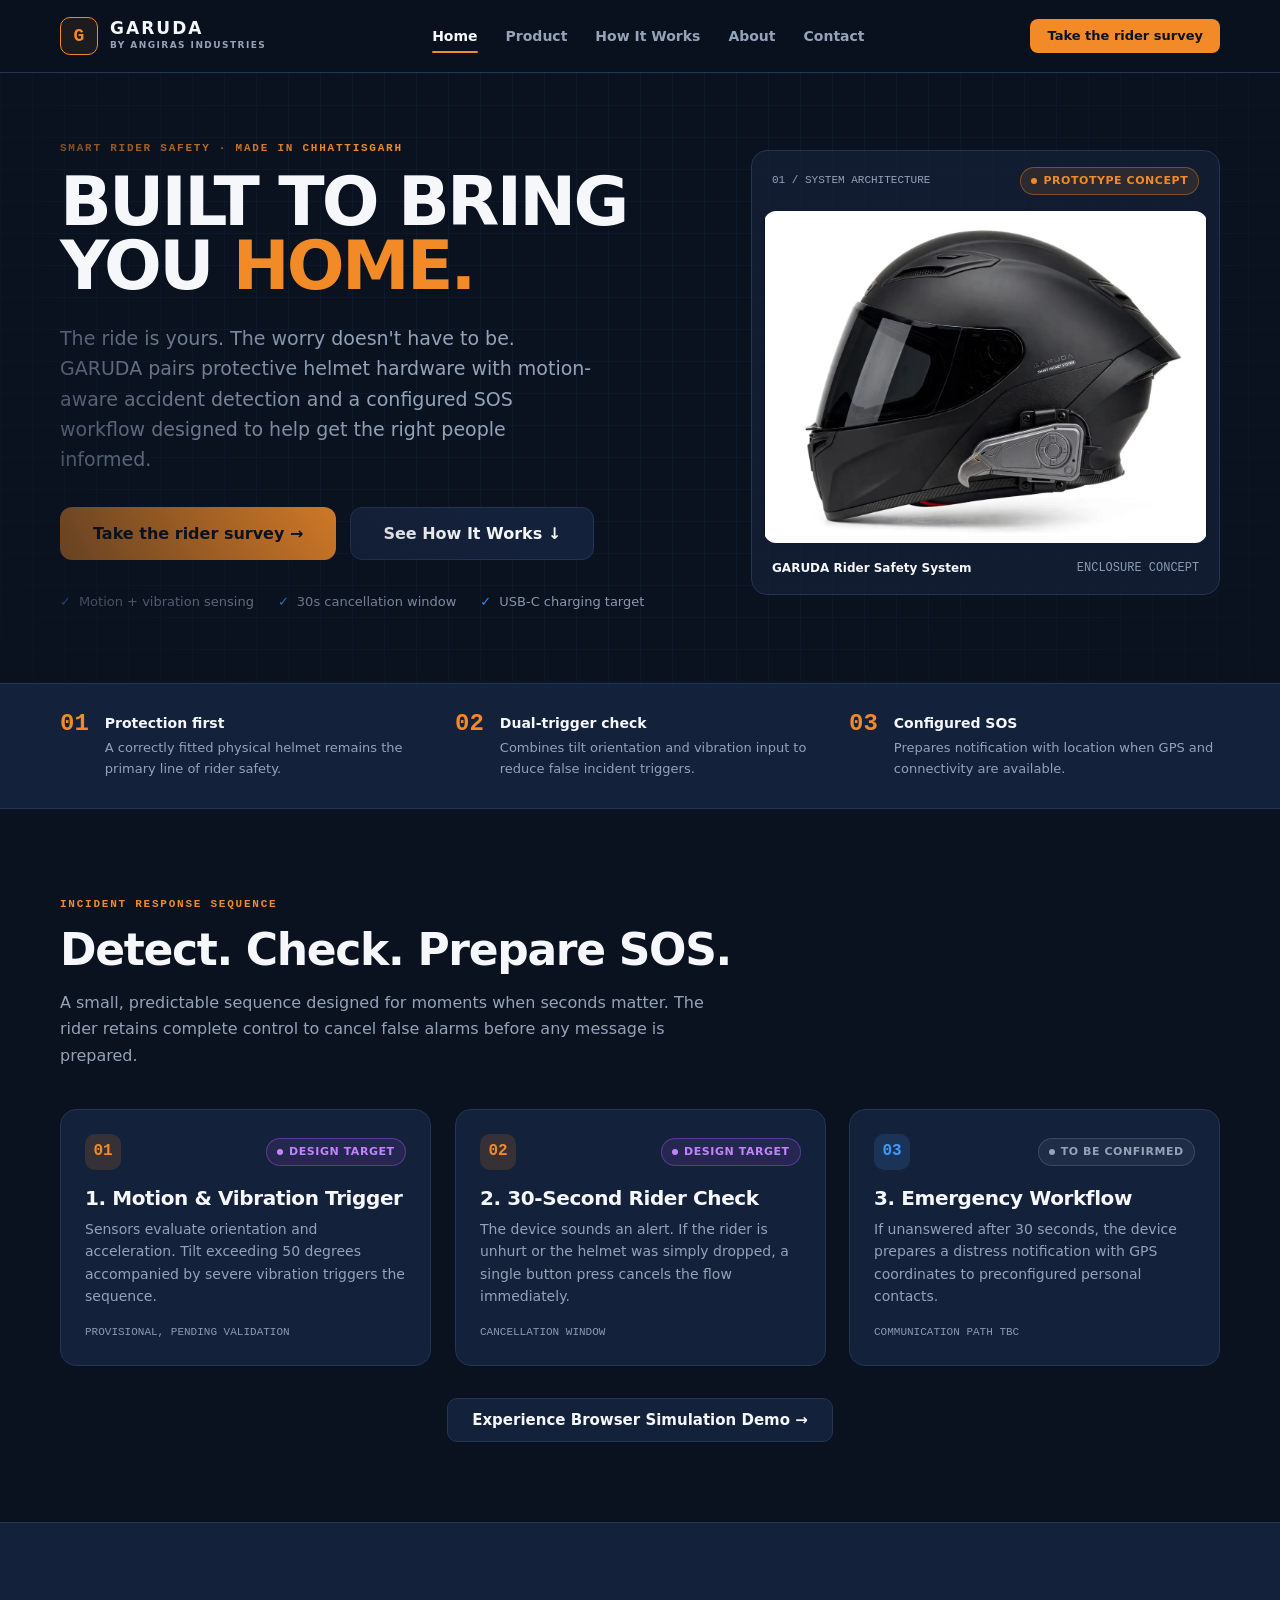
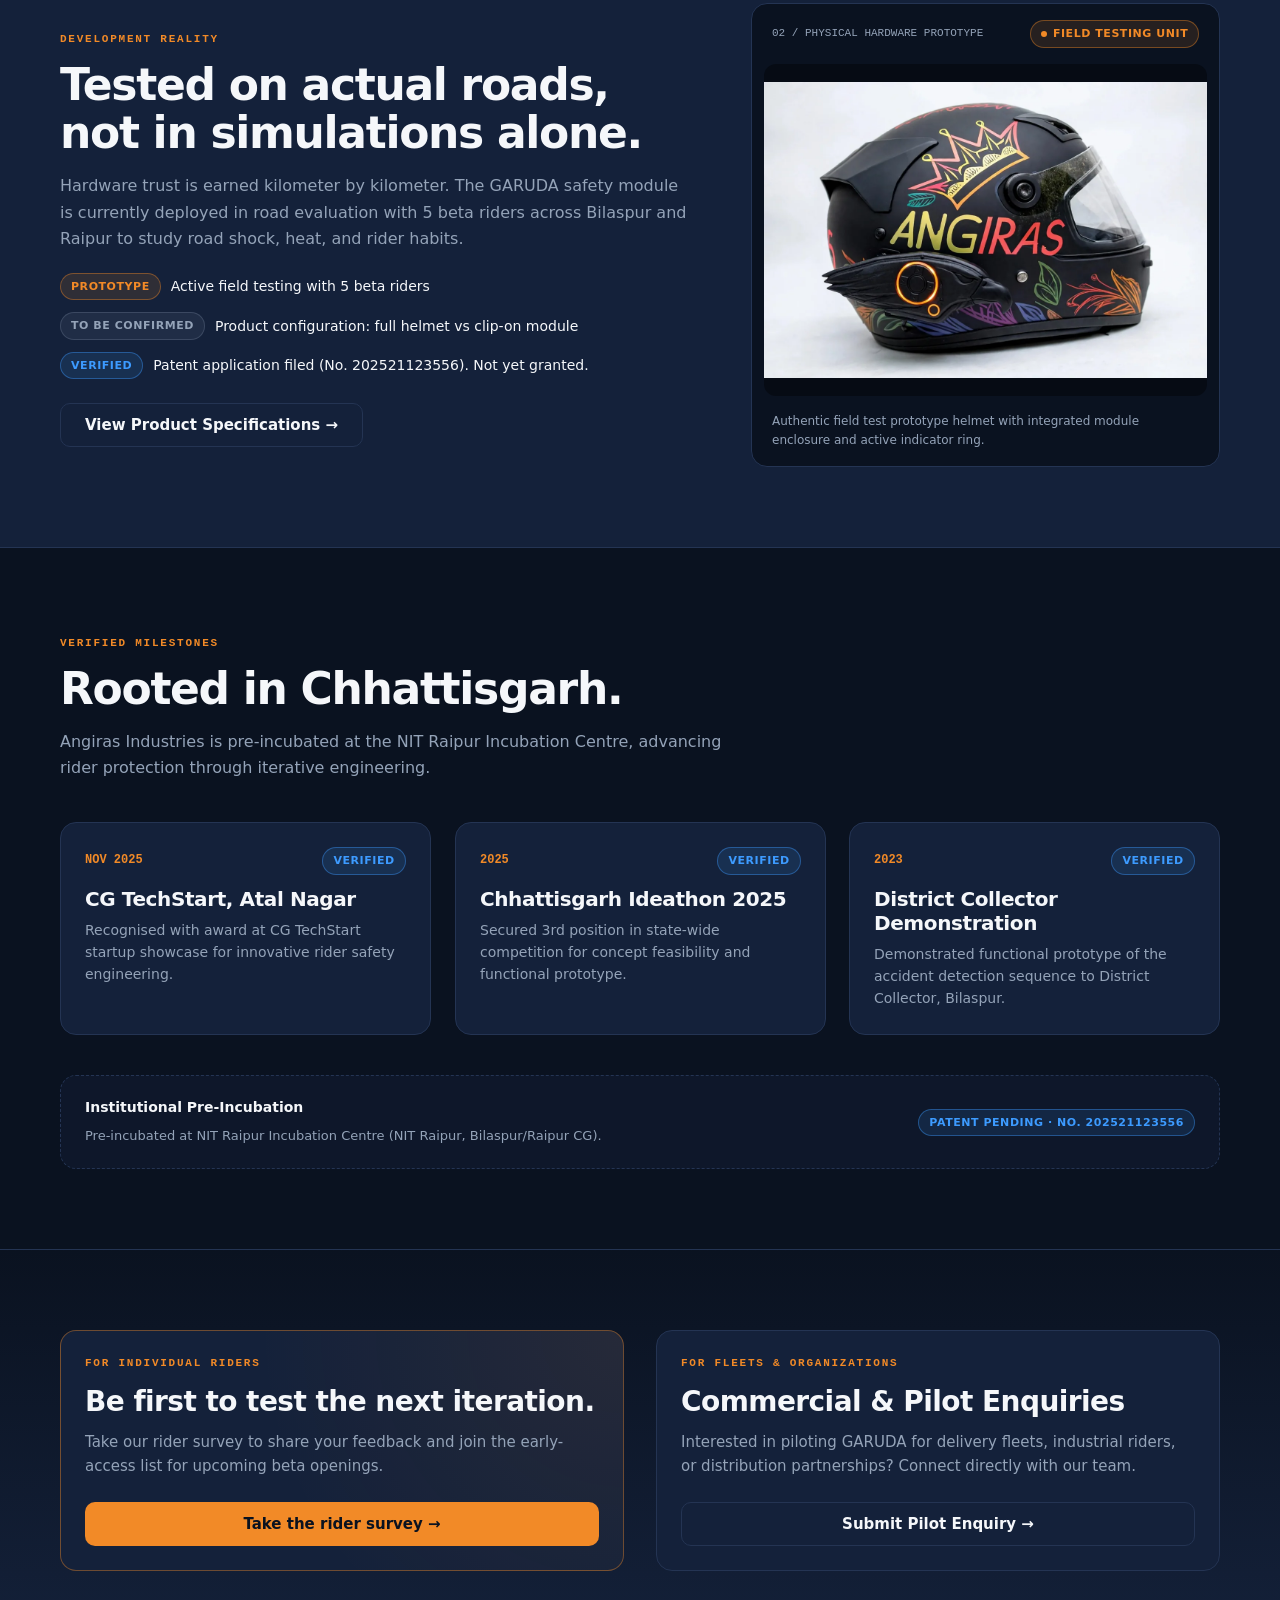
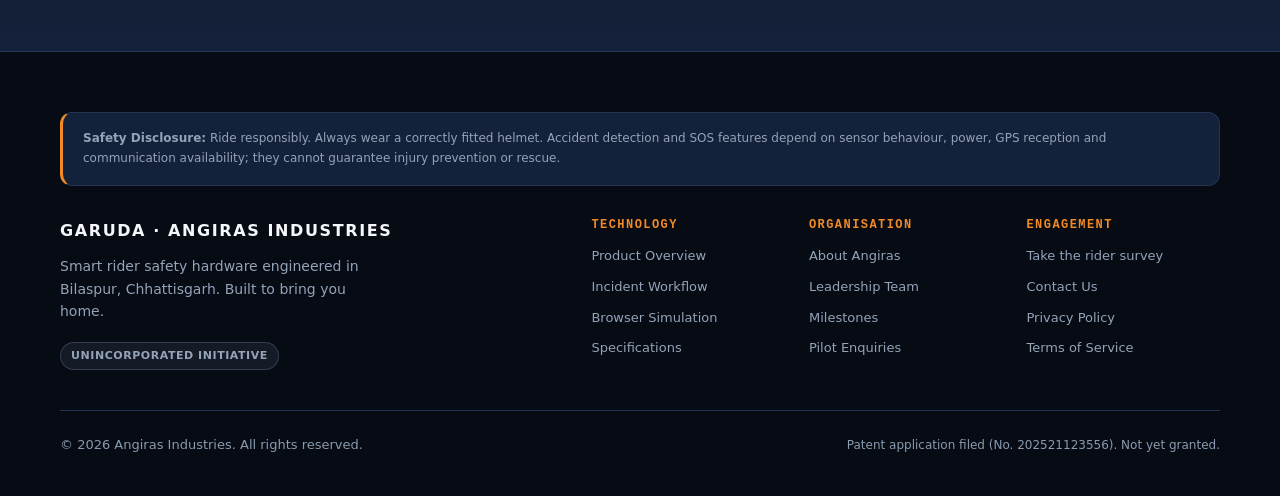
<file: index.html>
<!DOCTYPE html>
<html lang="en">

<head>
  <meta charset="utf-8">
  <meta name="viewport" content="width=device-width, initial-scale=1, viewport-fit=cover">
  <meta name="theme-color" content="#101B2B">
  <meta name="description"
    content="GARUDA by Angiras Industries: Smart rider safety · Made in Chhattisgarh. Built to bring you home.">
  <title>GARUDA — Built to Bring You Home | Angiras Industries</title>
  <link rel="canonical" href="https://YOUR-DOMAIN-HERE/index.html">
  <meta property="og:title" content="GARUDA — Built to Bring You Home | Angiras Industries">
  <meta property="og:description"
    content="Smart rider safety · Made in Chhattisgarh. Protective hardware with structured accident detection and response workflow.">
  <meta property="og:type" content="website">
  <meta property="og:url" content="https://YOUR-DOMAIN-HERE/index.html">
  <meta property="og:image" content="assets/images/garuda-prototype-testing.webp">
  <meta name="twitter:card" content="summary_large_image">
  <meta name="twitter:title" content="GARUDA | Angiras Industries">
  <meta name="twitter:description" content="Smart rider safety · Made in Chhattisgarh. Built to bring you home.">
  <meta name="twitter:image" content="assets/images/garuda-prototype-testing.webp">
  <link rel="icon" type="image/svg+xml" href="favicon.svg">
  <link rel="stylesheet" href="assets/css/base.css">
  <link rel="stylesheet" href="assets/css/components.css">
  <link rel="stylesheet" href="assets/css/animations.css">
  <script type="application/ld+json">
  {
    "@context": "https://schema.org",
    "@type": "Organization",
    "name": "Angiras Industries",
    "url": "https://YOUR-DOMAIN-HERE",
    "logo": "https://YOUR-DOMAIN-HERE/favicon.svg",
    "address": {
      "@type": "PostalAddress",
      "addressLocality": "Bilaspur",
      "addressRegion": "Chhattisgarh",
      "addressCountry": "India"
    },
    "description": "Pre-incubated at NIT Raipur Incubation Centre. Developing smart rider-safety hardware."
  }
  </script>
</head>

<body>
  <!-- Accessible Skip Link -->
  <a href="#main-content" class="skip-link">Skip to main content</a>

  <!-- Header -->
  <header class="site-header">
    <div class="container header-inner">
      <a href="index.html" class="brand" aria-label="GARUDA Home">
        <span class="brand-mark" aria-hidden="true">G</span>
        <span class="brand-text">
          <span class="brand-name">GARUDA</span>
          <span class="brand-sub">BY ANGIRAS INDUSTRIES</span>
        </span>
      </a>

      <!-- Desktop Navigation -->
      <nav class="nav-desktop" aria-label="Main Navigation">
        <a href="index.html" class="nav-link active">Home</a>
        <a href="products/garuda.html" class="nav-link">Product</a>
        <a href="how-it-works.html" class="nav-link">How It Works</a>
        <a href="about.html" class="nav-link">About</a>
        <a href="contact.html" class="nav-link">Contact</a>
      </nav>

      <div class="nav-actions">
        <a href="waitlist.html" class="btn btn-primary btn-sm">Take the rider survey</a>
        <button class="mobile-menu-toggle" type="button" aria-expanded="false" aria-controls="mobile-menu"
          aria-label="Toggle navigation menu">
          <span></span>
          <span></span>
          <span></span>
        </button>
      </div>
    </div>
  </header>

  <!-- Mobile Menu Overlay -->
  <div id="mobile-menu" class="mobile-menu" aria-label="Mobile Navigation">
    <nav class="mobile-nav-links">
      <a href="index.html" class="mobile-nav-link active">Home</a>
      <a href="products/garuda.html" class="mobile-nav-link">Product Overview</a>
      <a href="how-it-works.html" class="mobile-nav-link">How It Works & Simulation</a>
      <a href="about.html" class="mobile-nav-link">About Angiras Industries</a>
      <a href="contact.html" class="mobile-nav-link">Commercial & Pilot Enquiries</a>
      <a href="waitlist.html" class="mobile-nav-link" style="color: var(--color-orange);">Take the rider survey ↗</a>
    </nav>
  </div>

  <main id="main-content">
    <!-- Hero Section -->
    <section class="section hud-grid"
      style="padding-top: 60px; padding-bottom: 70px; border-bottom: 1px solid var(--color-navy-border); overflow: hidden;">
      <div class="container">
        <div style="display: grid; grid-template-columns: 1fr; gap: 40px; align-items: center;"
          class="hero-grid-layout">
          <div>
            <div class="section-kicker">
              Smart rider safety · Made in Chhattisgarh
            </div>
            <h1
              style="font-size: clamp(38px, 7vw, 68px); line-height: 0.95; letter-spacing: -0.04em; margin-bottom: 24px; font-weight: 900;">
              <span class="hero-word">BUILT</span>
              <span class="hero-word">TO</span>
              <span class="hero-word">BRING</span>
              <span class="hero-word">YOU</span>
              <span class="hero-word" style="color: var(--color-orange);">HOME.</span>
            </h1>
            <p
              style="font-size: clamp(16px, 2vw, 19px); line-height: 1.6; color: var(--color-slate-light); max-width: 540px; margin-bottom: 32px;">
              The ride is yours. The worry doesn't have to be. GARUDA pairs protective helmet hardware with motion-aware
              accident detection and a configured SOS workflow designed to help get the right people informed.
            </p>
            <div style="display: flex; flex-wrap: wrap; gap: 14px; align-items: center; margin-bottom: 32px;">
              <a href="waitlist.html" class="btn btn-primary btn-lg">Take the rider survey →</a>
              <a href="#workflow" class="btn btn-secondary btn-lg">See How It Works ↓</a>
            </div>
            <ul
              style="list-style: none; display: flex; flex-wrap: wrap; gap: 16px 24px; font-size: 13px; color: var(--color-slate-light);">
              <li style="display: flex; align-items: center; gap: 8px;">
                <span style="color: var(--color-status-verified); font-weight: 900;">✓</span>
                Motion + vibration sensing
              </li>
              <li style="display: flex; align-items: center; gap: 8px;">
                <span style="color: var(--color-status-verified); font-weight: 900;">✓</span>
                30s cancellation window
              </li>
              <li style="display: flex; align-items: center; gap: 8px;">
                <span style="color: var(--color-status-verified); font-weight: 900;">✓</span>
                USB-C charging target
              </li>
            </ul>
          </div>

          <!-- Hero Visual: Authentic Enclosure Render -->
          <div class="reveal" style="position: relative;">
            <div class="card" style="padding: 12px; background: rgba(20, 33, 58, 0.7); backdrop-filter: blur(8px);">
              <div
                style="display: flex; justify-content: space-between; align-items: center; margin-bottom: 12px; padding: 4px 8px;">
                <span
                  style="font-family: var(--font-mono); font-size: 11px; color: var(--color-slate-light); text-transform: uppercase;">01
                  / SYSTEM ARCHITECTURE</span>
                <span class="badge badge-prototype">
                  <span class="badge-indicator"></span> Prototype Concept
                </span>
              </div>
              <div
                style="position: relative; border-radius: 12px; overflow: hidden; background-color: var(--color-navy-dark); aspect-ratio: 4 / 3;">
                <img src="assets/images/garuda-enclosure-render.webp"
                  alt="GARUDA smart rider safety system CAD enclosure render"
                  width="1200" height="905"
                  fetchpriority="high"
                  style="width: 100%; height: 100%; object-fit: contain;">
              </div>
              <div
                style="display: flex; justify-content: space-between; align-items: center; margin-top: 12px; padding: 4px 8px; font-size: 12px;">
                <span style="color: var(--color-off-white); font-weight: 700;">GARUDA Rider Safety System</span>
                <span style="color: var(--color-slate); font-family: var(--font-mono);">ENCLOSURE CONCEPT</span>
              </div>
            </div>
          </div>
        </div>
      </div>
    </section>

    <!-- Key Principles Strip -->
    <section
      style="background-color: var(--color-navy-panel); border-bottom: 1px solid var(--color-navy-border); padding-block: 28px;">
      <div class="container">
        <div style="display: grid; grid-template-columns: repeat(auto-fit, minmax(260px, 1fr)); gap: 24px;">
          <div class="reveal reveal-delay-1" style="display: flex; gap: 16px; align-items: flex-start;">
            <span
              style="font-family: var(--font-mono); font-size: 24px; font-weight: 900; color: var(--color-orange); line-height: 1;">01</span>
            <div>
              <strong
                style="display: block; font-size: 14px; color: var(--color-off-white); margin-bottom: 4px;">Protection
                first</strong>
              <p style="font-size: 13px; margin: 0; color: var(--color-slate-light);">A correctly fitted physical helmet
                remains the primary line of rider safety.</p>
            </div>
          </div>
          <div class="reveal reveal-delay-2" style="display: flex; gap: 16px; align-items: flex-start;">
            <span
              style="font-family: var(--font-mono); font-size: 24px; font-weight: 900; color: var(--color-orange); line-height: 1;">02</span>
            <div>
              <strong
                style="display: block; font-size: 14px; color: var(--color-off-white); margin-bottom: 4px;">Dual-trigger
                check</strong>
              <p style="font-size: 13px; margin: 0; color: var(--color-slate-light);">Combines tilt orientation and
                vibration input to reduce false incident triggers.</p>
            </div>
          </div>
          <div class="reveal reveal-delay-3" style="display: flex; gap: 16px; align-items: flex-start;">
            <span
              style="font-family: var(--font-mono); font-size: 24px; font-weight: 900; color: var(--color-orange); line-height: 1;">03</span>
            <div>
              <strong
                style="display: block; font-size: 14px; color: var(--color-off-white); margin-bottom: 4px;">Configured
                SOS</strong>
              <p style="font-size: 13px; margin: 0; color: var(--color-slate-light);">Prepares notification with
                location when GPS and connectivity are available.</p>
            </div>
          </div>
        </div>
      </div>
    </section>

    <!-- Detect - Check - SOS Workflow Summary -->
    <section id="workflow" class="section">
      <div class="container">
        <div class="section-head reveal">
          <span class="section-kicker">Incident Response Sequence</span>
          <h2 class="section-title">Detect. Check. Prepare SOS.</h2>
          <p class="section-desc">
            A small, predictable sequence designed for moments when seconds matter. The rider retains complete control
            to cancel false alarms before any message is prepared.
          </p>
        </div>

        <div
          style="display: grid; grid-template-columns: repeat(auto-fit, minmax(280px, 1fr)); gap: 24px; margin-bottom: 32px;">
          <div class="card reveal reveal-delay-1">
            <div style="display: flex; justify-content: space-between; align-items: center; margin-bottom: 16px;">
              <span
                style="width: 36px; height: 36px; border-radius: 10px; background: rgba(242, 138, 39, 0.15); color: var(--color-orange); font-family: var(--font-mono); font-weight: 900; display: grid; place-items: center;">01</span>
              <span class="badge badge-target"><span class="badge-indicator"></span> Design target</span>
            </div>
            <h3 class="card-title">1. Motion & Vibration Trigger</h3>
            <p class="card-desc">
              Sensors evaluate orientation and acceleration. Tilt exceeding 50 degrees accompanied by severe vibration
              triggers the sequence.
            </p>
            <div
              style="margin-top: auto; padding-top: 16px; font-size: 11px; font-family: var(--font-mono); color: var(--color-slate);">
              PROVISIONAL, PENDING VALIDATION
            </div>
          </div>

          <div class="card reveal reveal-delay-2">
            <div style="display: flex; justify-content: space-between; align-items: center; margin-bottom: 16px;">
              <span
                style="width: 36px; height: 36px; border-radius: 10px; background: rgba(242, 138, 39, 0.15); color: var(--color-orange); font-family: var(--font-mono); font-weight: 900; display: grid; place-items: center;">02</span>
              <span class="badge badge-target"><span class="badge-indicator"></span> Design target</span>
            </div>
            <h3 class="card-title">2. 30-Second Rider Check</h3>
            <p class="card-desc">
              The device sounds an alert. If the rider is unhurt or the helmet was simply dropped, a single button press
              cancels the flow immediately.
            </p>
            <div
              style="margin-top: auto; padding-top: 16px; font-size: 11px; font-family: var(--font-mono); color: var(--color-slate);">
              CANCELLATION WINDOW
            </div>
          </div>

          <div class="card reveal reveal-delay-3">
            <div style="display: flex; justify-content: space-between; align-items: center; margin-bottom: 16px;">
              <span
                style="width: 36px; height: 36px; border-radius: 10px; background: rgba(61, 155, 255, 0.15); color: var(--color-status-verified); font-family: var(--font-mono); font-weight: 900; display: grid; place-items: center;">03</span>
              <span class="badge badge-tbc"><span class="badge-indicator"></span> To be confirmed</span>
            </div>
            <h3 class="card-title">3. Emergency Workflow</h3>
            <p class="card-desc">
              If unanswered after 30 seconds, the device prepares a distress notification with GPS coordinates to
              preconfigured personal contacts.
            </p>
            <div
              style="margin-top: auto; padding-top: 16px; font-size: 11px; font-family: var(--font-mono); color: var(--color-slate);">
              COMMUNICATION PATH TBC
            </div>
          </div>
        </div>

        <div class="reveal" style="text-align: center;">
          <a href="how-it-works.html" class="btn btn-secondary">
            Experience Browser Simulation Demo →
          </a>
        </div>
      </div>
    </section>

    <!-- Authentic Field Testing Prototype Showcase -->
    <section class="section"
      style="background-color: var(--color-navy-panel); border-block: 1px solid var(--color-navy-border);">
      <div class="container">
        <div style="display: grid; grid-template-columns: 1fr; gap: 40px; align-items: center;"
          class="hero-grid-layout">
          <div class="reveal">
            <span class="section-kicker">Development Reality</span>
            <h2 class="section-title">Tested on actual roads, not in simulations alone.</h2>
            <p class="section-desc" style="margin-bottom: 20px;">
              Hardware trust is earned kilometer by kilometer. The GARUDA safety module is currently deployed in road
              evaluation with 5 beta riders across Bilaspur and Raipur to study road shock, heat, and rider habits.
            </p>
            <div style="display: flex; flex-direction: column; gap: 12px; margin-bottom: 24px;">
              <div
                style="display: flex; align-items: center; gap: 10px; font-size: 14px; color: var(--color-off-white);">
                <span class="badge badge-prototype">Prototype</span>
                <span>Active field testing with 5 beta riders</span>
              </div>
              <div
                style="display: flex; align-items: center; gap: 10px; font-size: 14px; color: var(--color-off-white);">
                <span class="badge badge-tbc">To be confirmed</span>
                <span>Product configuration: full helmet vs clip-on module</span>
              </div>
              <div
                style="display: flex; align-items: center; gap: 10px; font-size: 14px; color: var(--color-off-white);">
                <span class="badge badge-verified">Verified</span>
                <span>Patent application filed (No. 202521123556). Not yet granted.</span>
              </div>
            </div>
            <a href="products/garuda.html" class="btn btn-secondary">View Product Specifications →</a>
          </div>

          <div class="reveal reveal-delay-2">
            <div class="card" style="padding: 12px; background-color: var(--color-navy-dark);">
              <div
                style="display: flex; justify-content: space-between; align-items: center; margin-bottom: 12px; padding: 4px 8px;">
                <span
                  style="font-family: var(--font-mono); font-size: 11px; color: var(--color-slate-light); text-transform: uppercase;">02
                  / PHYSICAL HARDWARE PROTOTYPE</span>
                <span class="badge badge-prototype"><span class="badge-indicator"></span> Field Testing Unit</span>
              </div>
              <div
                style="position: relative; border-radius: 12px; overflow: hidden; background-color: #060B14; aspect-ratio: 4 / 3;">
                <img src="assets/images/garuda-prototype-testing.webp"
                  alt="Authentic physical prototype helmet with ANGIRAS wordmark and active module"
                  width="1200" height="800"
                  style="width: 100%; height: 100%; object-fit: contain;" loading="lazy">
              </div>
              <div style="margin-top: 12px; padding: 4px 8px; font-size: 12px; color: var(--color-slate-light);">
                Authentic field test prototype helmet with integrated module enclosure and active indicator ring.
              </div>
            </div>
          </div>
        </div>
      </div>
    </section>

    <!-- Verified Milestones Section -->
    <section class="section">
      <div class="container">
        <div class="section-head reveal">
          <span class="section-kicker">Verified Milestones</span>
          <h2 class="section-title">Rooted in Chhattisgarh.</h2>
          <p class="section-desc">
            Angiras Industries is pre-incubated at the NIT Raipur Incubation Centre, advancing rider protection through
            iterative engineering.
          </p>
        </div>

        <div
          style="display: grid; grid-template-columns: repeat(auto-fit, minmax(300px, 1fr)); gap: 24px; margin-bottom: 40px;">
          <div class="card reveal reveal-delay-1">
            <div style="display: flex; justify-content: space-between; align-items: center; margin-bottom: 12px;">
              <span
                style="font-family: var(--font-mono); font-size: 12px; color: var(--color-orange); font-weight: 700;">NOV
                2025</span>
              <span class="badge badge-verified">Verified</span>
            </div>
            <h3 class="card-title">CG TechStart, Atal Nagar</h3>
            <p class="card-desc">Recognised with award at CG TechStart startup showcase for innovative rider safety
              engineering.</p>
          </div>

          <div class="card reveal reveal-delay-2">
            <div style="display: flex; justify-content: space-between; align-items: center; margin-bottom: 12px;">
              <span
                style="font-family: var(--font-mono); font-size: 12px; color: var(--color-orange); font-weight: 700;">2025</span>
              <span class="badge badge-verified">Verified</span>
            </div>
            <h3 class="card-title">Chhattisgarh Ideathon 2025</h3>
            <p class="card-desc">Secured 3rd position in state-wide competition for concept feasibility and functional
              prototype.</p>
          </div>

          <div class="card reveal reveal-delay-3">
            <div style="display: flex; justify-content: space-between; align-items: center; margin-bottom: 12px;">
              <span
                style="font-family: var(--font-mono); font-size: 12px; color: var(--color-orange); font-weight: 700;">2023</span>
              <span class="badge badge-verified">Verified</span>
            </div>
            <h3 class="card-title">District Collector Demonstration</h3>
            <p class="card-desc">Demonstrated functional prototype of the accident detection sequence to District
              Collector, Bilaspur.</p>
          </div>
        </div>

        <!-- Pre-incubation & Patent Notice -->
        <div class="card reveal"
          style="background: rgba(20, 33, 58, 0.4); border-style: dashed; padding: 20px 24px; display: flex; flex-direction: row; flex-wrap: wrap; justify-content: space-between; align-items: center; gap: 16px;">
          <div>
            <strong
              style="color: var(--color-off-white); font-size: 14px; display: block; margin-bottom: 4px;">Institutional
              Pre-Incubation</strong>
            <span style="font-size: 13px; color: var(--color-slate-light);">Pre-incubated at NIT Raipur Incubation
              Centre (NIT Raipur, Bilaspur/Raipur CG).</span>
          </div>
          <div>
            <span class="badge badge-verified">Patent Pending · No. 202521123556</span>
          </div>
        </div>
      </div>
    </section>

    <!-- Waitlist & Partner CTA Banner -->
    <section class="section"
      style="background: linear-gradient(180deg, var(--color-navy-dark) 0%, var(--color-navy-panel) 100%); border-top: 1px solid var(--color-navy-border);">
      <div class="container">
        <div style="display: grid; grid-template-columns: 1fr; gap: 32px;" class="cta-banner-grid">
          <div class="card reveal"
            style="border-color: rgba(242, 138, 39, 0.4); background: radial-gradient(circle at 100% 0%, rgba(242, 138, 39, 0.08), transparent 60%), var(--color-navy-panel);">
            <span class="section-kicker">For Individual Riders</span>
            <h2 style="font-size: 28px; margin-bottom: 12px;">Be first to test the next iteration.</h2>
            <p style="color: var(--color-slate-light); font-size: 15px; margin-bottom: 24px; max-width: 500px;">
              Take our rider survey to share your feedback and join the early-access list for upcoming beta openings.
            </p>
            <a href="waitlist.html" class="btn btn-primary">Take the rider survey →</a>
          </div>

          <div class="card reveal reveal-delay-1" style="background-color: var(--color-navy-panel);">
            <span class="section-kicker">For Fleets & Organizations</span>
            <h2 style="font-size: 28px; margin-bottom: 12px;">Commercial & Pilot Enquiries</h2>
            <p style="color: var(--color-slate-light); font-size: 15px; margin-bottom: 24px; max-width: 500px;">
              Interested in piloting GARUDA for delivery fleets, industrial riders, or distribution partnerships?
              Connect directly with our team.
            </p>
            <a href="contact.html" class="btn btn-secondary">Submit Pilot Enquiry →</a>
          </div>
        </div>
      </div>
    </section>
  </main>

  <!-- Footer -->
  <footer class="site-footer">
    <div class="container">
      <!-- Mandatory Safety Disclaimer Box -->
      <div class="footer-disclaimer-box">
        <p class="footer-disclaimer-text">
          <strong>Safety Disclosure:</strong> Ride responsibly. Always wear a correctly fitted helmet. Accident
          detection and SOS features depend on sensor behaviour, power, GPS reception and communication availability;
          they cannot guarantee injury prevention or rescue.
        </p>
      </div>

      <div class="footer-top">
        <div class="footer-brand-col">
          <div class="footer-brand-title">GARUDA · ANGIRAS INDUSTRIES</div>
          <p class="footer-brand-text">
            Smart rider safety hardware engineered in Bilaspur, Chhattisgarh. Built to bring you home.
          </p>
          <div style="margin-top: 8px;">
            <span class="badge badge-tbc">Unincorporated Initiative</span>
          </div>
        </div>

        <div class="footer-nav-grid">
          <div class="footer-nav-group">
            <h4>Technology</h4>
            <ul>
              <li><a href="products/garuda.html">Product Overview</a></li>
              <li><a href="how-it-works.html">Incident Workflow</a></li>
              <li><a href="how-it-works.html#simulation">Browser Simulation</a></li>
              <li><a href="products/garuda.html#specs">Specifications</a></li>
            </ul>
          </div>

          <div class="footer-nav-group">
            <h4>Organisation</h4>
            <ul>
              <li><a href="about.html">About Angiras</a></li>
              <li><a href="about.html#team">Leadership Team</a></li>
              <li><a href="about.html#milestones">Milestones</a></li>
              <li><a href="contact.html">Pilot Enquiries</a></li>
            </ul>
          </div>

          <div class="footer-nav-group">
            <h4>Engagement</h4>
            <ul>
              <li><a href="waitlist.html">Take the rider survey</a></li>
              <li><a href="contact.html">Contact Us</a></li>
              <li><a href="privacy.html">Privacy Policy</a></li>
              <li><a href="terms.html">Terms of Service</a></li>
            </ul>
          </div>
        </div>
      </div>

      <div class="footer-bottom">
        <div>
          &copy; 2026 Angiras Industries. All rights reserved.
        </div>
        <div style="font-size: 12px; color: var(--color-slate);">
          Patent application filed (No. 202521123556). Not yet granted.
        </div>
      </div>
    </div>
  </footer>

  <style>
    @media (min-width: 900px) {
      .hero-grid-layout {
        grid-template-columns: 1.15fr 0.85fr !important;
        gap: 56px !important;
      }

      .cta-banner-grid {
        grid-template-columns: 1fr 1fr !important;
      }
    }
  </style>

  <script src="assets/js/main.js" defer></script>
  <script src="assets/js/reveal.js" defer></script>
</body>

</html>
</file>
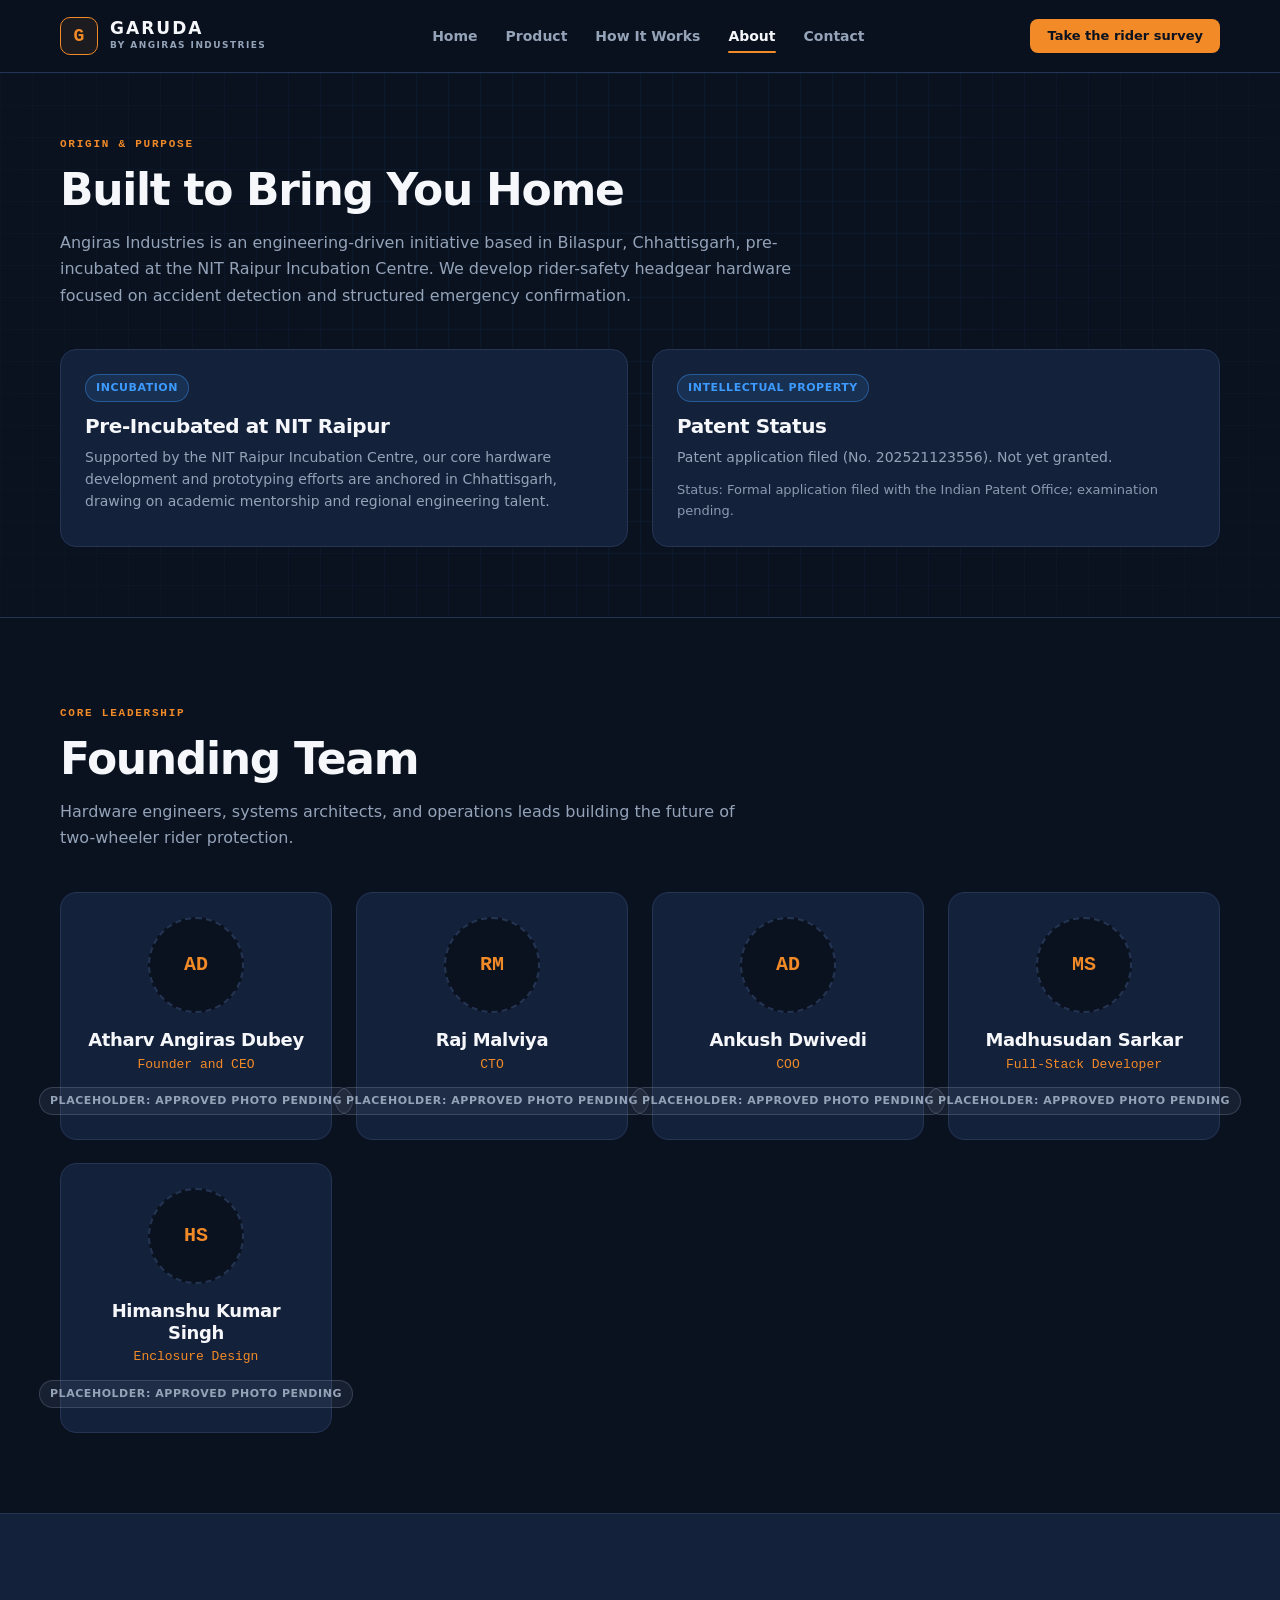
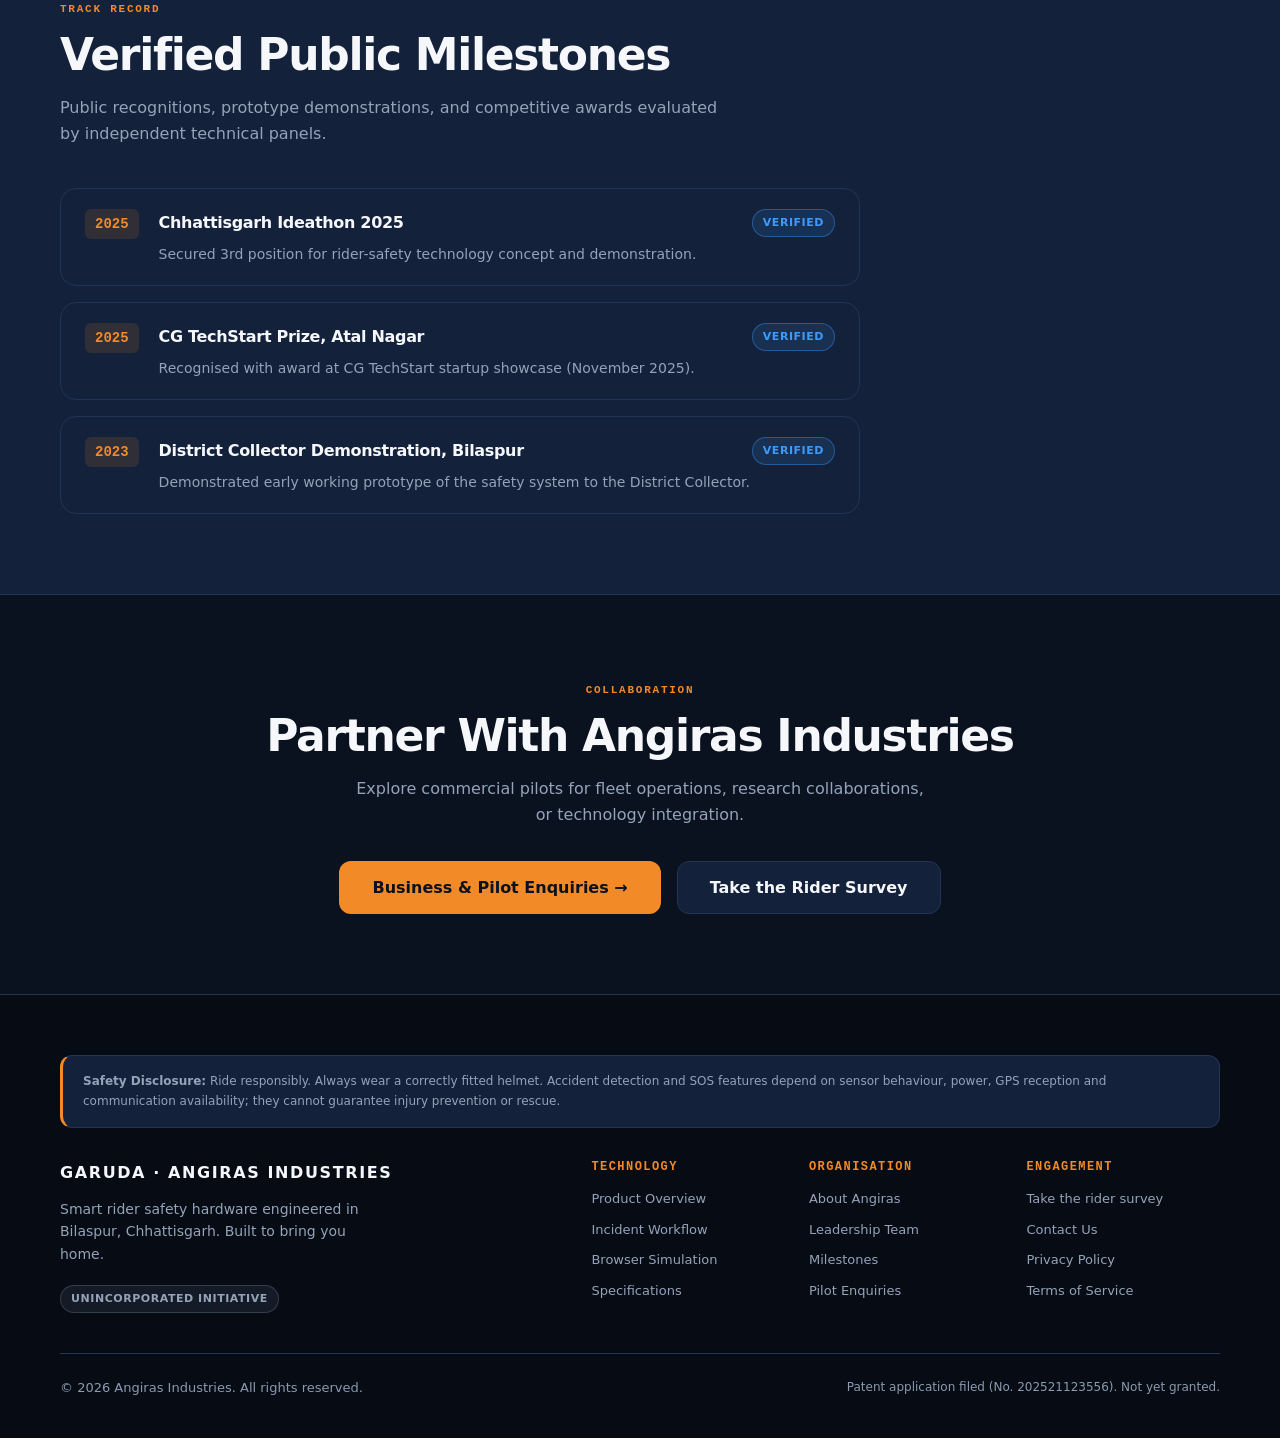
<file: about.html>
<!DOCTYPE html>
<html lang="en">

<head>
  <meta charset="utf-8">
  <meta name="viewport" content="width=device-width, initial-scale=1, viewport-fit=cover">
  <meta name="theme-color" content="#101B2B">
  <meta name="description"
    content="About Angiras Industries: Pre-incubated at NIT Raipur Incubation Centre, Bilaspur, Chhattisgarh. Developing the GARUDA rider-safety system.">
  <title>About Angiras Industries | GARUDA Rider Safety Hardware</title>
  <link rel="canonical" href="https://YOUR-DOMAIN-HERE/about.html">
  <meta property="og:title" content="About Angiras Industries | GARUDA Rider Safety Hardware">
  <meta property="og:description"
    content="Engineering smart rider-safety hardware in Bilaspur, Chhattisgarh. Pre-incubated at NIT Raipur Incubation Centre.">
  <meta property="og:type" content="website">
  <meta property="og:url" content="https://YOUR-DOMAIN-HERE/about.html">
  <meta property="og:image" content="assets/images/garuda-prototype-testing.webp">
  <meta name="twitter:card" content="summary_large_image">
  <meta name="twitter:title" content="About Angiras Industries | GARUDA">
  <meta name="twitter:description"
    content="Engineering smart rider-safety hardware in Bilaspur, Chhattisgarh. Pre-incubated at NIT Raipur Incubation Centre.">
  <meta name="twitter:image" content="assets/images/garuda-prototype-testing.webp">
  <link rel="icon" type="image/svg+xml" href="favicon.svg">
  <link rel="stylesheet" href="assets/css/base.css">
  <link rel="stylesheet" href="assets/css/components.css">
  <link rel="stylesheet" href="assets/css/animations.css">
</head>

<body>
  <!-- Accessible Skip Link -->
  <a href="#main-content" class="skip-link">Skip to main content</a>

  <!-- Header -->
  <header class="site-header">
    <div class="container header-inner">
      <a href="index.html" class="brand" aria-label="GARUDA Home">
        <span class="brand-mark" aria-hidden="true">G</span>
        <span class="brand-text">
          <span class="brand-name">GARUDA</span>
          <span class="brand-sub">BY ANGIRAS INDUSTRIES</span>
        </span>
      </a>

      <!-- Desktop Navigation -->
      <nav class="nav-desktop" aria-label="Main Navigation">
        <a href="index.html" class="nav-link">Home</a>
        <a href="products/garuda.html" class="nav-link">Product</a>
        <a href="how-it-works.html" class="nav-link">How It Works</a>
        <a href="about.html" class="nav-link active">About</a>
        <a href="contact.html" class="nav-link">Contact</a>
      </nav>

      <div class="nav-actions">
        <a href="waitlist.html" class="btn btn-primary btn-sm">Take the rider survey</a>
        <button class="mobile-menu-toggle" type="button" aria-expanded="false" aria-controls="mobile-menu"
          aria-label="Toggle navigation menu">
          <span></span>
          <span></span>
          <span></span>
        </button>
      </div>
    </div>
  </header>

  <!-- Mobile Menu Overlay -->
  <div id="mobile-menu" class="mobile-menu" aria-label="Mobile Navigation">
    <nav class="mobile-nav-links">
      <a href="index.html" class="mobile-nav-link">Home</a>
      <a href="products/garuda.html" class="mobile-nav-link">Product Overview</a>
      <a href="how-it-works.html" class="mobile-nav-link">How It Works & Simulation</a>
      <a href="about.html" class="mobile-nav-link active">About Angiras Industries</a>
      <a href="contact.html" class="mobile-nav-link">Commercial & Pilot Enquiries</a>
      <a href="waitlist.html" class="mobile-nav-link" style="color: var(--color-orange);">Take the rider survey ↗</a>
    </nav>
  </div>

  <main id="main-content">
    <!-- Story & Background Section -->
    <section class="section hud-grid"
      style="padding-top: 56px; padding-bottom: 70px; border-bottom: 1px solid var(--color-navy-border);">
      <div class="container">
        <div class="section-head reveal" style="max-width: 760px;">
          <span class="section-kicker">Origin & Purpose</span>
          <h1 class="section-title">Built to Bring You Home</h1>
          <p class="section-desc">
            Angiras Industries is an engineering-driven initiative based in Bilaspur, Chhattisgarh, pre-incubated at the
            NIT Raipur Incubation Centre. We develop rider-safety headgear hardware focused on accident detection and
            structured emergency confirmation.
          </p>
        </div>

        <div
          style="display: grid; grid-template-columns: repeat(auto-fit, minmax(300px, 1fr)); gap: 24px; margin-top: 36px;">
          <div class="card reveal reveal-delay-1">
            <span class="badge badge-verified" style="margin-bottom: 12px; align-self: flex-start;">Incubation</span>
            <h2 class="card-title">Pre-Incubated at NIT Raipur</h2>
            <p class="card-desc">
              Supported by the NIT Raipur Incubation Centre, our core hardware development and prototyping efforts are
              anchored in Chhattisgarh, drawing on academic mentorship and regional engineering talent.
            </p>
          </div>

          <div class="card reveal reveal-delay-2">
            <span class="badge badge-verified" style="margin-bottom: 12px; align-self: flex-start;">Intellectual
              Property</span>
            <h2 class="card-title">Patent Status</h2>
            <p class="card-desc">
              Patent application filed (No. 202521123556). Not yet granted.
            </p>
            <div style="margin-top: 12px; font-size: 13px; color: var(--color-slate);">
              Status: Formal application filed with the Indian Patent Office; examination pending.
            </div>
          </div>
        </div>
      </div>
    </section>

    <!-- Leadership Team Section -->
    <section id="team" class="section">
      <div class="container">
        <div class="section-head reveal">
          <span class="section-kicker">Core Leadership</span>
          <h2 class="section-title">Founding Team</h2>
          <p class="section-desc">
            Hardware engineers, systems architects, and operations leads building the future of two-wheeler rider
            protection.
          </p>
        </div>

        <div style="display: grid; grid-template-columns: repeat(auto-fit, minmax(240px, 1fr)); gap: 24px;">
          <!-- Team Member 1 -->
          <div class="card reveal reveal-delay-1" style="text-align: center; align-items: center;">
            <div
              style="width: 96px; height: 96px; border-radius: 50%; background: var(--color-navy-dark); border: 2px dashed var(--color-navy-border); display: grid; place-items: center; margin-bottom: 16px; color: var(--color-orange); font-family: var(--font-mono); font-weight: 700; font-size: 20px;">
              AD
            </div>
            <h3 style="font-size: 18px; margin-bottom: 4px; color: var(--color-off-white);">Atharv Angiras Dubey</h3>
            <span
              style="font-size: 13px; font-family: var(--font-mono); color: var(--color-orange); margin-bottom: 12px;">Founder
              and CEO</span>
            <span class="badge badge-tbc" style="font-size: 11px;">PLACEHOLDER: Approved photo pending</span>
          </div>

          <!-- Team Member 2 -->
          <div class="card reveal reveal-delay-2" style="text-align: center; align-items: center;">
            <div
              style="width: 96px; height: 96px; border-radius: 50%; background: var(--color-navy-dark); border: 2px dashed var(--color-navy-border); display: grid; place-items: center; margin-bottom: 16px; color: var(--color-orange); font-family: var(--font-mono); font-weight: 700; font-size: 20px;">
              RM
            </div>
            <h3 style="font-size: 18px; margin-bottom: 4px; color: var(--color-off-white);">Raj Malviya</h3>
            <span
              style="font-size: 13px; font-family: var(--font-mono); color: var(--color-orange); margin-bottom: 12px;">CTO</span>
            <span class="badge badge-tbc" style="font-size: 11px;">PLACEHOLDER: Approved photo pending</span>
          </div>

          <!-- Team Member 3 -->
          <div class="card reveal reveal-delay-3" style="text-align: center; align-items: center;">
            <div
              style="width: 96px; height: 96px; border-radius: 50%; background: var(--color-navy-dark); border: 2px dashed var(--color-navy-border); display: grid; place-items: center; margin-bottom: 16px; color: var(--color-orange); font-family: var(--font-mono); font-weight: 700; font-size: 20px;">
              AD
            </div>
            <h3 style="font-size: 18px; margin-bottom: 4px; color: var(--color-off-white);">Ankush Dwivedi</h3>
            <span
              style="font-size: 13px; font-family: var(--font-mono); color: var(--color-orange); margin-bottom: 12px;">COO</span>
            <span class="badge badge-tbc" style="font-size: 11px;">PLACEHOLDER: Approved photo pending</span>
          </div>

          <!-- Team Member 4 -->
          <div class="card reveal reveal-delay-3" style="text-align: center; align-items: center;">
            <div
              style="width: 96px; height: 96px; border-radius: 50%; background: var(--color-navy-dark); border: 2px dashed var(--color-navy-border); display: grid; place-items: center; margin-bottom: 16px; color: var(--color-orange); font-family: var(--font-mono); font-weight: 700; font-size: 20px;">
              MS
            </div>
            <h3 style="font-size: 18px; margin-bottom: 4px; color: var(--color-off-white);">Madhusudan Sarkar</h3>
            <span
              style="font-size: 13px; font-family: var(--font-mono); color: var(--color-orange); margin-bottom: 12px;">Full-Stack
              Developer</span>
            <span class="badge badge-tbc" style="font-size: 11px;">PLACEHOLDER: Approved photo pending</span>
          </div>

          <!-- Team Member 5 -->
          <div class="card reveal reveal-delay-4" style="text-align: center; align-items: center;">
            <div
              style="width: 96px; height: 96px; border-radius: 50%; background: var(--color-navy-dark); border: 2px dashed var(--color-navy-border); display: grid; place-items: center; margin-bottom: 16px; color: var(--color-orange); font-family: var(--font-mono); font-weight: 700; font-size: 20px;">
              HS
            </div>
            <h3 style="font-size: 18px; margin-bottom: 4px; color: var(--color-off-white);">Himanshu Kumar Singh</h3>
            <span
              style="font-size: 13px; font-family: var(--font-mono); color: var(--color-orange); margin-bottom: 12px;">Enclosure
              Design</span>
            <span class="badge badge-tbc" style="font-size: 11px;">PLACEHOLDER: Approved photo pending</span>
          </div>
        </div>
      </div>
    </section>

    <!-- Milestones Section (Rendered from content.js with approvedForPublic=true ONLY) -->
    <section id="milestones" class="section"
      style="background-color: var(--color-navy-panel); border-block: 1px solid var(--color-navy-border);">
      <div class="container">
        <div class="section-head reveal">
          <span class="section-kicker">Track Record</span>
          <h2 class="section-title">Verified Public Milestones</h2>
          <p class="section-desc">
            Public recognitions, prototype demonstrations, and competitive awards evaluated by independent technical
            panels.
          </p>
        </div>

        <div id="milestones-container" class="reveal"
          style="display: flex; flex-direction: column; gap: 16px; max-width: 800px;">
          <!-- Dynamically populated from content.js, rendering only approved items -->
        </div>
      </div>
    </section>

    <!-- Pilot CTA Section -->
    <section class="section" style="text-align: center;">
      <div class="container reveal">
        <span class="section-kicker">Collaboration</span>
        <h2 class="section-title" style="margin-bottom: 16px;">Partner With Angiras Industries</h2>
        <p class="section-desc" style="max-width: 580px; margin-inline: auto; margin-bottom: 32px;">
          Explore commercial pilots for fleet operations, research collaborations, or technology integration.
        </p>
        <div style="display: flex; justify-content: center; gap: 16px; flex-wrap: wrap;">
          <a href="contact.html" class="btn btn-primary btn-lg">Business & Pilot Enquiries →</a>
          <a href="waitlist.html" class="btn btn-secondary btn-lg">Take the Rider Survey</a>
        </div>
      </div>
    </section>
  </main>

  <!-- Footer -->
  <footer class="site-footer">
    <div class="container">
      <!-- Mandatory Safety Disclaimer Box -->
      <div class="footer-disclaimer-box">
        <p class="footer-disclaimer-text">
          <strong>Safety Disclosure:</strong> Ride responsibly. Always wear a correctly fitted helmet. Accident
          detection and SOS features depend on sensor behaviour, power, GPS reception and communication availability;
          they cannot guarantee injury prevention or rescue.
        </p>
      </div>

      <div class="footer-top">
        <div class="footer-brand-col">
          <div class="footer-brand-title">GARUDA · ANGIRAS INDUSTRIES</div>
          <p class="footer-brand-text">
            Smart rider safety hardware engineered in Bilaspur, Chhattisgarh. Built to bring you home.
          </p>
          <div style="margin-top: 8px;">
            <span class="badge badge-tbc">Unincorporated Initiative</span>
          </div>
        </div>

        <div class="footer-nav-grid">
          <div class="footer-nav-group">
            <h4>Technology</h4>
            <ul>
              <li><a href="products/garuda.html">Product Overview</a></li>
              <li><a href="how-it-works.html">Incident Workflow</a></li>
              <li><a href="how-it-works.html#simulation">Browser Simulation</a></li>
              <li><a href="products/garuda.html#specs">Specifications</a></li>
            </ul>
          </div>

          <div class="footer-nav-group">
            <h4>Organisation</h4>
            <ul>
              <li><a href="about.html">About Angiras</a></li>
              <li><a href="about.html#team">Leadership Team</a></li>
              <li><a href="about.html#milestones">Milestones</a></li>
              <li><a href="contact.html">Pilot Enquiries</a></li>
            </ul>
          </div>

          <div class="footer-nav-group">
            <h4>Engagement</h4>
            <ul>
              <li><a href="waitlist.html">Take the rider survey</a></li>
              <li><a href="contact.html">Contact Us</a></li>
              <li><a href="privacy.html">Privacy Policy</a></li>
              <li><a href="terms.html">Terms of Service</a></li>
            </ul>
          </div>
        </div>
      </div>

      <div class="footer-bottom">
        <div>
          &copy; 2026 Angiras Industries. All rights reserved.
        </div>
        <div style="font-size: 12px; color: var(--color-slate);">
          Patent application filed (No. 202521123556). Not yet granted.
        </div>
      </div>
    </div>
  </footer>

  <script src="assets/js/config.js" defer></script>
  <script src="assets/js/content.js" defer></script>
  <script src="assets/js/main.js" defer></script>
  <script src="assets/js/reveal.js" defer></script>
  <script>
    document.addEventListener("DOMContentLoaded", function () {
      var container = document.getElementById("milestones-container");
      if (!container || !window.GARUDA_CONTENT) return;

      var publicMilestones = (window.GARUDA_CONTENT.milestones || []).filter(function (m) {
        return m.approvedForPublic === true;
      });

      publicMilestones.forEach(function (item) {
        var card = document.createElement("div");
        card.className = "card";
        card.style.padding = "20px 24px";
        card.style.flexDirection = "row";
        card.style.alignItems = "flex-start";
        card.style.gap = "20px";

        var yearBadge = document.createElement("div");
        yearBadge.style.fontFamily = "var(--font-mono)";
        yearBadge.style.fontSize = "14px";
        yearBadge.style.fontWeight = "700";
        yearBadge.style.color = "var(--color-orange)";
        yearBadge.style.padding = "4px 10px";
        yearBadge.style.background = "rgba(242, 138, 39, 0.12)";
        yearBadge.style.borderRadius = "6px";
        yearBadge.style.whiteSpace = "nowrap";
        yearBadge.textContent = item.year;

        var contentDiv = document.createElement("div");
        contentDiv.style.flex = "1";

        var headerDiv = document.createElement("div");
        headerDiv.style.display = "flex";
        headerDiv.style.justifyContent = "space-between";
        headerDiv.style.alignItems = "center";
        headerDiv.style.marginBottom = "6px";
        headerDiv.style.flexWrap = "wrap";
        headerDiv.style.gap = "8px";

        var titleEl = document.createElement("h3");
        titleEl.style.fontSize = "16px";
        titleEl.style.color = "var(--color-off-white)";
        titleEl.style.margin = "0";
        titleEl.textContent = item.title;

        var statusBadge = document.createElement("span");
        statusBadge.className = "badge badge-verified";
        statusBadge.textContent = item.status;

        headerDiv.appendChild(titleEl);
        headerDiv.appendChild(statusBadge);

        var descEl = document.createElement("p");
        descEl.style.fontSize = "14px";
        descEl.style.color = "var(--color-slate-light)";
        descEl.style.margin = "0";
        descEl.textContent = item.description;

        contentDiv.appendChild(headerDiv);
        contentDiv.appendChild(descEl);

        card.appendChild(yearBadge);
        card.appendChild(contentDiv);
        container.appendChild(card);
      });
    });
  </script>
</body>

</html>
</file>
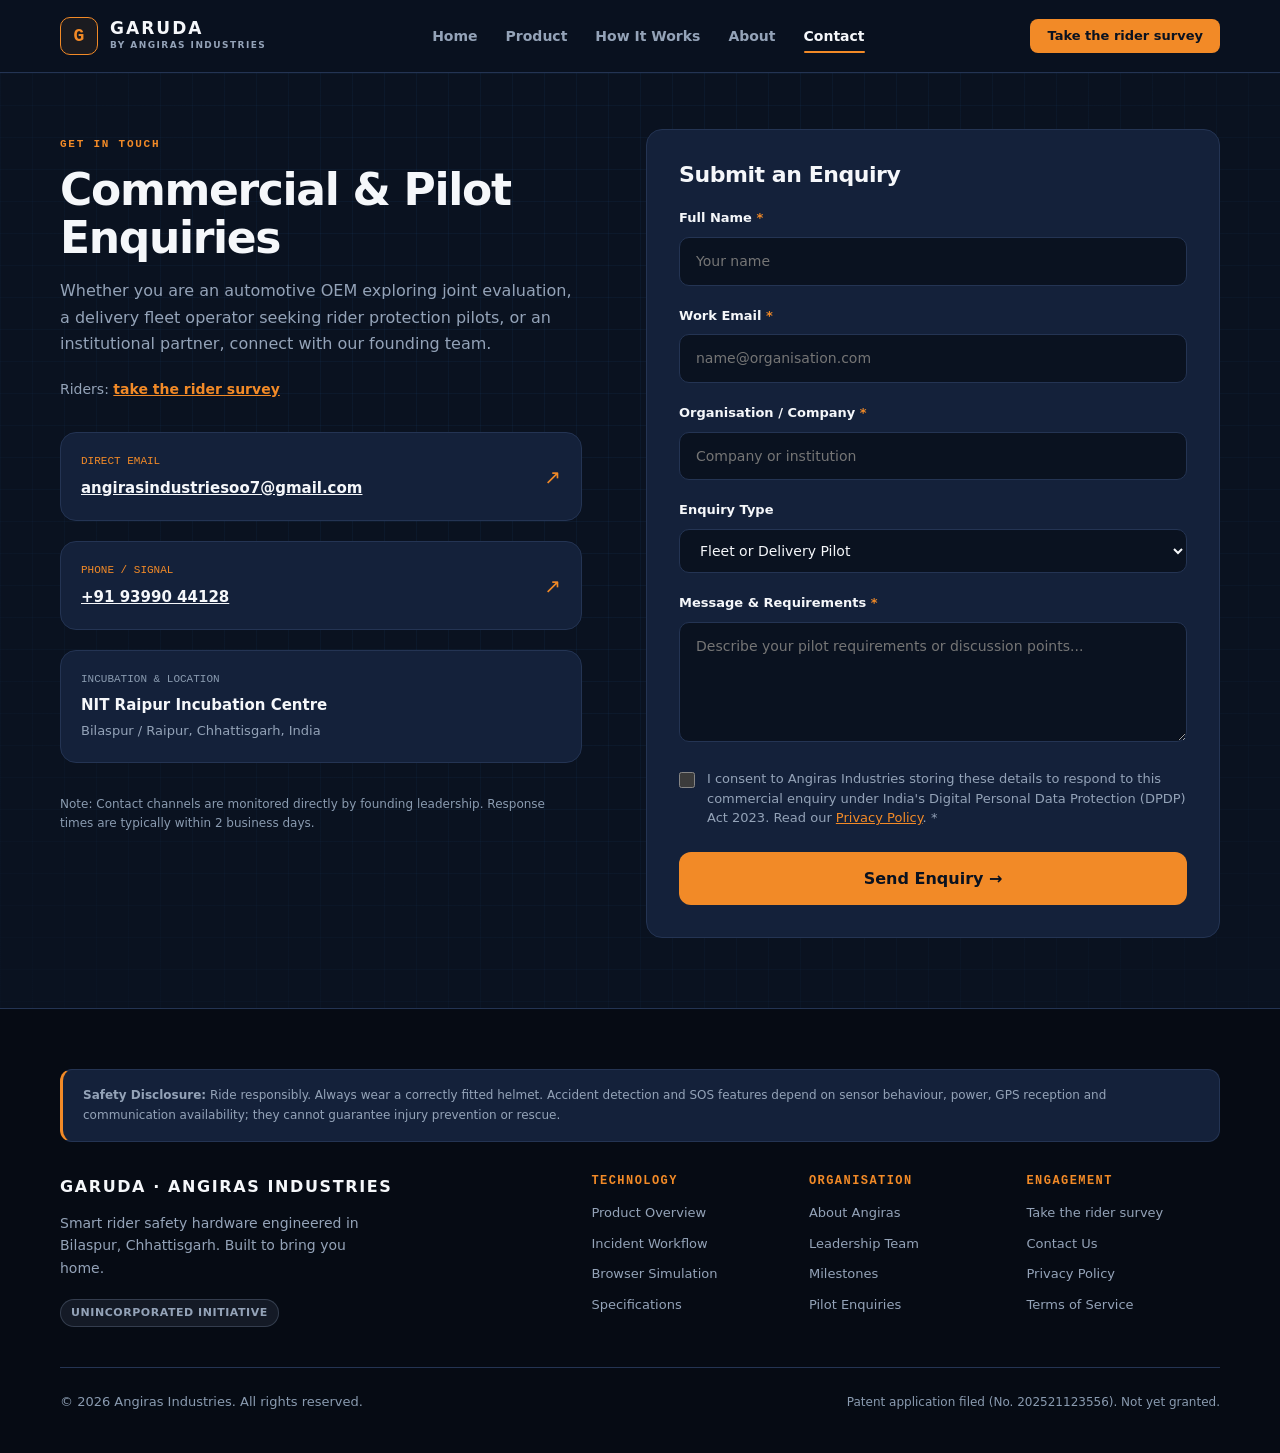
<file: contact.html>
<!DOCTYPE html>
<html lang="en">
<head>
  <meta charset="utf-8">
  <meta name="viewport" content="width=device-width, initial-scale=1, viewport-fit=cover">
  <meta name="theme-color" content="#101B2B">
  <meta name="description" content="Contact Angiras Industries: Commercial partnerships, fleet pilots, investment enquiries, and product information.">
  <title>Contact & Commercial Enquiries | Angiras Industries</title>
  <link rel="canonical" href="https://YOUR-DOMAIN-HERE/contact.html">
  <meta property="og:title" content="Contact & Commercial Enquiries | Angiras Industries">
  <meta property="og:description" content="Connect with the founding team of Angiras Industries for commercial pilots, fleet partnerships, and hardware evaluation.">
  <meta property="og:type" content="website">
  <meta property="og:url" content="https://YOUR-DOMAIN-HERE/contact.html">
  <meta property="og:image" content="assets/images/garuda-prototype-testing.webp">
  <meta name="twitter:card" content="summary_large_image">
  <meta name="twitter:title" content="Contact Angiras Industries | GARUDA">
  <meta name="twitter:description" content="Commercial partnerships and pilot evaluation for the GARUDA rider safety system.">
  <meta name="twitter:image" content="assets/images/garuda-prototype-testing.webp">
  <link rel="icon" type="image/svg+xml" href="favicon.svg">
  <link rel="stylesheet" href="assets/css/base.css">
  <link rel="stylesheet" href="assets/css/components.css">
  <link rel="stylesheet" href="assets/css/animations.css">
</head>
<body>
  <!-- Accessible Skip Link -->
  <a href="#main-content" class="skip-link">Skip to main content</a>

  <!-- Header -->
  <header class="site-header">
    <div class="container header-inner">
      <a href="index.html" class="brand" aria-label="GARUDA Home">
        <span class="brand-mark" aria-hidden="true">G</span>
        <span class="brand-text">
          <span class="brand-name">GARUDA</span>
          <span class="brand-sub">BY ANGIRAS INDUSTRIES</span>
        </span>
      </a>

      <!-- Desktop Navigation -->
      <nav class="nav-desktop" aria-label="Main Navigation">
        <a href="index.html" class="nav-link">Home</a>
        <a href="products/garuda.html" class="nav-link">Product</a>
        <a href="how-it-works.html" class="nav-link">How It Works</a>
        <a href="about.html" class="nav-link">About</a>
        <a href="contact.html" class="nav-link active">Contact</a>
      </nav>

      <div class="nav-actions">
        <a href="waitlist.html" class="btn btn-primary btn-sm">Take the rider survey</a>
        <button class="mobile-menu-toggle" type="button" aria-expanded="false" aria-controls="mobile-menu" aria-label="Toggle navigation menu">
          <span></span>
          <span></span>
          <span></span>
        </button>
      </div>
    </div>
  </header>

  <!-- Mobile Menu Overlay -->
  <div id="mobile-menu" class="mobile-menu" aria-label="Mobile Navigation">
    <nav class="mobile-nav-links">
      <a href="index.html" class="mobile-nav-link">Home</a>
      <a href="products/garuda.html" class="mobile-nav-link">Product Overview</a>
      <a href="how-it-works.html" class="mobile-nav-link">How It Works & Simulation</a>
      <a href="about.html" class="mobile-nav-link">About Angiras Industries</a>
      <a href="contact.html" class="mobile-nav-link active">Commercial & Pilot Enquiries</a>
      <a href="waitlist.html" class="mobile-nav-link" style="color: var(--color-orange);">Take the rider survey ↗</a>
    </nav>
  </div>

  <main id="main-content">
    <section class="section hud-grid" style="padding-top: 56px; padding-bottom: 70px;">
      <div class="container">
        <div style="display: grid; grid-template-columns: 1fr; gap: 48px;" class="contact-layout">
          <!-- Left Col: Information -->
          <div class="reveal">
            <span class="section-kicker">Get In Touch</span>
            <h1 class="section-title">Commercial & Pilot Enquiries</h1>
            <p class="section-desc" style="margin-bottom: 20px;">
              Whether you are an automotive OEM exploring joint evaluation, a delivery fleet operator seeking rider protection pilots, or an institutional partner, connect with our founding team.
            </p>

            <p style="margin-bottom: 32px; font-size: 14px; color: var(--color-slate-light);">
              Riders: <a href="waitlist.html" style="color: var(--color-orange); text-decoration: underline; font-weight: 600;">take the rider survey</a>
            </p>

            <div style="display: flex; flex-direction: column; gap: 20px; margin-bottom: 32px;">
              <div class="card" style="padding: 20px; flex-direction: row; align-items: center; justify-content: space-between;">
                <div>
                  <span style="font-family: var(--font-mono); font-size: 11px; text-transform: uppercase; color: var(--color-orange); display: block; margin-bottom: 4px;">Direct Email</span>
                  <a id="contact-email-link" href="mailto:angirasindustriesoo7@gmail.com" style="color: var(--color-off-white); font-weight: 700; font-size: 15px; text-decoration: underline;">
                    angirasindustriesoo7@gmail.com
                  </a>
                </div>
                <span style="color: var(--color-orange); font-size: 20px;" aria-hidden="true">↗</span>
              </div>

              <div class="card" style="padding: 20px; flex-direction: row; align-items: center; justify-content: space-between;">
                <div>
                  <span style="font-family: var(--font-mono); font-size: 11px; text-transform: uppercase; color: var(--color-orange); display: block; margin-bottom: 4px;">Phone / Signal</span>
                  <a id="contact-phone-link" href="tel:+919399044128" style="color: var(--color-off-white); font-weight: 700; font-size: 15px; text-decoration: underline;">
                    +91 93990 44128
                  </a>
                </div>
                <span style="color: var(--color-orange); font-size: 20px;" aria-hidden="true">↗</span>
              </div>

              <div class="card" style="padding: 20px;">
                <span style="font-family: var(--font-mono); font-size: 11px; text-transform: uppercase; color: var(--color-slate); display: block; margin-bottom: 4px;">Incubation & Location</span>
                <strong style="color: var(--color-off-white); font-size: 15px; display: block; margin-bottom: 4px;">NIT Raipur Incubation Centre</strong>
                <p style="margin: 0; font-size: 13px; color: var(--color-slate-light);">Bilaspur / Raipur, Chhattisgarh, India</p>
              </div>
            </div>

            <div style="font-size: 12px; color: var(--color-slate); line-height: 1.6;">
              Note: Contact channels are monitored directly by founding leadership. Response times are typically within 2 business days.
            </div>
          </div>

          <!-- Right Col: Form -->
          <div class="reveal reveal-delay-1">
            <div class="card" style="padding: 32px; background-color: var(--color-navy-panel);">
              <h2 style="font-size: 22px; margin-bottom: 20px; color: var(--color-off-white);">
                Submit an Enquiry
              </h2>

              <form id="enquiry-form" novalidate>
                <!-- Honeypot anti-spam field -->
                <input type="text" name="_gotcha" style="display:none !important;" tabindex="-1" autocomplete="off" aria-hidden="true">

                <!-- Submission Status Banner -->
                <div class="form-status-banner" role="alert" aria-live="polite"></div>

                <div class="form-group">
                  <label for="enquiry-name" class="form-label">
                    Full Name <span class="req">*</span>
                  </label>
                  <input type="text" id="enquiry-name" name="name" class="form-input" placeholder="Your name" required aria-required="true">
                  <div class="form-error"></div>
                </div>

                <div class="form-group">
                  <label for="enquiry-email" class="form-label">
                    Work Email <span class="req">*</span>
                  </label>
                  <input type="email" id="enquiry-email" name="email" class="form-input" placeholder="name@organisation.com" required aria-required="true">
                  <div class="form-error"></div>
                </div>

                <div class="form-group">
                  <label for="enquiry-org" class="form-label">
                    Organisation / Company <span class="req">*</span>
                  </label>
                  <input type="text" id="enquiry-org" name="organisation" class="form-input" placeholder="Company or institution" required aria-required="true">
                  <div class="form-error"></div>
                </div>

                <div class="form-group">
                  <label for="enquiry-type" class="form-label">
                    Enquiry Type
                  </label>
                  <select id="enquiry-type" name="enquiry_type" class="form-select">
                    <option value="pilot">Fleet or Delivery Pilot</option>
                    <option value="partnership">Automotive OEM / Hardware Partnership</option>
                    <option value="investment">Institutional Investment</option>
                    <option value="media">Media or Research Inquiry</option>
                    <option value="other">Other Inquiry</option>
                  </select>
                </div>

                <div class="form-group">
                  <label for="enquiry-message" class="form-label">
                    Message & Requirements <span class="req">*</span>
                  </label>
                  <textarea id="enquiry-message" name="message" class="form-textarea" placeholder="Describe your pilot requirements or discussion points..." required aria-required="true"></textarea>
                  <div class="form-error"></div>
                </div>

                <div class="form-group" style="margin-top: 20px; margin-bottom: 24px;">
                  <label class="form-checkbox-label">
                    <input type="checkbox" id="enquiry-consent" name="consent" class="form-checkbox" required aria-required="true">
                    <span>
                      I consent to Angiras Industries storing these details to respond to this commercial enquiry under India's Digital Personal Data Protection (DPDP) Act 2023. Read our <a href="privacy.html" style="color: var(--color-orange); text-decoration: underline;" target="_blank">Privacy Policy</a>. <span class="req">*</span>
                    </span>
                  </label>
                  <div class="form-error"></div>
                </div>

                <button type="submit" class="btn btn-primary btn-block btn-lg">
                  Send Enquiry →
                </button>
              </form>
            </div>
          </div>
        </div>
      </div>
    </section>
  </main>

  <!-- Footer -->
  <footer class="site-footer">
    <div class="container">
      <!-- Mandatory Safety Disclaimer Box -->
      <div class="footer-disclaimer-box">
        <p class="footer-disclaimer-text">
          <strong>Safety Disclosure:</strong> Ride responsibly. Always wear a correctly fitted helmet. Accident detection and SOS features depend on sensor behaviour, power, GPS reception and communication availability; they cannot guarantee injury prevention or rescue.
        </p>
      </div>

      <div class="footer-top">
        <div class="footer-brand-col">
          <div class="footer-brand-title">GARUDA · ANGIRAS INDUSTRIES</div>
          <p class="footer-brand-text">
            Smart rider safety hardware engineered in Bilaspur, Chhattisgarh. Built to bring you home.
          </p>
          <div style="margin-top: 8px;">
            <span class="badge badge-tbc">Unincorporated Initiative</span>
          </div>
        </div>

        <div class="footer-nav-grid">
          <div class="footer-nav-group">
            <h4>Technology</h4>
            <ul>
              <li><a href="products/garuda.html">Product Overview</a></li>
              <li><a href="how-it-works.html">Incident Workflow</a></li>
              <li><a href="how-it-works.html#simulation">Browser Simulation</a></li>
              <li><a href="products/garuda.html#specs">Specifications</a></li>
            </ul>
          </div>

          <div class="footer-nav-group">
            <h4>Organisation</h4>
            <ul>
              <li><a href="about.html">About Angiras</a></li>
              <li><a href="about.html#team">Leadership Team</a></li>
              <li><a href="about.html#milestones">Milestones</a></li>
              <li><a href="contact.html">Pilot Enquiries</a></li>
            </ul>
          </div>

          <div class="footer-nav-group">
            <h4>Engagement</h4>
            <ul>
              <li><a href="waitlist.html">Take the rider survey</a></li>
              <li><a href="contact.html">Contact Us</a></li>
              <li><a href="privacy.html">Privacy Policy</a></li>
              <li><a href="terms.html">Terms of Service</a></li>
            </ul>
          </div>
        </div>
      </div>

      <div class="footer-bottom">
        <div>
          &copy; 2026 Angiras Industries. All rights reserved.
        </div>
        <div style="font-size: 12px; color: var(--color-slate);">
          Patent application filed (No. 202521123556). Not yet granted.
        </div>
      </div>
    </div>
  </footer>

  <style>
    @media (min-width: 860px) {
      .contact-layout {
        grid-template-columns: 1fr 1.1fr !important;
        gap: 64px !important;
      }
    }
  </style>

  <script src="assets/js/config.js" defer></script>
  <script src="assets/js/main.js" defer></script>
  <script src="assets/js/reveal.js" defer></script>
  <script src="assets/js/forms.js" defer></script>
</body>
</html>
</file>
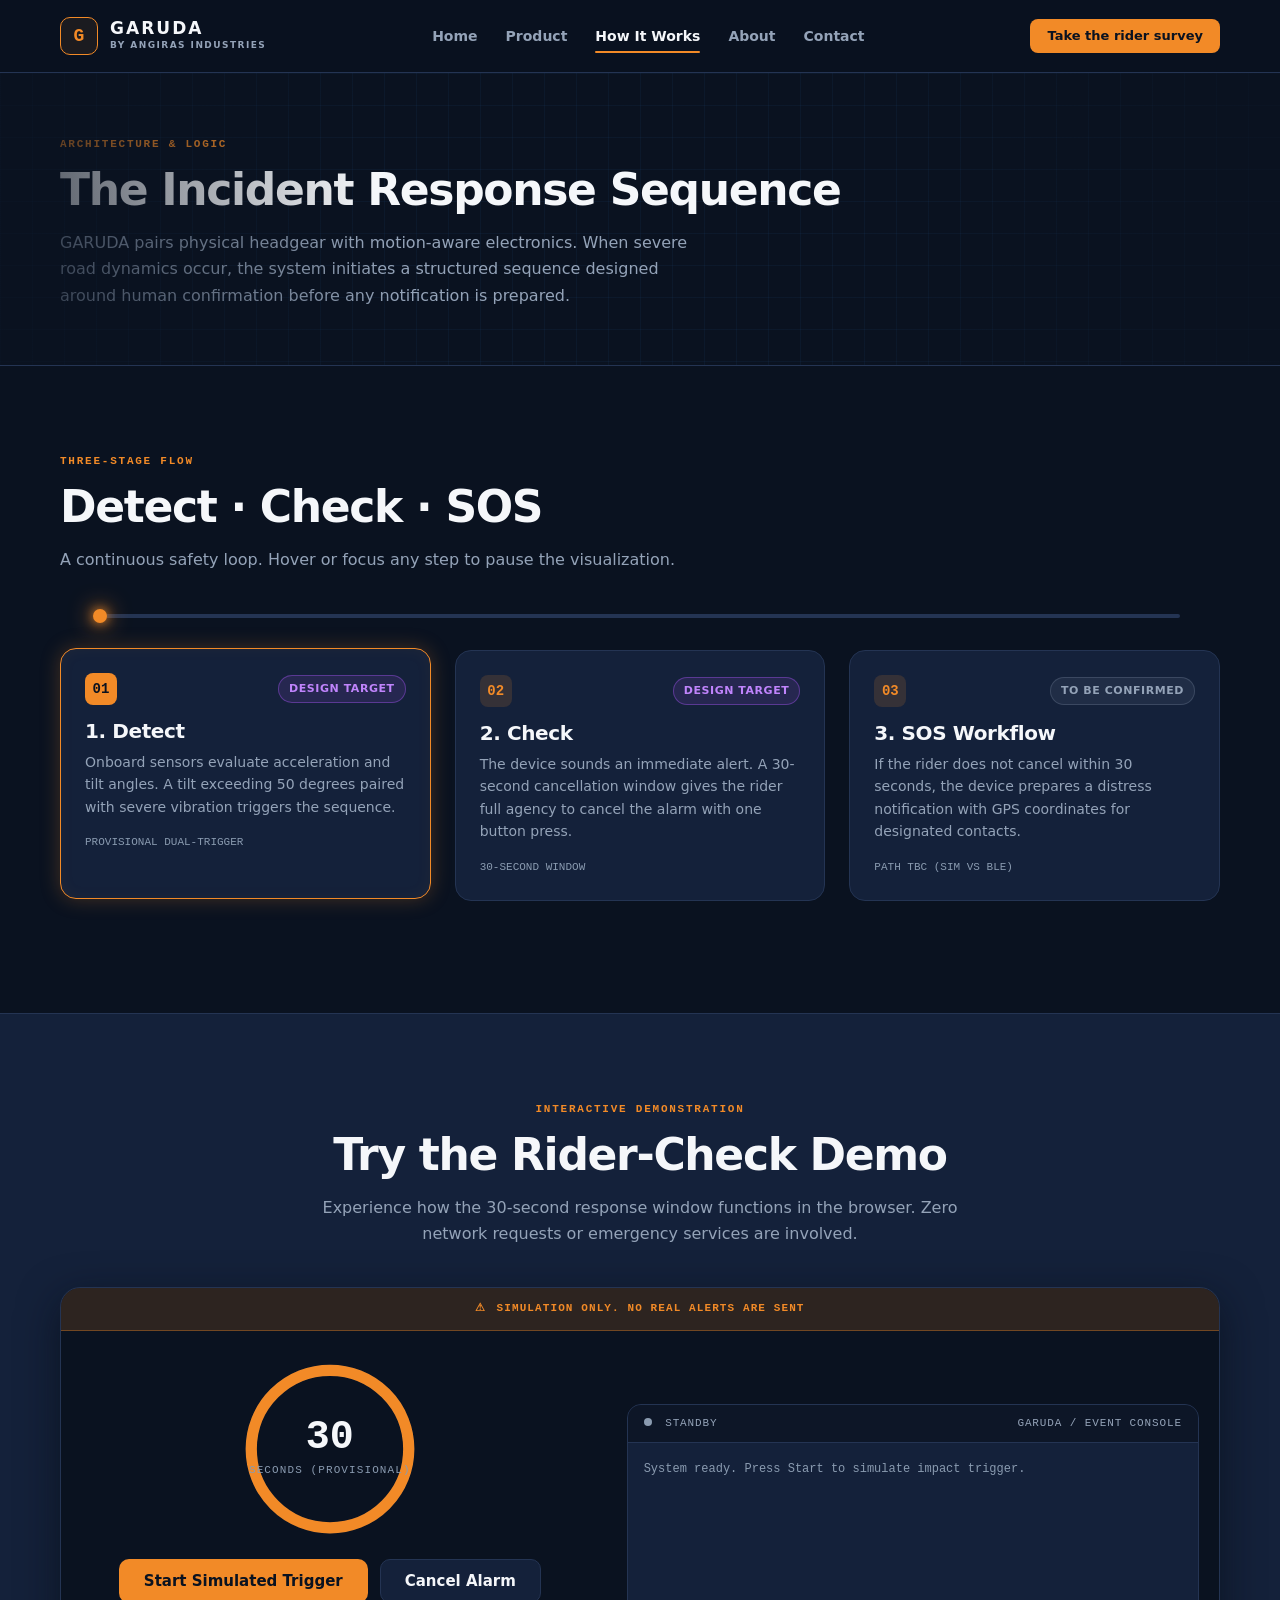
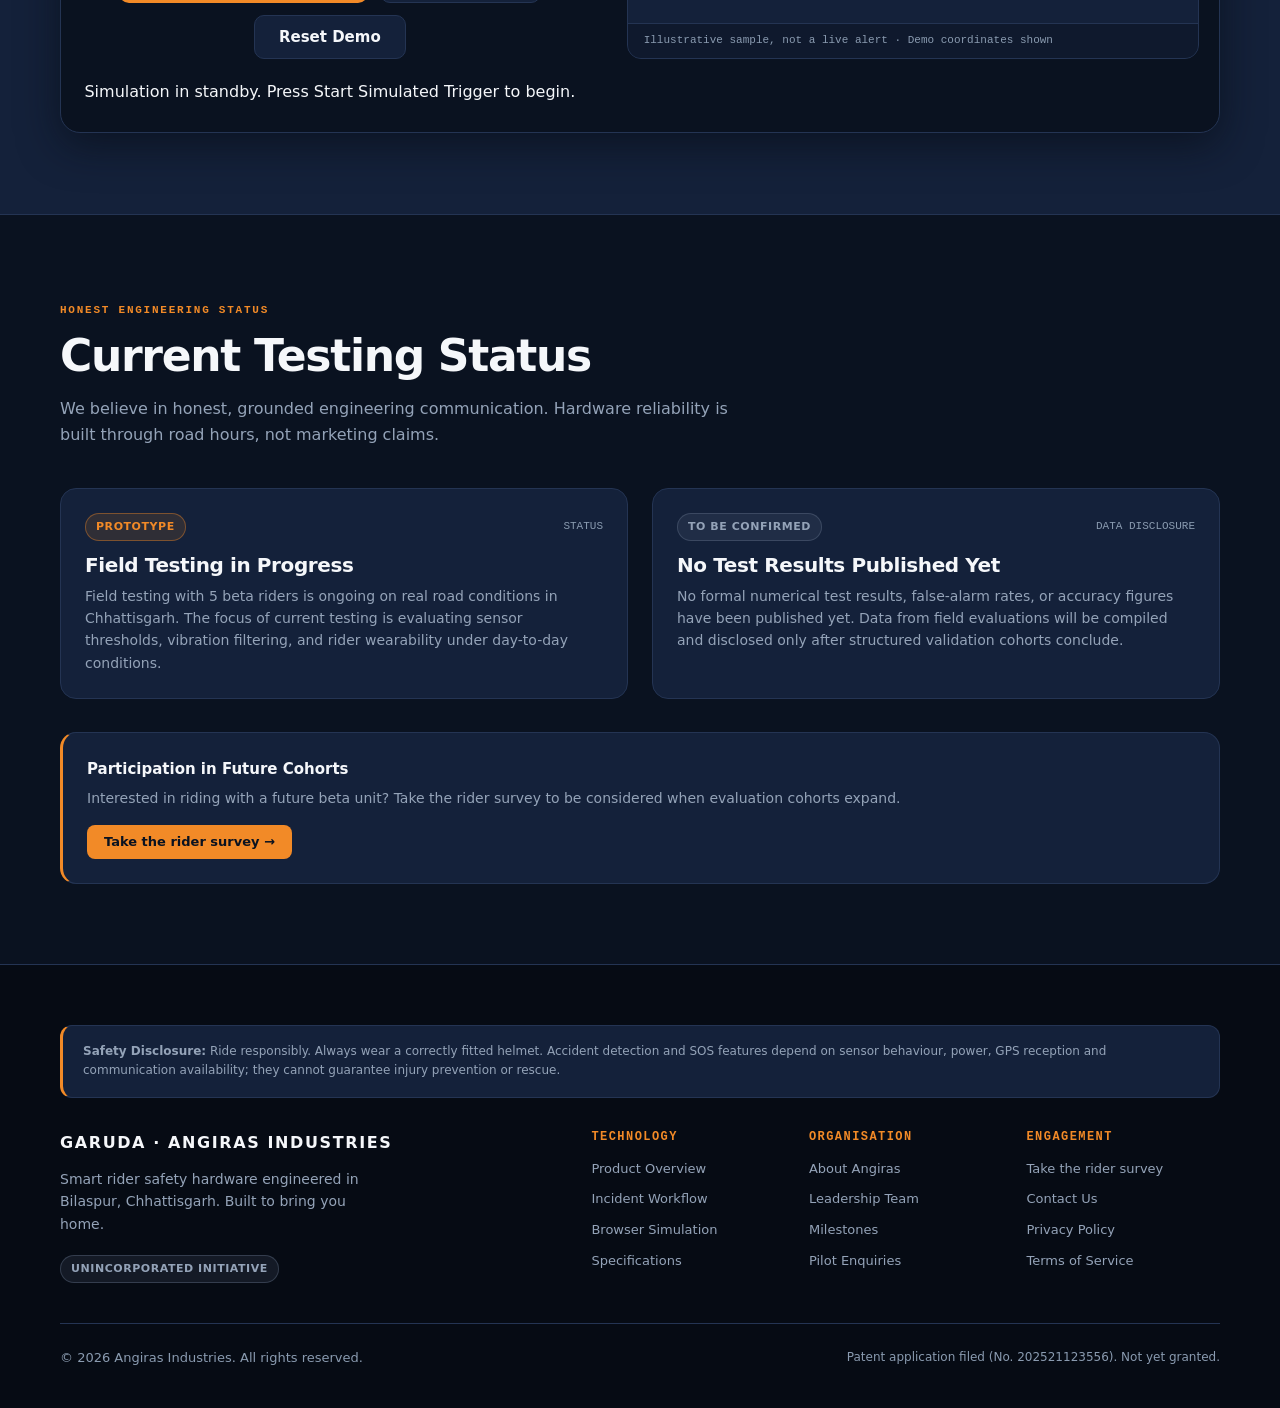
<file: how-it-works.html>
<!DOCTYPE html>
<html lang="en">
<head>
  <meta charset="utf-8">
  <meta name="viewport" content="width=device-width, initial-scale=1, viewport-fit=cover">
  <meta name="theme-color" content="#101B2B">
  <meta name="description" content="How GARUDA Works: Incident detection sequence, 30-second cancellation window, simulation demo, and honest testing status.">
  <title>How GARUDA Works & Incident Simulation | Angiras Industries</title>
  <link rel="canonical" href="https://YOUR-DOMAIN-HERE/how-it-works.html">
  <meta property="og:title" content="How GARUDA Works & Incident Simulation | Angiras Industries">
  <meta property="og:description" content="Explore the Detect-Check-SOS sequence, interactive browser simulation, and testing progress with 5 beta riders.">
  <meta property="og:type" content="website">
  <meta property="og:url" content="https://YOUR-DOMAIN-HERE/how-it-works.html">
  <meta property="og:image" content="assets/images/garuda-prototype-testing.webp">
  <meta name="twitter:card" content="summary_large_image">
  <meta name="twitter:title" content="How GARUDA Works | Angiras Industries">
  <meta name="twitter:description" content="Explore the Detect-Check-SOS sequence and interactive browser simulation.">
  <meta name="twitter:image" content="assets/images/garuda-prototype-testing.webp">
  <link rel="icon" type="image/svg+xml" href="favicon.svg">
  <link rel="stylesheet" href="assets/css/base.css">
  <link rel="stylesheet" href="assets/css/components.css">
  <link rel="stylesheet" href="assets/css/animations.css">
</head>
<body>
  <!-- Accessible Skip Link -->
  <a href="#main-content" class="skip-link">Skip to main content</a>

  <!-- Header -->
  <header class="site-header">
    <div class="container header-inner">
      <a href="index.html" class="brand" aria-label="GARUDA Home">
        <span class="brand-mark" aria-hidden="true">G</span>
        <span class="brand-text">
          <span class="brand-name">GARUDA</span>
          <span class="brand-sub">BY ANGIRAS INDUSTRIES</span>
        </span>
      </a>

      <!-- Desktop Navigation -->
      <nav class="nav-desktop" aria-label="Main Navigation">
        <a href="index.html" class="nav-link">Home</a>
        <a href="products/garuda.html" class="nav-link">Product</a>
        <a href="how-it-works.html" class="nav-link active">How It Works</a>
        <a href="about.html" class="nav-link">About</a>
        <a href="contact.html" class="nav-link">Contact</a>
      </nav>

      <div class="nav-actions">
        <a href="waitlist.html" class="btn btn-primary btn-sm">Take the rider survey</a>
        <button class="mobile-menu-toggle" type="button" aria-expanded="false" aria-controls="mobile-menu" aria-label="Toggle navigation menu">
          <span></span>
          <span></span>
          <span></span>
        </button>
      </div>
    </div>
  </header>

  <!-- Mobile Menu Overlay -->
  <div id="mobile-menu" class="mobile-menu" aria-label="Mobile Navigation">
    <nav class="mobile-nav-links">
      <a href="index.html" class="mobile-nav-link">Home</a>
      <a href="products/garuda.html" class="mobile-nav-link">Product Overview</a>
      <a href="how-it-works.html" class="mobile-nav-link active">How It Works & Simulation</a>
      <a href="about.html" class="mobile-nav-link">About Angiras Industries</a>
      <a href="contact.html" class="mobile-nav-link">Commercial & Pilot Enquiries</a>
      <a href="waitlist.html" class="mobile-nav-link" style="color: var(--color-orange);">Take the rider survey ↗</a>
    </nav>
  </div>

  <main id="main-content">
    <!-- Hero / Intro -->
    <section class="section hud-grid" style="padding-top: 56px; padding-bottom: 56px; border-bottom: 1px solid var(--color-navy-border);">
      <div class="container">
        <div class="section-kicker">Architecture & Logic</div>
        <h1 class="section-title" style="margin-bottom: 16px;">The Incident Response Sequence</h1>
        <p class="section-desc" style="max-width: 640px;">
          GARUDA pairs physical headgear with motion-aware electronics. When severe road dynamics occur, the system initiates a structured sequence designed around human confirmation before any notification is prepared.
        </p>
      </div>
    </section>

    <!-- 3-Node Animated Workflow Component -->
    <section class="section">
      <div class="container">
        <div class="section-head reveal">
          <span class="section-kicker">Three-Stage Flow</span>
          <h2 class="section-title">Detect · Check · SOS</h2>
          <p class="section-desc">
            A continuous safety loop. Hover or focus any step to pause the visualization.
          </p>
        </div>

        <div class="workflow-flow reveal" aria-label="Incident response flow visualization">
          <!-- Desktop Track & Traveling Pulse -->
          <div class="workflow-track-wrapper" aria-hidden="true">
            <div class="workflow-pulse"></div>
          </div>

          <div class="workflow-nodes">
            <!-- Node 1: Detect -->
            <div class="workflow-node" tabindex="0" aria-label="Stage 1: Detect">
              <div class="workflow-node-header">
                <span class="workflow-node-num">01</span>
                <span class="badge badge-target">Design target</span>
              </div>
              <h3 class="card-title">1. Detect</h3>
              <p class="card-desc">
                Onboard sensors evaluate acceleration and tilt angles. A tilt exceeding 50 degrees paired with severe vibration triggers the sequence.
              </p>
              <div style="margin-top: 16px; font-size: 11px; font-family: var(--font-mono); color: var(--color-slate);">
                PROVISIONAL DUAL-TRIGGER
              </div>
            </div>

            <!-- Node 2: Check -->
            <div class="workflow-node" tabindex="0" aria-label="Stage 2: Check">
              <div class="workflow-node-header">
                <span class="workflow-node-num">02</span>
                <span class="badge badge-target">Design target</span>
              </div>
              <h3 class="card-title">2. Check</h3>
              <p class="card-desc">
                The device sounds an immediate alert. A 30-second cancellation window gives the rider full agency to cancel the alarm with one button press.
              </p>
              <div style="margin-top: 16px; font-size: 11px; font-family: var(--font-mono); color: var(--color-slate);">
                30-SECOND WINDOW
              </div>
            </div>

            <!-- Node 3: SOS -->
            <div class="workflow-node" tabindex="0" aria-label="Stage 3: SOS">
              <div class="workflow-node-header">
                <span class="workflow-node-num">03</span>
                <span class="badge badge-tbc">To be confirmed</span>
              </div>
              <h3 class="card-title">3. SOS Workflow</h3>
              <p class="card-desc">
                If the rider does not cancel within 30 seconds, the device prepares a distress notification with GPS coordinates for designated contacts.
              </p>
              <div style="margin-top: 16px; font-size: 11px; font-family: var(--font-mono); color: var(--color-slate);">
                PATH TBC (SIM VS BLE)
              </div>
            </div>
          </div>
        </div>
      </div>
    </section>

    <!-- Browser Simulation Component Section -->
    <section id="simulation" class="section" style="background-color: var(--color-navy-panel); border-block: 1px solid var(--color-navy-border);">
      <div class="container">
        <div class="section-head reveal center">
          <span class="section-kicker">Interactive Demonstration</span>
          <h2 class="section-title">Try the Rider-Check Demo</h2>
          <p class="section-desc">
            Experience how the 30-second response window functions in the browser. Zero network requests or emergency services are involved.
          </p>
        </div>

        <!-- Simulation Box -->
        <div class="sim-container reveal">
          <!-- Persistent Warning Banner -->
          <div class="sim-banner" role="alert">
            <span aria-hidden="true">⚠</span>
            <span>SIMULATION ONLY. NO REAL ALERTS ARE SENT</span>
          </div>

          <div class="sim-body">
            <div class="sim-grid">
              <!-- Dial Area -->
              <div class="sim-dial-area">
                <div class="sim-ring-wrapper" aria-hidden="true">
                  <svg class="sim-ring-svg" viewBox="0 0 160 160">
                    <circle class="sim-ring-bg" cx="80" cy="80" r="70" />
                    <circle id="sim-ring-progress" class="sim-ring-progress" cx="80" cy="80" r="70" />
                  </svg>
                  <div class="sim-dial-center">
                    <span id="sim-countdown-number" class="sim-countdown-number" aria-hidden="true">30</span>
                    <span id="sim-countdown-label" class="sim-countdown-label">SECONDS (PROVISIONAL)</span>
                  </div>
                </div>

                <div class="sim-controls">
                  <button id="sim-btn-start" type="button" class="btn btn-primary">Start Simulated Trigger</button>
                  <button id="sim-btn-cancel" type="button" class="btn btn-secondary" disabled>Cancel Alarm</button>
                  <button id="sim-btn-reset" type="button" class="btn btn-secondary" disabled>Reset Demo</button>
                </div>

                <!-- Screen Reader Live Status -->
                <div id="sim-live-region" class="sr-only" aria-live="polite">
                  Simulation in standby. Press Start Simulated Trigger to begin.
                </div>
              </div>

              <!-- Terminal Event Log -->
              <div class="sim-log-window">
                <div class="sim-log-header">
                  <span>
                    <span id="sim-status-dot" class="sim-log-status-dot idle"></span>
                    <span id="sim-status-text">STANDBY</span>
                  </span>
                  <span>GARUDA / EVENT CONSOLE</span>
                </div>
                <div id="sim-log-feed" class="sim-log-feed" tabindex="0" role="log" aria-label="Simulation event log">
                  <div class="sim-log-line dim">System ready. Press Start to simulate impact trigger.</div>
                </div>
                <div class="sim-log-footer">
                  Illustrative sample, not a live alert · Demo coordinates shown
                </div>
              </div>
            </div>
          </div>
        </div>
      </div>
    </section>

    <!-- Testing Status Section (Strictly Honest: 5 Beta Riders, No Figures) -->
    <section class="section">
      <div class="container">
        <div class="section-head reveal">
          <span class="section-kicker">Honest Engineering Status</span>
          <h2 class="section-title">Current Testing Status</h2>
          <p class="section-desc">
            We believe in honest, grounded engineering communication. Hardware reliability is built through road hours, not marketing claims.
          </p>
        </div>

        <div style="display: grid; grid-template-columns: repeat(auto-fit, minmax(300px, 1fr)); gap: 24px; margin-bottom: 32px;">
          <div class="card reveal reveal-delay-1">
            <div style="display: flex; justify-content: space-between; align-items: center; margin-bottom: 12px;">
              <span class="badge badge-prototype">Prototype</span>
              <span style="font-family: var(--font-mono); font-size: 11px; color: var(--color-slate);">STATUS</span>
            </div>
            <h3 class="card-title">Field Testing in Progress</h3>
            <p class="card-desc">
              Field testing with 5 beta riders is ongoing on real road conditions in Chhattisgarh. The focus of current testing is evaluating sensor thresholds, vibration filtering, and rider wearability under day-to-day conditions.
            </p>
          </div>

          <div class="card reveal reveal-delay-2">
            <div style="display: flex; justify-content: space-between; align-items: center; margin-bottom: 12px;">
              <span class="badge badge-tbc">To be confirmed</span>
              <span style="font-family: var(--font-mono); font-size: 11px; color: var(--color-slate);">DATA DISCLOSURE</span>
            </div>
            <h3 class="card-title">No Test Results Published Yet</h3>
            <p class="card-desc">
              No formal numerical test results, false-alarm rates, or accuracy figures have been published yet. Data from field evaluations will be compiled and disclosed only after structured validation cohorts conclude.
            </p>
          </div>
        </div>

        <div class="card reveal" style="padding: 24px; background-color: var(--color-navy-panel); border-left: 3px solid var(--color-orange);">
          <strong style="color: var(--color-off-white); font-size: 15px; display: block; margin-bottom: 6px;">
            Participation in Future Cohorts
          </strong>
          <p style="margin: 0; font-size: 14px; color: var(--color-slate-light);">
            Interested in riding with a future beta unit? Take the rider survey to be considered when evaluation cohorts expand.
          </p>
          <div style="margin-top: 16px;">
            <a href="waitlist.html" class="btn btn-primary btn-sm">Take the rider survey →</a>
          </div>
        </div>
      </div>
    </section>
  </main>

  <!-- Footer -->
  <footer class="site-footer">
    <div class="container">
      <!-- Mandatory Safety Disclaimer Box -->
      <div class="footer-disclaimer-box">
        <p class="footer-disclaimer-text">
          <strong>Safety Disclosure:</strong> Ride responsibly. Always wear a correctly fitted helmet. Accident detection and SOS features depend on sensor behaviour, power, GPS reception and communication availability; they cannot guarantee injury prevention or rescue.
        </p>
      </div>

      <div class="footer-top">
        <div class="footer-brand-col">
          <div class="footer-brand-title">GARUDA · ANGIRAS INDUSTRIES</div>
          <p class="footer-brand-text">
            Smart rider safety hardware engineered in Bilaspur, Chhattisgarh. Built to bring you home.
          </p>
          <div style="margin-top: 8px;">
            <span class="badge badge-tbc">Unincorporated Initiative</span>
          </div>
        </div>

        <div class="footer-nav-grid">
          <div class="footer-nav-group">
            <h4>Technology</h4>
            <ul>
              <li><a href="products/garuda.html">Product Overview</a></li>
              <li><a href="how-it-works.html">Incident Workflow</a></li>
              <li><a href="how-it-works.html#simulation">Browser Simulation</a></li>
              <li><a href="products/garuda.html#specs">Specifications</a></li>
            </ul>
          </div>

          <div class="footer-nav-group">
            <h4>Organisation</h4>
            <ul>
              <li><a href="about.html">About Angiras</a></li>
              <li><a href="about.html#team">Leadership Team</a></li>
              <li><a href="about.html#milestones">Milestones</a></li>
              <li><a href="contact.html">Pilot Enquiries</a></li>
            </ul>
          </div>

          <div class="footer-nav-group">
            <h4>Engagement</h4>
            <ul>
              <li><a href="waitlist.html">Take the rider survey</a></li>
              <li><a href="contact.html">Contact Us</a></li>
              <li><a href="privacy.html">Privacy Policy</a></li>
              <li><a href="terms.html">Terms of Service</a></li>
            </ul>
          </div>
        </div>
      </div>

      <div class="footer-bottom">
        <div>
          &copy; 2026 Angiras Industries. All rights reserved.
        </div>
        <div style="font-size: 12px; color: var(--color-slate);">
          Patent application filed (No. 202521123556). Not yet granted.
        </div>
      </div>
    </div>
  </footer>

  <script src="assets/js/main.js" defer></script>
  <script src="assets/js/reveal.js" defer></script>
  <script src="assets/js/workflow.js" defer></script>
  <script src="assets/js/simulation.js" defer></script>
</body>
</html>
</file>
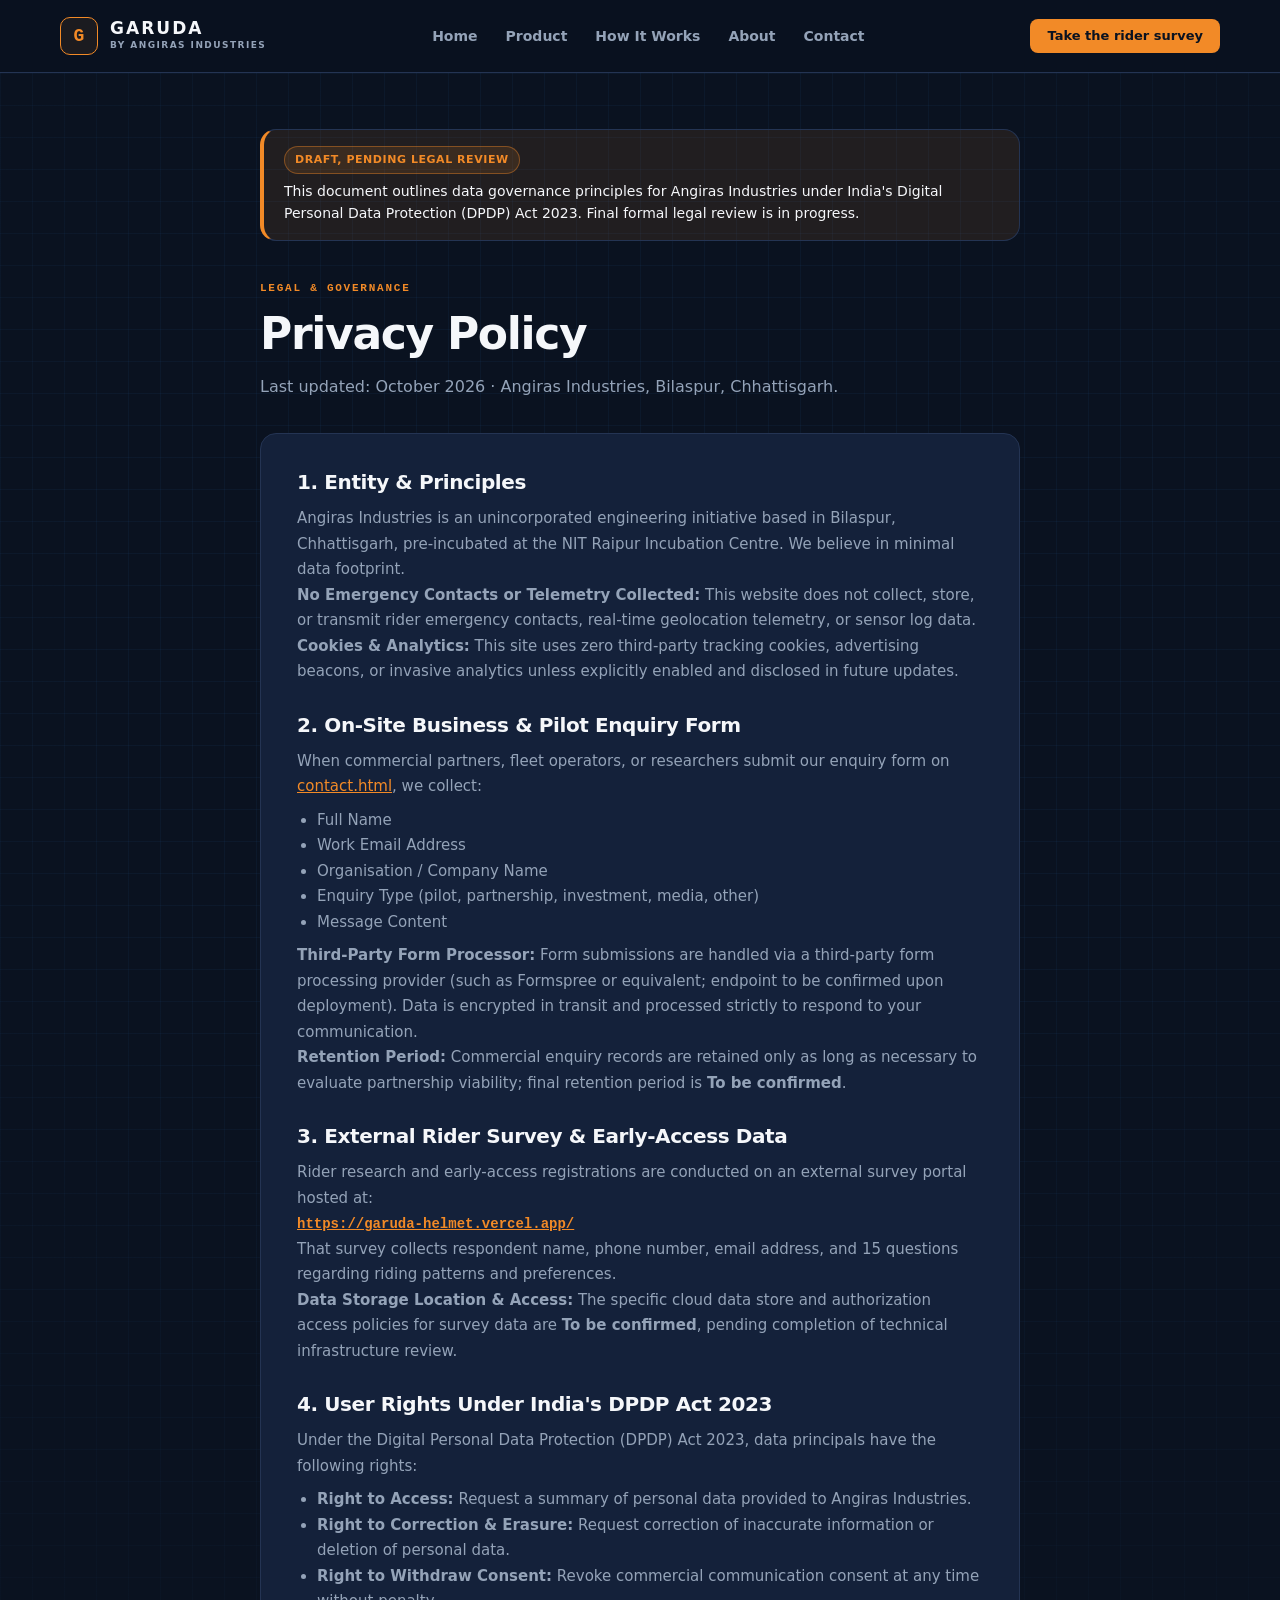
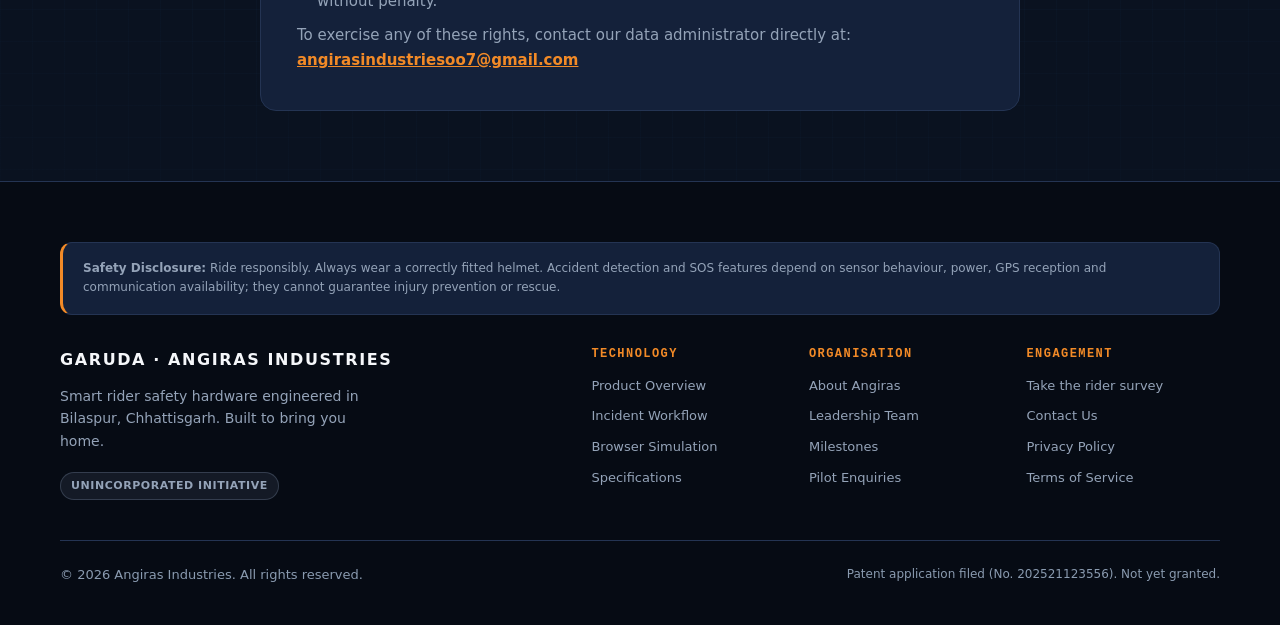
<file: privacy.html>
<!DOCTYPE html>
<html lang="en">
<head>
  <meta charset="utf-8">
  <meta name="viewport" content="width=device-width, initial-scale=1, viewport-fit=cover">
  <meta name="theme-color" content="#101B2B">
  <meta name="description" content="Privacy Policy for Angiras Industries and the GARUDA project. Draft, pending legal review.">
  <title>Privacy Policy (Draft, Pending Legal Review) | Angiras Industries</title>
  <link rel="canonical" href="https://YOUR-DOMAIN-HERE/privacy.html">
  <meta property="og:title" content="Privacy Policy | Angiras Industries">
  <meta property="og:description" content="Data handling policy for Angiras Industries under India's DPDP Act 2023. Draft, pending legal review.">
  <meta property="og:type" content="website">
  <meta property="og:url" content="https://YOUR-DOMAIN-HERE/privacy.html">
  <meta property="og:image" content="assets/images/garuda-prototype-testing.webp">
  <meta name="twitter:card" content="summary_large_image">
  <meta name="twitter:title" content="Privacy Policy | Angiras Industries">
  <meta name="twitter:description" content="Data handling policy under India's DPDP Act 2023. Draft, pending legal review.">
  <meta name="twitter:image" content="assets/images/garuda-prototype-testing.webp">
  <link rel="icon" type="image/svg+xml" href="favicon.svg">
  <link rel="stylesheet" href="assets/css/base.css">
  <link rel="stylesheet" href="assets/css/components.css">
  <link rel="stylesheet" href="assets/css/animations.css">
</head>
<body>
  <!-- Accessible Skip Link -->
  <a href="#main-content" class="skip-link">Skip to main content</a>

  <!-- Header -->
  <header class="site-header">
    <div class="container header-inner">
      <a href="index.html" class="brand" aria-label="GARUDA Home">
        <span class="brand-mark" aria-hidden="true">G</span>
        <span class="brand-text">
          <span class="brand-name">GARUDA</span>
          <span class="brand-sub">BY ANGIRAS INDUSTRIES</span>
        </span>
      </a>

      <!-- Desktop Navigation -->
      <nav class="nav-desktop" aria-label="Main Navigation">
        <a href="index.html" class="nav-link">Home</a>
        <a href="products/garuda.html" class="nav-link">Product</a>
        <a href="how-it-works.html" class="nav-link">How It Works</a>
        <a href="about.html" class="nav-link">About</a>
        <a href="contact.html" class="nav-link">Contact</a>
      </nav>

      <div class="nav-actions">
        <a href="waitlist.html" class="btn btn-primary btn-sm">Take the rider survey</a>
        <button class="mobile-menu-toggle" type="button" aria-expanded="false" aria-controls="mobile-menu" aria-label="Toggle navigation menu">
          <span></span>
          <span></span>
          <span></span>
        </button>
      </div>
    </div>
  </header>

  <!-- Mobile Menu Overlay -->
  <div id="mobile-menu" class="mobile-menu" aria-label="Mobile Navigation">
    <nav class="mobile-nav-links">
      <a href="index.html" class="mobile-nav-link">Home</a>
      <a href="products/garuda.html" class="mobile-nav-link">Product Overview</a>
      <a href="how-it-works.html" class="mobile-nav-link">How It Works & Simulation</a>
      <a href="about.html" class="mobile-nav-link">About Angiras Industries</a>
      <a href="contact.html" class="mobile-nav-link">Commercial & Pilot Enquiries</a>
      <a href="waitlist.html" class="mobile-nav-link" style="color: var(--color-orange);">Take the rider survey ↗</a>
    </nav>
  </div>

  <main id="main-content">
    <section class="section hud-grid" style="padding-top: 56px; padding-bottom: 70px;">
      <div class="container" style="max-width: 800px;">
        <!-- Visible Status Badge Banner -->
        <div class="card reveal" style="padding: 16px 20px; background-color: rgba(242, 138, 39, 0.1); border-left: 4px solid var(--color-orange); margin-bottom: 32px;">
          <div style="display: flex; align-items: center; gap: 10px; margin-bottom: 6px;">
            <span class="badge badge-prototype">Draft, pending legal review</span>
          </div>
          <p style="margin: 0; font-size: 14px; color: var(--color-off-white);">
            This document outlines data governance principles for Angiras Industries under India's Digital Personal Data Protection (DPDP) Act 2023. Final formal legal review is in progress.
          </p>
        </div>

        <div class="section-head reveal" style="margin-bottom: 32px;">
          <span class="section-kicker">Legal & Governance</span>
          <h1 class="section-title">Privacy Policy</h1>
          <p class="section-desc">Last updated: October 2026 · Angiras Industries, Bilaspur, Chhattisgarh.</p>
        </div>

        <div class="card reveal" style="padding: 36px; background-color: var(--color-navy-panel); display: flex; flex-direction: column; gap: 28px; line-height: 1.7; font-size: 15px; color: var(--color-slate-light);">
          <div>
            <h2 style="color: var(--color-off-white); font-size: 20px; margin-bottom: 12px;">1. Entity & Principles</h2>
            <p>
              Angiras Industries is an unincorporated engineering initiative based in Bilaspur, Chhattisgarh, pre-incubated at the NIT Raipur Incubation Centre. We believe in minimal data footprint.
            </p>
            <p>
              <strong>No Emergency Contacts or Telemetry Collected:</strong> This website does not collect, store, or transmit rider emergency contacts, real-time geolocation telemetry, or sensor log data.
            </p>
            <p>
              <strong>Cookies & Analytics:</strong> This site uses zero third-party tracking cookies, advertising beacons, or invasive analytics unless explicitly enabled and disclosed in future updates.
            </p>
          </div>

          <div>
            <h2 style="color: var(--color-off-white); font-size: 20px; margin-bottom: 12px;">2. On-Site Business & Pilot Enquiry Form</h2>
            <p>
              When commercial partners, fleet operators, or researchers submit our enquiry form on <a href="contact.html" style="color: var(--color-orange); text-decoration: underline;">contact.html</a>, we collect:
            </p>
            <ul style="margin-left: 20px; margin-top: 8px; margin-bottom: 8px;">
              <li>Full Name</li>
              <li>Work Email Address</li>
              <li>Organisation / Company Name</li>
              <li>Enquiry Type (pilot, partnership, investment, media, other)</li>
              <li>Message Content</li>
            </ul>
            <p>
              <strong>Third-Party Form Processor:</strong> Form submissions are handled via a third-party form processing provider (such as Formspree or equivalent; endpoint to be confirmed upon deployment). Data is encrypted in transit and processed strictly to respond to your communication.
            </p>
            <p>
              <strong>Retention Period:</strong> Commercial enquiry records are retained only as long as necessary to evaluate partnership viability; final retention period is <strong>To be confirmed</strong>.
            </p>
          </div>

          <div>
            <h2 style="color: var(--color-off-white); font-size: 20px; margin-bottom: 12px;">3. External Rider Survey & Early-Access Data</h2>
            <p>
              Rider research and early-access registrations are conducted on an external survey portal hosted at:
              <br>
              <strong style="color: var(--color-off-white); font-family: var(--font-mono); font-size: 14px;">
                <a data-survey-link href="#" target="_blank" rel="noopener noreferrer" style="color: var(--color-orange); text-decoration: underline;" data-survey-url>https://garuda-helmet.vercel.app/</a>
              </strong>
            </p>
            <p>
              That survey collects respondent name, phone number, email address, and 15 questions regarding riding patterns and preferences.
            </p>
            <p>
              <strong>Data Storage Location & Access:</strong> The specific cloud data store and authorization access policies for survey data are <strong>To be confirmed</strong>, pending completion of technical infrastructure review.
            </p>
          </div>

          <div>
            <h2 style="color: var(--color-off-white); font-size: 20px; margin-bottom: 12px;">4. User Rights Under India's DPDP Act 2023</h2>
            <p>
              Under the Digital Personal Data Protection (DPDP) Act 2023, data principals have the following rights:
            </p>
            <ul style="margin-left: 20px; margin-top: 8px; margin-bottom: 8px;">
              <li><strong>Right to Access:</strong> Request a summary of personal data provided to Angiras Industries.</li>
              <li><strong>Right to Correction & Erasure:</strong> Request correction of inaccurate information or deletion of personal data.</li>
              <li><strong>Right to Withdraw Consent:</strong> Revoke commercial communication consent at any time without penalty.</li>
            </ul>
            <p>
              To exercise any of these rights, contact our data administrator directly at:
              <br>
              <a id="contact-email-link" href="mailto:angirasindustriesoo7@gmail.com" style="color: var(--color-orange); text-decoration: underline; font-weight: 700;">angirasindustriesoo7@gmail.com</a>
            </p>
          </div>
        </div>
      </div>
    </section>
  </main>

  <!-- Footer -->
  <footer class="site-footer">
    <div class="container">
      <!-- Mandatory Safety Disclaimer Box -->
      <div class="footer-disclaimer-box">
        <p class="footer-disclaimer-text">
          <strong>Safety Disclosure:</strong> Ride responsibly. Always wear a correctly fitted helmet. Accident detection and SOS features depend on sensor behaviour, power, GPS reception and communication availability; they cannot guarantee injury prevention or rescue.
        </p>
      </div>

      <div class="footer-top">
        <div class="footer-brand-col">
          <div class="footer-brand-title">GARUDA · ANGIRAS INDUSTRIES</div>
          <p class="footer-brand-text">
            Smart rider safety hardware engineered in Bilaspur, Chhattisgarh. Built to bring you home.
          </p>
          <div style="margin-top: 8px;">
            <span class="badge badge-tbc">Unincorporated Initiative</span>
          </div>
        </div>

        <div class="footer-nav-grid">
          <div class="footer-nav-group">
            <h4>Technology</h4>
            <ul>
              <li><a href="products/garuda.html">Product Overview</a></li>
              <li><a href="how-it-works.html">Incident Workflow</a></li>
              <li><a href="how-it-works.html#simulation">Browser Simulation</a></li>
              <li><a href="products/garuda.html#specs">Specifications</a></li>
            </ul>
          </div>

          <div class="footer-nav-group">
            <h4>Organisation</h4>
            <ul>
              <li><a href="about.html">About Angiras</a></li>
              <li><a href="about.html#team">Leadership Team</a></li>
              <li><a href="about.html#milestones">Milestones</a></li>
              <li><a href="contact.html">Pilot Enquiries</a></li>
            </ul>
          </div>

          <div class="footer-nav-group">
            <h4>Engagement</h4>
            <ul>
              <li><a href="waitlist.html">Take the rider survey</a></li>
              <li><a href="contact.html">Contact Us</a></li>
              <li><a href="privacy.html">Privacy Policy</a></li>
              <li><a href="terms.html">Terms of Service</a></li>
            </ul>
          </div>
        </div>
      </div>

      <div class="footer-bottom">
        <div>
          &copy; 2026 Angiras Industries. All rights reserved.
        </div>
        <div style="font-size: 12px; color: var(--color-slate);">
          Patent application filed (No. 202521123556). Not yet granted.
        </div>
      </div>
    </div>
  </footer>

  <script src="assets/js/config.js" defer></script>
  <script src="assets/js/main.js" defer></script>
  <script src="assets/js/reveal.js" defer></script>
</body>
</html>
</file>
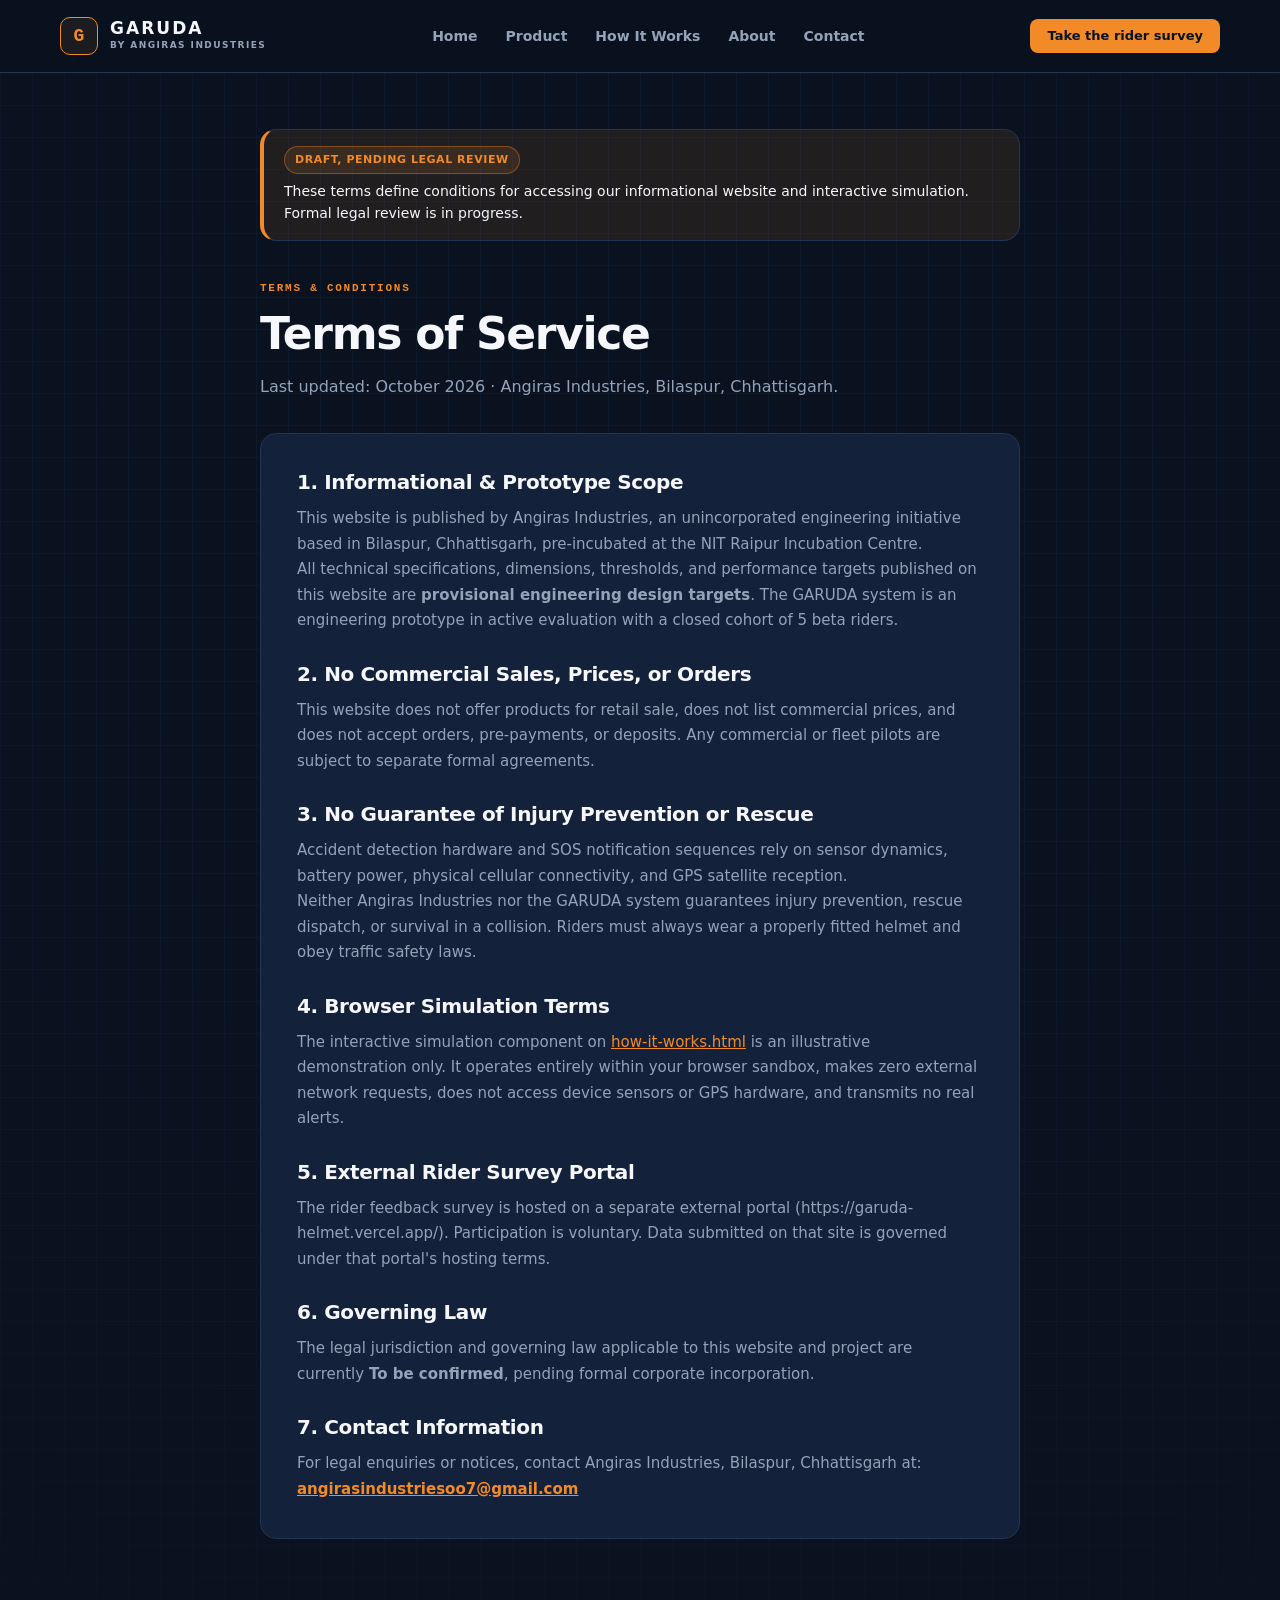
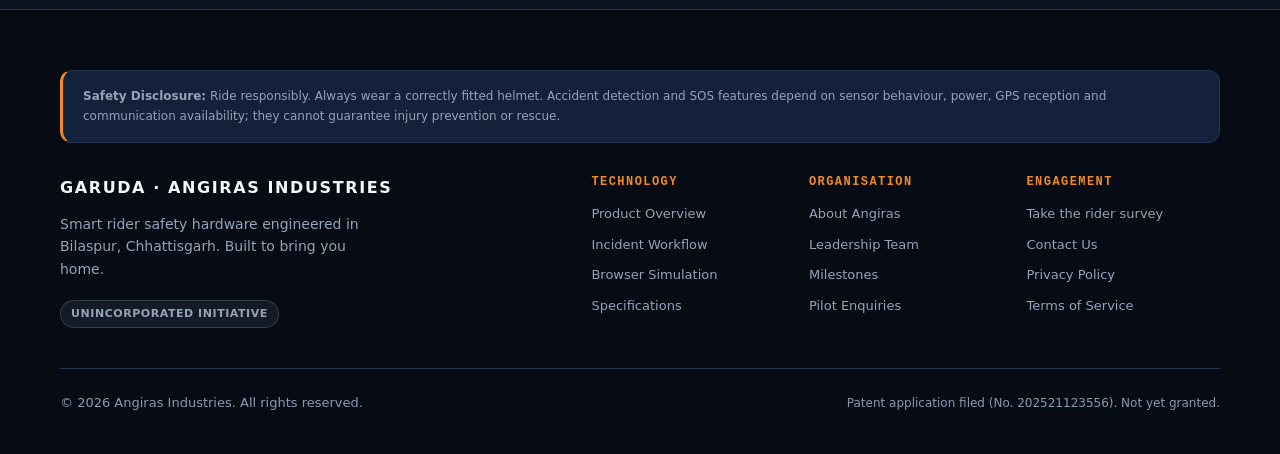
<file: terms.html>
<!DOCTYPE html>
<html lang="en">
<head>
  <meta charset="utf-8">
  <meta name="viewport" content="width=device-width, initial-scale=1, viewport-fit=cover">
  <meta name="theme-color" content="#101B2B">
  <meta name="description" content="Terms of Service for Angiras Industries and the GARUDA project. Draft, pending legal review.">
  <title>Terms of Service (Draft, Pending Legal Review) | Angiras Industries</title>
  <link rel="canonical" href="https://YOUR-DOMAIN-HERE/terms.html">
  <meta property="og:title" content="Terms of Service | Angiras Industries">
  <meta property="og:description" content="Terms of service and provisional hardware notices for Angiras Industries. Draft, pending legal review.">
  <meta property="og:type" content="website">
  <meta property="og:url" content="https://YOUR-DOMAIN-HERE/terms.html">
  <meta property="og:image" content="assets/images/garuda-prototype-testing.webp">
  <meta name="twitter:card" content="summary_large_image">
  <meta name="twitter:title" content="Terms of Service | Angiras Industries">
  <meta name="twitter:description" content="Terms of service and provisional hardware notices. Draft, pending legal review.">
  <meta name="twitter:image" content="assets/images/garuda-prototype-testing.webp">
  <link rel="icon" type="image/svg+xml" href="favicon.svg">
  <link rel="stylesheet" href="assets/css/base.css">
  <link rel="stylesheet" href="assets/css/components.css">
  <link rel="stylesheet" href="assets/css/animations.css">
</head>
<body>
  <!-- Accessible Skip Link -->
  <a href="#main-content" class="skip-link">Skip to main content</a>

  <!-- Header -->
  <header class="site-header">
    <div class="container header-inner">
      <a href="index.html" class="brand" aria-label="GARUDA Home">
        <span class="brand-mark" aria-hidden="true">G</span>
        <span class="brand-text">
          <span class="brand-name">GARUDA</span>
          <span class="brand-sub">BY ANGIRAS INDUSTRIES</span>
        </span>
      </a>

      <!-- Desktop Navigation -->
      <nav class="nav-desktop" aria-label="Main Navigation">
        <a href="index.html" class="nav-link">Home</a>
        <a href="products/garuda.html" class="nav-link">Product</a>
        <a href="how-it-works.html" class="nav-link">How It Works</a>
        <a href="about.html" class="nav-link">About</a>
        <a href="contact.html" class="nav-link">Contact</a>
      </nav>

      <div class="nav-actions">
        <a href="waitlist.html" class="btn btn-primary btn-sm">Take the rider survey</a>
        <button class="mobile-menu-toggle" type="button" aria-expanded="false" aria-controls="mobile-menu" aria-label="Toggle navigation menu">
          <span></span>
          <span></span>
          <span></span>
        </button>
      </div>
    </div>
  </header>

  <!-- Mobile Menu Overlay -->
  <div id="mobile-menu" class="mobile-menu" aria-label="Mobile Navigation">
    <nav class="mobile-nav-links">
      <a href="index.html" class="mobile-nav-link">Home</a>
      <a href="products/garuda.html" class="mobile-nav-link">Product Overview</a>
      <a href="how-it-works.html" class="mobile-nav-link">How It Works & Simulation</a>
      <a href="about.html" class="mobile-nav-link">About Angiras Industries</a>
      <a href="contact.html" class="mobile-nav-link">Commercial & Pilot Enquiries</a>
      <a href="waitlist.html" class="mobile-nav-link" style="color: var(--color-orange);">Take the rider survey ↗</a>
    </nav>
  </div>

  <main id="main-content">
    <section class="section hud-grid" style="padding-top: 56px; padding-bottom: 70px;">
      <div class="container" style="max-width: 800px;">
        <!-- Visible Status Badge Banner -->
        <div class="card reveal" style="padding: 16px 20px; background-color: rgba(242, 138, 39, 0.1); border-left: 4px solid var(--color-orange); margin-bottom: 32px;">
          <div style="display: flex; align-items: center; gap: 10px; margin-bottom: 6px;">
            <span class="badge badge-prototype">Draft, pending legal review</span>
          </div>
          <p style="margin: 0; font-size: 14px; color: var(--color-off-white);">
            These terms define conditions for accessing our informational website and interactive simulation. Formal legal review is in progress.
          </p>
        </div>

        <div class="section-head reveal" style="margin-bottom: 32px;">
          <span class="section-kicker">Terms & Conditions</span>
          <h1 class="section-title">Terms of Service</h1>
          <p class="section-desc">Last updated: October 2026 · Angiras Industries, Bilaspur, Chhattisgarh.</p>
        </div>

        <div class="card reveal" style="padding: 36px; background-color: var(--color-navy-panel); display: flex; flex-direction: column; gap: 28px; line-height: 1.7; font-size: 15px; color: var(--color-slate-light);">
          <div>
            <h2 style="color: var(--color-off-white); font-size: 20px; margin-bottom: 12px;">1. Informational & Prototype Scope</h2>
            <p>
              This website is published by Angiras Industries, an unincorporated engineering initiative based in Bilaspur, Chhattisgarh, pre-incubated at the NIT Raipur Incubation Centre.
            </p>
            <p>
              All technical specifications, dimensions, thresholds, and performance targets published on this website are <strong>provisional engineering design targets</strong>. The GARUDA system is an engineering prototype in active evaluation with a closed cohort of 5 beta riders.
            </p>
          </div>

          <div>
            <h2 style="color: var(--color-off-white); font-size: 20px; margin-bottom: 12px;">2. No Commercial Sales, Prices, or Orders</h2>
            <p>
              This website does not offer products for retail sale, does not list commercial prices, and does not accept orders, pre-payments, or deposits. Any commercial or fleet pilots are subject to separate formal agreements.
            </p>
          </div>

          <div>
            <h2 style="color: var(--color-off-white); font-size: 20px; margin-bottom: 12px;">3. No Guarantee of Injury Prevention or Rescue</h2>
            <p>
              Accident detection hardware and SOS notification sequences rely on sensor dynamics, battery power, physical cellular connectivity, and GPS satellite reception.
            </p>
            <p>
              Neither Angiras Industries nor the GARUDA system guarantees injury prevention, rescue dispatch, or survival in a collision. Riders must always wear a properly fitted helmet and obey traffic safety laws.
            </p>
          </div>

          <div>
            <h2 style="color: var(--color-off-white); font-size: 20px; margin-bottom: 12px;">4. Browser Simulation Terms</h2>
            <p>
              The interactive simulation component on <a href="how-it-works.html#simulation" style="color: var(--color-orange); text-decoration: underline;">how-it-works.html</a> is an illustrative demonstration only. It operates entirely within your browser sandbox, makes zero external network requests, does not access device sensors or GPS hardware, and transmits no real alerts.
            </p>
          </div>

          <div>
            <h2 style="color: var(--color-off-white); font-size: 20px; margin-bottom: 12px;">5. External Rider Survey Portal</h2>
            <p>
              The rider feedback survey is hosted on a separate external portal (<span data-survey-url>https://garuda-helmet.vercel.app/</span>). Participation is voluntary. Data submitted on that site is governed under that portal's hosting terms.
            </p>
          </div>

          <div>
            <h2 style="color: var(--color-off-white); font-size: 20px; margin-bottom: 12px;">6. Governing Law</h2>
            <p>
              The legal jurisdiction and governing law applicable to this website and project are currently <strong>To be confirmed</strong>, pending formal corporate incorporation.
            </p>
          </div>

          <div>
            <h2 style="color: var(--color-off-white); font-size: 20px; margin-bottom: 12px;">7. Contact Information</h2>
            <p>
              For legal enquiries or notices, contact Angiras Industries, Bilaspur, Chhattisgarh at:
              <br>
              <a id="contact-email-link" href="mailto:angirasindustriesoo7@gmail.com" style="color: var(--color-orange); text-decoration: underline; font-weight: 700;">angirasindustriesoo7@gmail.com</a>
            </p>
          </div>
        </div>
      </div>
    </section>
  </main>

  <!-- Footer -->
  <footer class="site-footer">
    <div class="container">
      <!-- Mandatory Safety Disclaimer Box -->
      <div class="footer-disclaimer-box">
        <p class="footer-disclaimer-text">
          <strong>Safety Disclosure:</strong> Ride responsibly. Always wear a correctly fitted helmet. Accident detection and SOS features depend on sensor behaviour, power, GPS reception and communication availability; they cannot guarantee injury prevention or rescue.
        </p>
      </div>

      <div class="footer-top">
        <div class="footer-brand-col">
          <div class="footer-brand-title">GARUDA · ANGIRAS INDUSTRIES</div>
          <p class="footer-brand-text">
            Smart rider safety hardware engineered in Bilaspur, Chhattisgarh. Built to bring you home.
          </p>
          <div style="margin-top: 8px;">
            <span class="badge badge-tbc">Unincorporated Initiative</span>
          </div>
        </div>

        <div class="footer-nav-grid">
          <div class="footer-nav-group">
            <h4>Technology</h4>
            <ul>
              <li><a href="products/garuda.html">Product Overview</a></li>
              <li><a href="how-it-works.html">Incident Workflow</a></li>
              <li><a href="how-it-works.html#simulation">Browser Simulation</a></li>
              <li><a href="products/garuda.html#specs">Specifications</a></li>
            </ul>
          </div>

          <div class="footer-nav-group">
            <h4>Organisation</h4>
            <ul>
              <li><a href="about.html">About Angiras</a></li>
              <li><a href="about.html#team">Leadership Team</a></li>
              <li><a href="about.html#milestones">Milestones</a></li>
              <li><a href="contact.html">Pilot Enquiries</a></li>
            </ul>
          </div>

          <div class="footer-nav-group">
            <h4>Engagement</h4>
            <ul>
              <li><a href="waitlist.html">Take the rider survey</a></li>
              <li><a href="contact.html">Contact Us</a></li>
              <li><a href="privacy.html">Privacy Policy</a></li>
              <li><a href="terms.html">Terms of Service</a></li>
            </ul>
          </div>
        </div>
      </div>

      <div class="footer-bottom">
        <div>
          &copy; 2026 Angiras Industries. All rights reserved.
        </div>
        <div style="font-size: 12px; color: var(--color-slate);">
          Patent application filed (No. 202521123556). Not yet granted.
        </div>
      </div>
    </div>
  </footer>

  <script src="assets/js/config.js" defer></script>
  <script src="assets/js/main.js" defer></script>
  <script src="assets/js/reveal.js" defer></script>
</body>
</html>
</file>
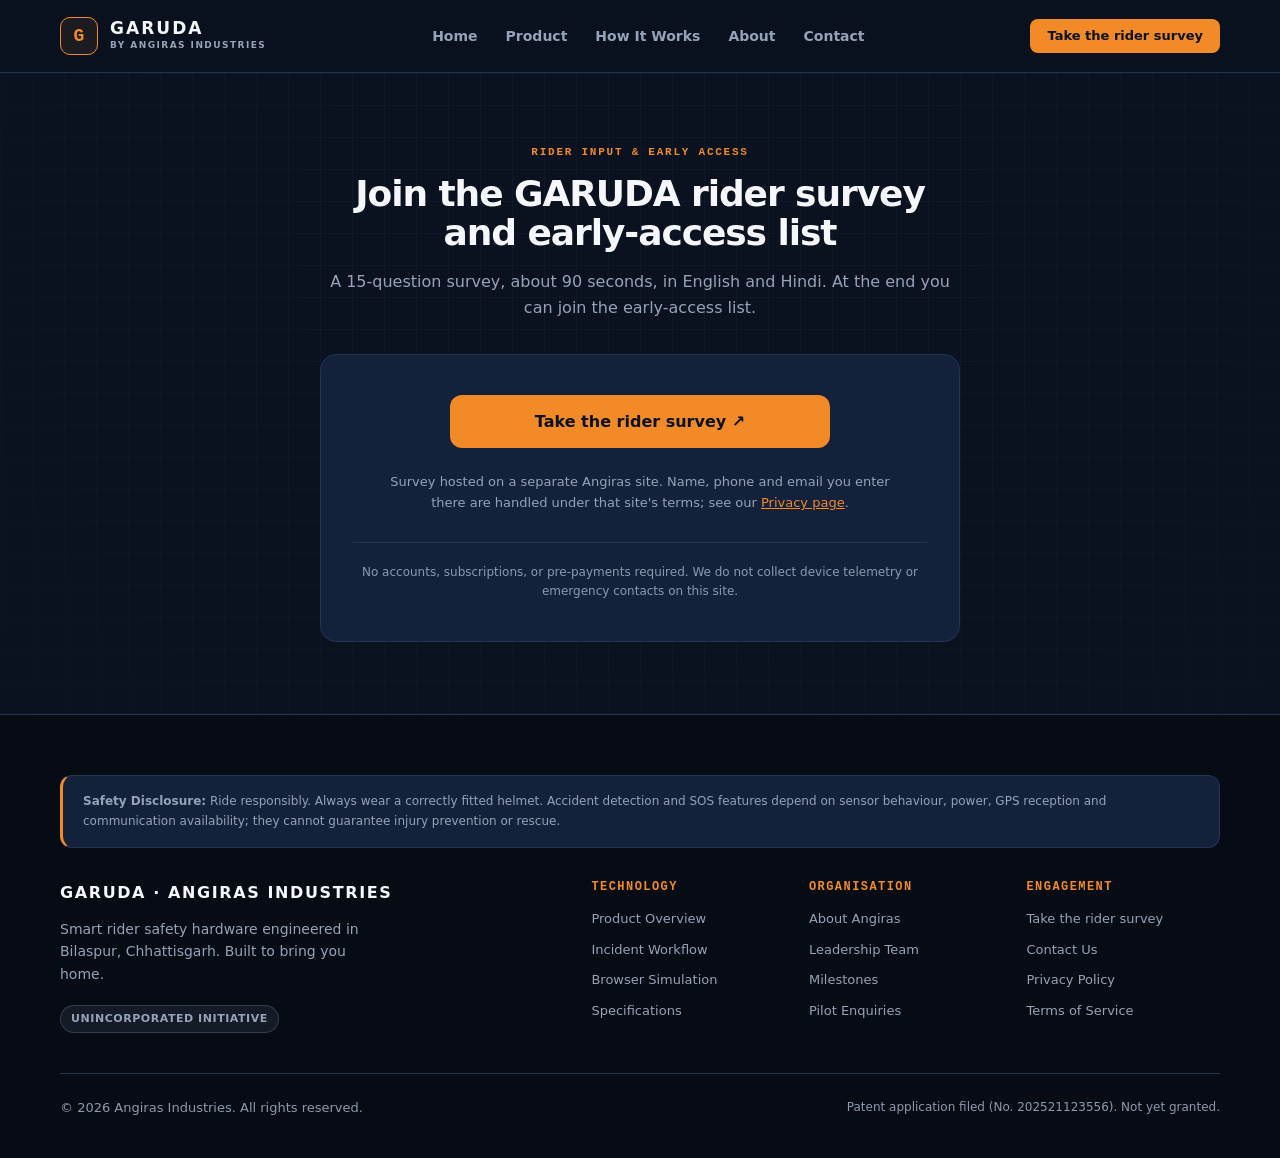
<file: waitlist.html>
<!DOCTYPE html>
<html lang="en">
<head>
  <meta charset="utf-8">
  <meta name="viewport" content="width=device-width, initial-scale=1, viewport-fit=cover">
  <meta name="theme-color" content="#101B2B">
  <meta name="description" content="Join the GARUDA rider survey and early-access list. A 15-question survey, about 90 seconds, in English and Hindi.">
  <title>Join the GARUDA rider survey and early-access list | Angiras Industries</title>
  <link rel="canonical" href="https://YOUR-DOMAIN-HERE/waitlist.html">
  <meta property="og:title" content="Join the GARUDA rider survey and early-access list | Angiras Industries">
  <meta property="og:description" content="Share your rider preferences in a 90-second survey and join our early-access list for upcoming beta evaluation cohorts.">
  <meta property="og:type" content="website">
  <meta property="og:url" content="https://YOUR-DOMAIN-HERE/waitlist.html">
  <meta property="og:image" content="assets/images/garuda-prototype-testing.webp">
  <meta name="twitter:card" content="summary_large_image">
  <meta name="twitter:title" content="GARUDA Rider Survey & Early Access">
  <meta name="twitter:description" content="A 15-question survey, about 90 seconds, in English and Hindi. Join the early-access list.">
  <meta name="twitter:image" content="assets/images/garuda-prototype-testing.webp">
  <link rel="icon" type="image/svg+xml" href="favicon.svg">
  <link rel="stylesheet" href="assets/css/base.css">
  <link rel="stylesheet" href="assets/css/components.css">
  <link rel="stylesheet" href="assets/css/animations.css">
</head>
<body>
  <!-- Accessible Skip Link -->
  <a href="#main-content" class="skip-link">Skip to main content</a>

  <!-- Header -->
  <header class="site-header">
    <div class="container header-inner">
      <a href="index.html" class="brand" aria-label="GARUDA Home">
        <span class="brand-mark" aria-hidden="true">G</span>
        <span class="brand-text">
          <span class="brand-name">GARUDA</span>
          <span class="brand-sub">BY ANGIRAS INDUSTRIES</span>
        </span>
      </a>

      <!-- Desktop Navigation -->
      <nav class="nav-desktop" aria-label="Main Navigation">
        <a href="index.html" class="nav-link">Home</a>
        <a href="products/garuda.html" class="nav-link">Product</a>
        <a href="how-it-works.html" class="nav-link">How It Works</a>
        <a href="about.html" class="nav-link">About</a>
        <a href="contact.html" class="nav-link">Contact</a>
      </nav>

      <div class="nav-actions">
        <a href="waitlist.html" class="btn btn-primary btn-sm">Take the rider survey</a>
        <button class="mobile-menu-toggle" type="button" aria-expanded="false" aria-controls="mobile-menu" aria-label="Toggle navigation menu">
          <span></span>
          <span></span>
          <span></span>
        </button>
      </div>
    </div>
  </header>

  <!-- Mobile Menu Overlay -->
  <div id="mobile-menu" class="mobile-menu" aria-label="Mobile Navigation">
    <nav class="mobile-nav-links">
      <a href="index.html" class="mobile-nav-link">Home</a>
      <a href="products/garuda.html" class="mobile-nav-link">Product Overview</a>
      <a href="how-it-works.html" class="mobile-nav-link">How It Works & Simulation</a>
      <a href="about.html" class="mobile-nav-link">About Angiras Industries</a>
      <a href="contact.html" class="mobile-nav-link">Commercial & Pilot Enquiries</a>
      <a href="waitlist.html" class="mobile-nav-link active" style="color: var(--color-orange);">Take the rider survey ↗</a>
    </nav>
  </div>

  <main id="main-content">
    <section class="section hud-grid" style="padding-top: 64px; padding-bottom: 72px;">
      <div class="container" style="max-width: 680px;">
        <div class="section-head reveal center" style="margin-bottom: 32px;">
          <span class="section-kicker">Rider Input & Early Access</span>
          <h1 class="section-title" style="font-size: clamp(26px, 4vw, 36px);">Join the GARUDA rider survey and early-access list</h1>
          <p class="section-desc" style="font-size: 16px; margin-top: 14px;">
            A 15-question survey, about 90 seconds, in English and Hindi. At the end you can join the early-access list.
          </p>
        </div>

        <div class="card reveal center" style="padding: 40px 32px; background-color: var(--color-navy-panel); text-align: center;">
          <div style="margin-bottom: 24px;">
            <a 
              id="survey-link-btn"
              data-survey-link 
              href="#" 
              target="_blank" 
              rel="noopener noreferrer" 
              class="btn btn-primary btn-lg" 
              aria-label="Take the rider survey (opens external survey in a new tab)"
              style="padding: 16px 36px; font-size: 16px; font-weight: 700; width: 100%; max-width: 380px; justify-content: center; display: inline-flex;"
            >
              Take the rider survey ↗
            </a>
          </div>

          <p style="margin: 0; font-size: 13px; color: var(--color-slate-light); line-height: 1.6; max-width: 520px; margin-inline: auto;">
            Survey hosted on a separate Angiras site. Name, phone and email you enter there are handled under that site's terms; see our <a href="privacy.html" style="color: var(--color-orange); text-decoration: underline;">Privacy page</a>.
          </p>

          <div style="margin-top: 28px; padding-top: 20px; border-top: 1px solid var(--color-navy-border); font-size: 12px; color: var(--color-slate); text-align: center;">
            No accounts, subscriptions, or pre-payments required. We do not collect device telemetry or emergency contacts on this site.
          </div>
        </div>
      </div>
    </section>
  </main>

  <!-- Footer -->
  <footer class="site-footer">
    <div class="container">
      <!-- Mandatory Safety Disclaimer Box -->
      <div class="footer-disclaimer-box">
        <p class="footer-disclaimer-text">
          <strong>Safety Disclosure:</strong> Ride responsibly. Always wear a correctly fitted helmet. Accident detection and SOS features depend on sensor behaviour, power, GPS reception and communication availability; they cannot guarantee injury prevention or rescue.
        </p>
      </div>

      <div class="footer-top">
        <div class="footer-brand-col">
          <div class="footer-brand-title">GARUDA · ANGIRAS INDUSTRIES</div>
          <p class="footer-brand-text">
            Smart rider safety hardware engineered in Bilaspur, Chhattisgarh. Built to bring you home.
          </p>
          <div style="margin-top: 8px;">
            <span class="badge badge-tbc">Unincorporated Initiative</span>
          </div>
        </div>

        <div class="footer-nav-grid">
          <div class="footer-nav-group">
            <h4>Technology</h4>
            <ul>
              <li><a href="products/garuda.html">Product Overview</a></li>
              <li><a href="how-it-works.html">Incident Workflow</a></li>
              <li><a href="how-it-works.html#simulation">Browser Simulation</a></li>
              <li><a href="products/garuda.html#specs">Specifications</a></li>
            </ul>
          </div>

          <div class="footer-nav-group">
            <h4>Organisation</h4>
            <ul>
              <li><a href="about.html">About Angiras</a></li>
              <li><a href="about.html#team">Leadership Team</a></li>
              <li><a href="about.html#milestones">Milestones</a></li>
              <li><a href="contact.html">Pilot Enquiries</a></li>
            </ul>
          </div>

          <div class="footer-nav-group">
            <h4>Engagement</h4>
            <ul>
              <li><a href="waitlist.html">Take the rider survey</a></li>
              <li><a href="contact.html">Contact Us</a></li>
              <li><a href="privacy.html">Privacy Policy</a></li>
              <li><a href="terms.html">Terms of Service</a></li>
            </ul>
          </div>
        </div>
      </div>

      <div class="footer-bottom">
        <div>
          &copy; 2026 Angiras Industries. All rights reserved.
        </div>
        <div style="font-size: 12px; color: var(--color-slate);">
          Patent application filed (No. 202521123556). Not yet granted.
        </div>
      </div>
    </div>
  </footer>

  <script src="assets/js/config.js" defer></script>
  <script src="assets/js/main.js" defer></script>
  <script src="assets/js/reveal.js" defer></script>
</body>
</html>
</file>
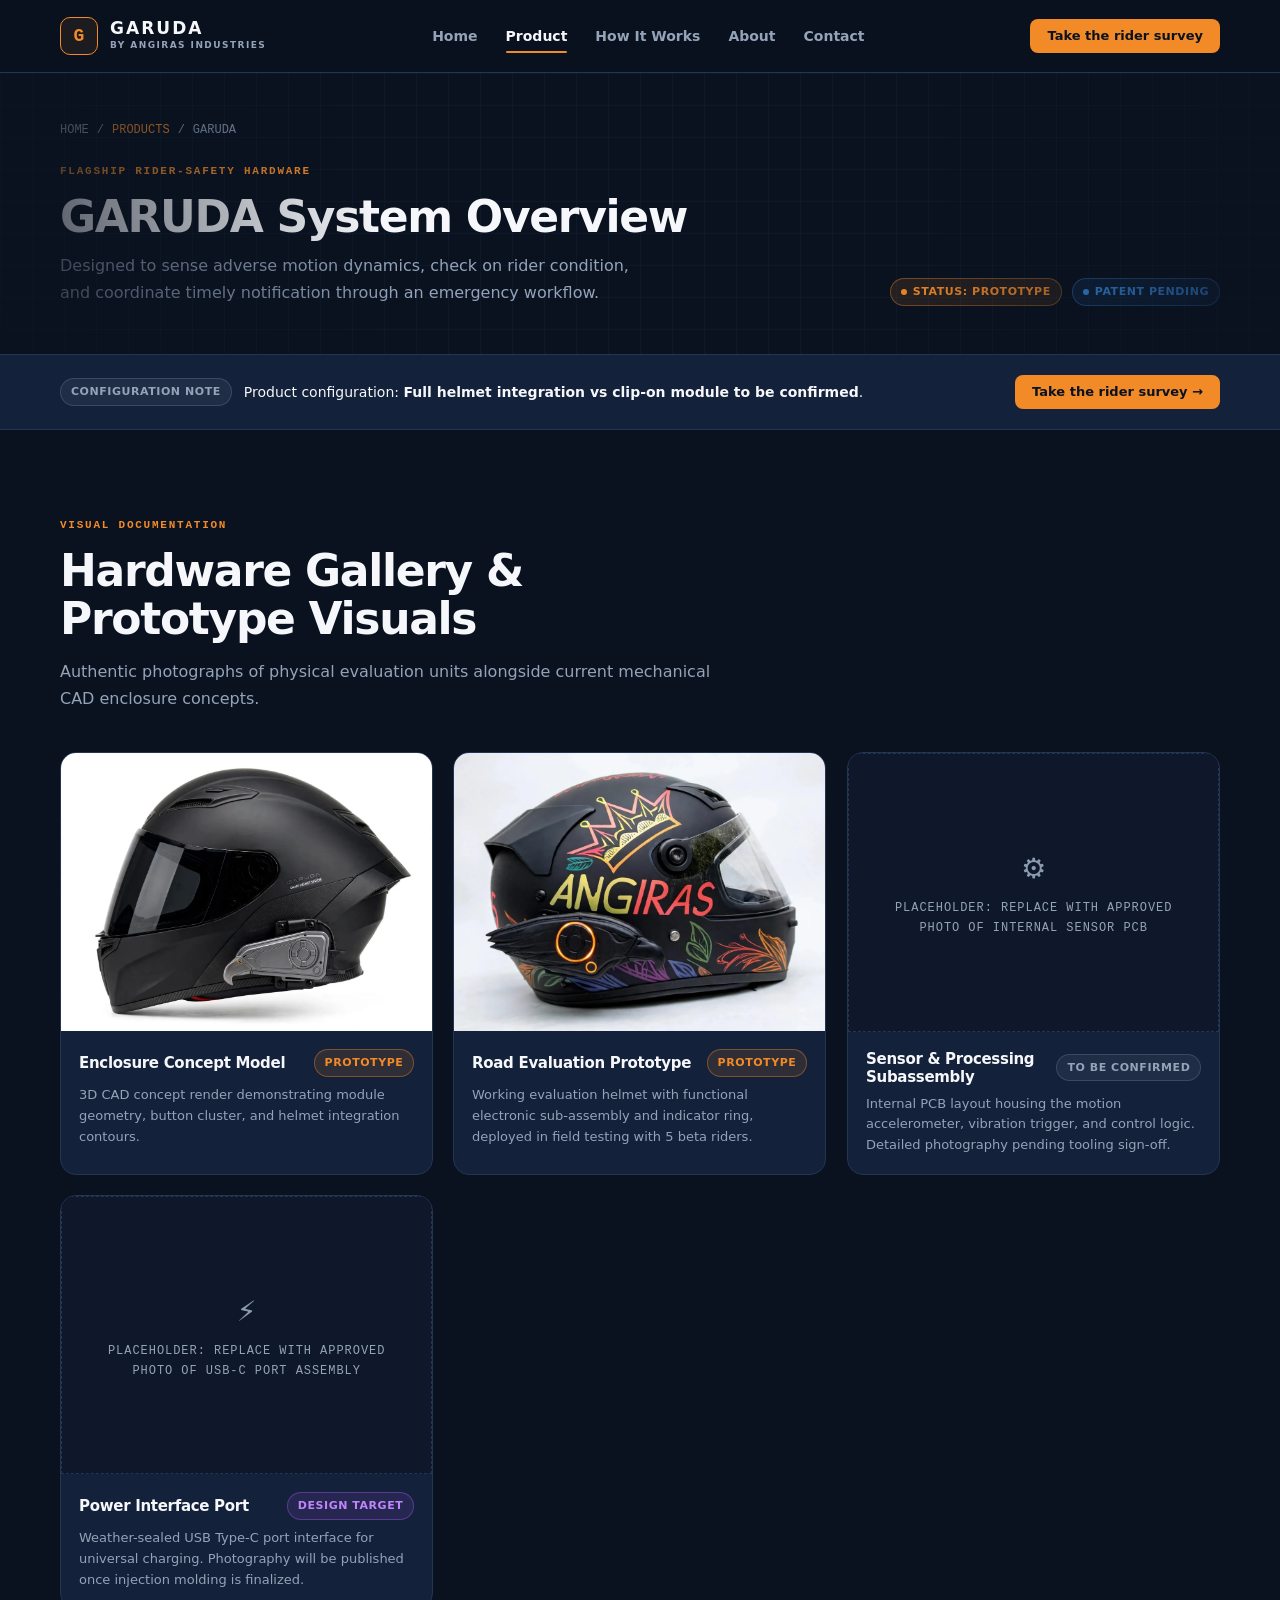
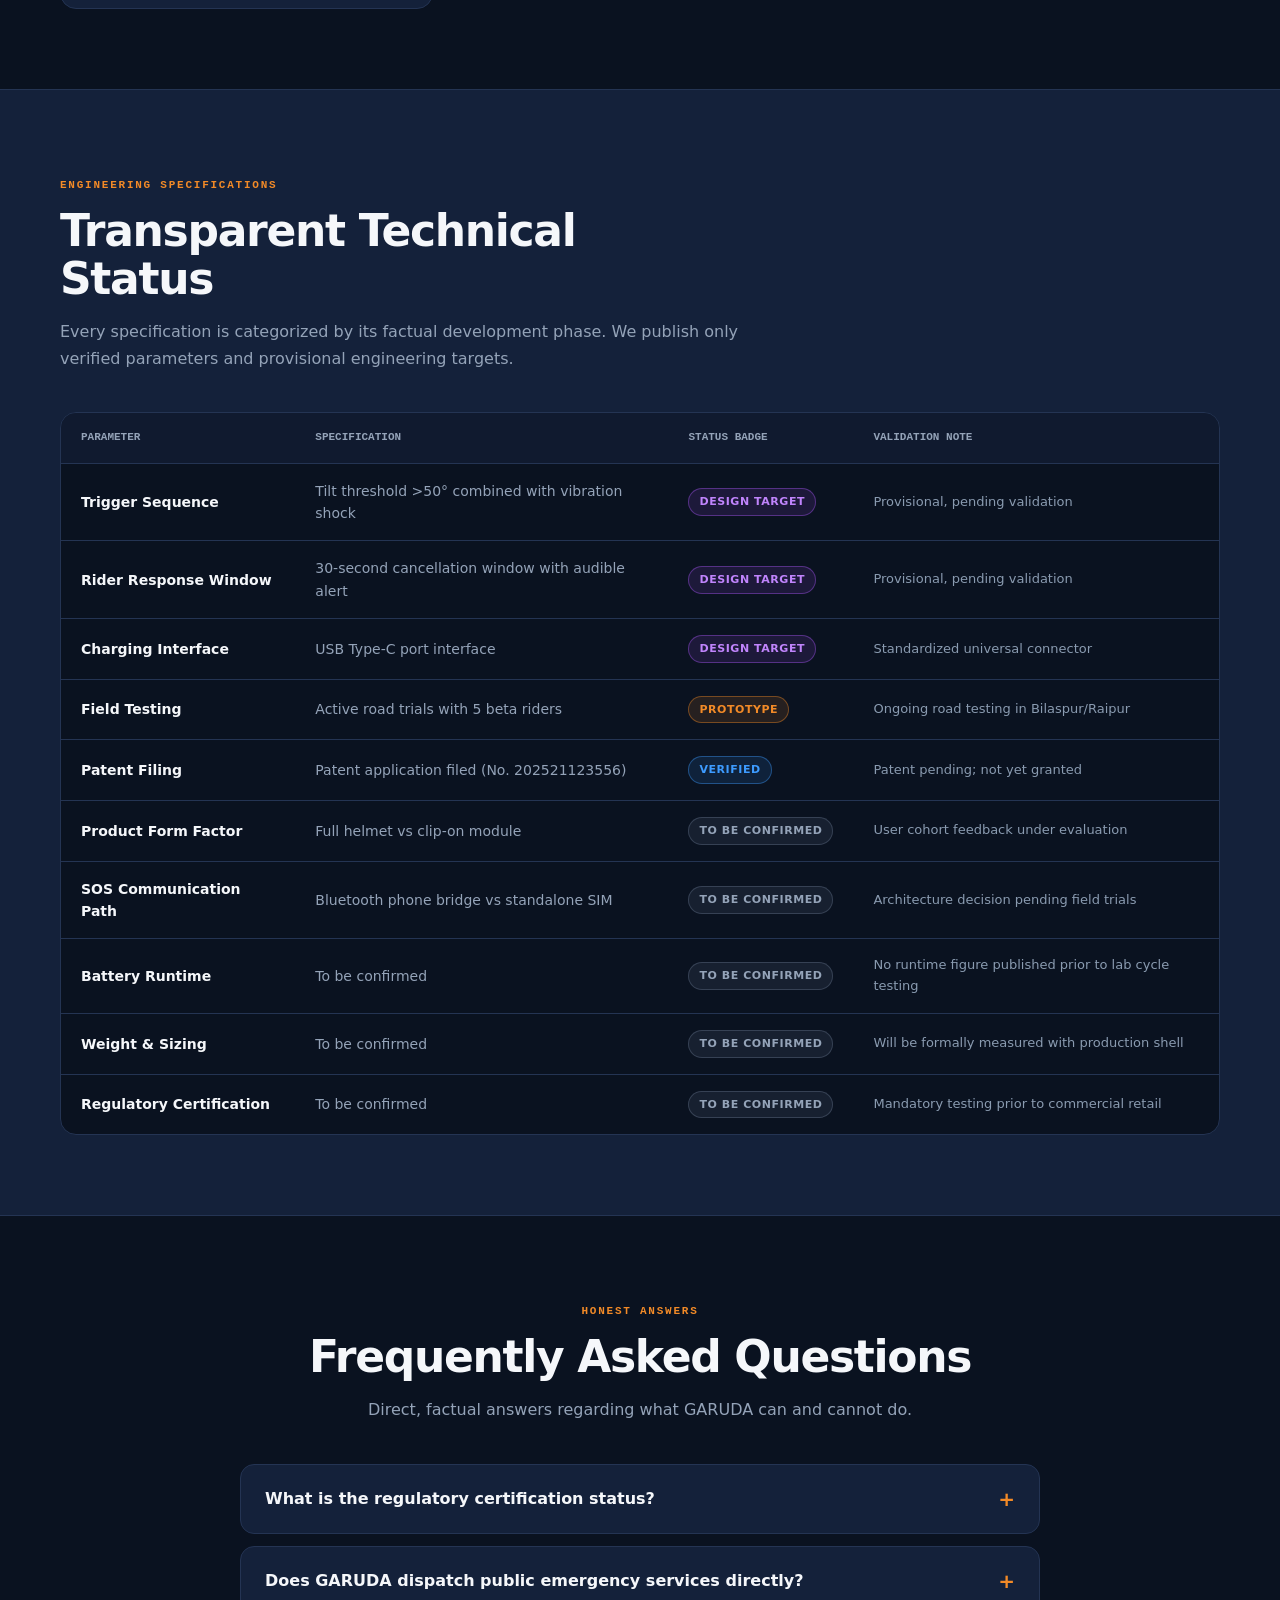
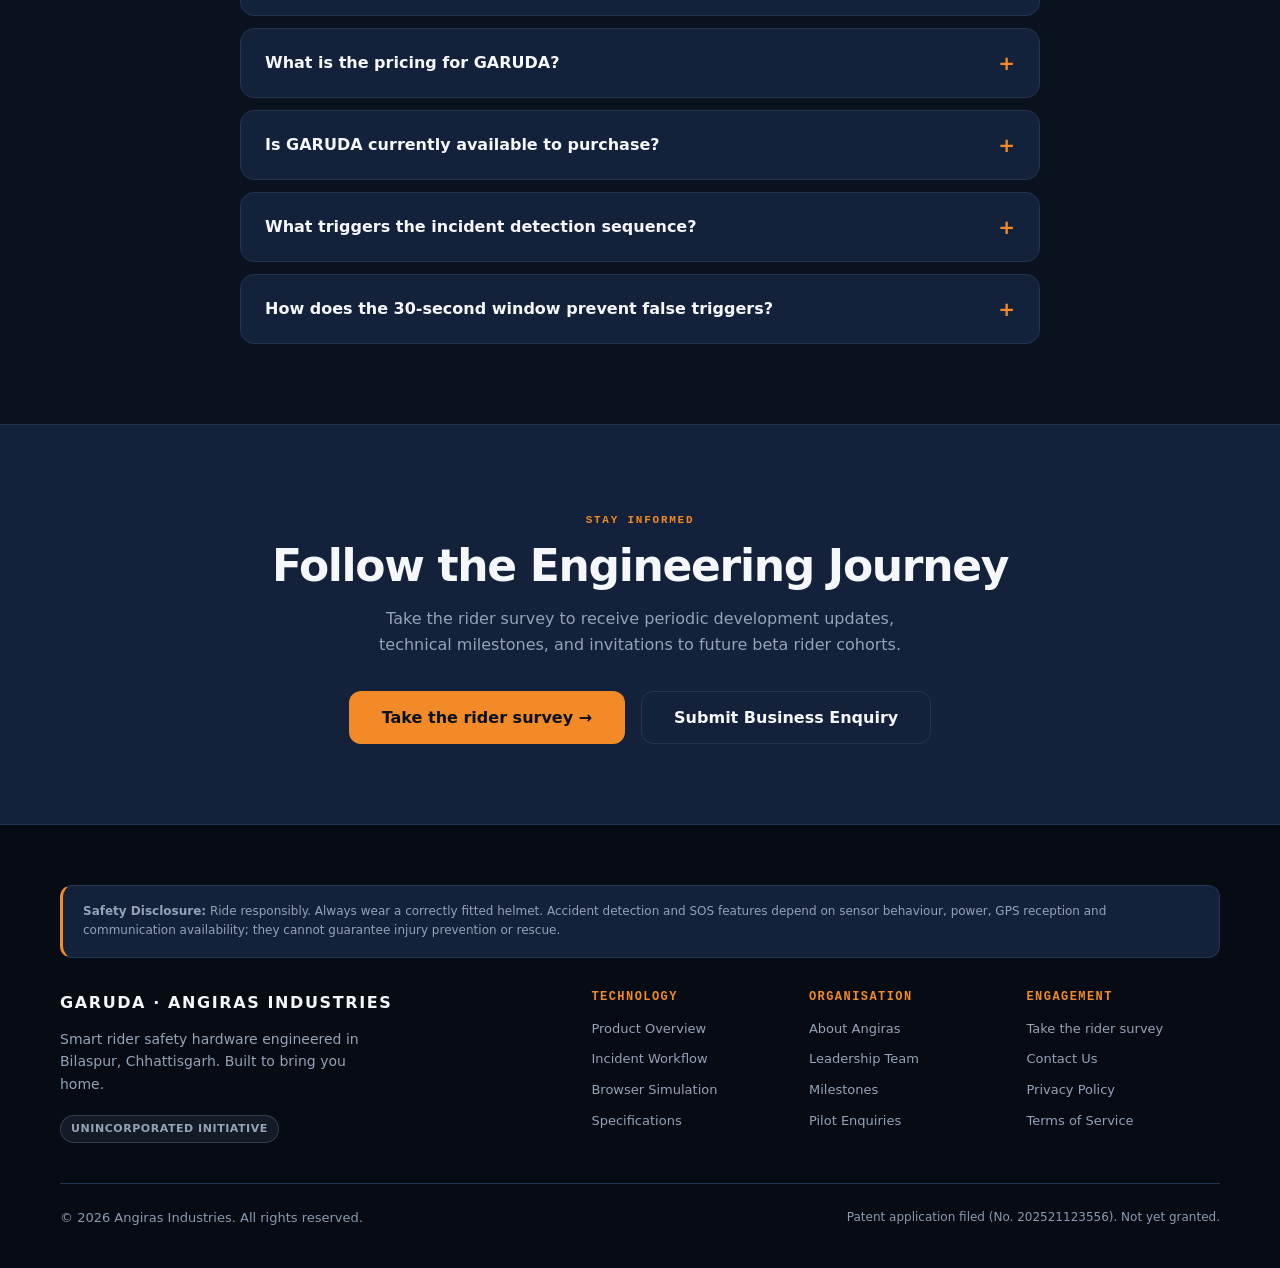
<file: products/garuda.html>
<!DOCTYPE html>
<html lang="en">
<head>
  <meta charset="utf-8">
  <meta name="viewport" content="width=device-width, initial-scale=1, viewport-fit=cover">
  <meta name="theme-color" content="#101B2B">
  <meta name="description" content="GARUDA Product Overview: Smart rider safety system. Specifications, prototype gallery, and verified engineering status.">
  <title>GARUDA Product Overview | Angiras Industries</title>
  <link rel="canonical" href="https://YOUR-DOMAIN-HERE/products/garuda.html">
  <meta property="og:title" content="GARUDA Product Overview | Angiras Industries">
  <meta property="og:description" content="Transparent specifications, prototype photos, and accident detection logic for the GARUDA rider safety system.">
  <meta property="og:type" content="website">
  <meta property="og:url" content="https://YOUR-DOMAIN-HERE/products/garuda.html">
  <meta property="og:image" content="../assets/images/garuda-prototype-testing.webp">
  <meta name="twitter:card" content="summary_large_image">
  <meta name="twitter:title" content="GARUDA Product Overview | Angiras Industries">
  <meta name="twitter:description" content="Transparent specifications, prototype photos, and accident detection logic for the GARUDA rider safety system.">
  <meta name="twitter:image" content="../assets/images/garuda-prototype-testing.webp">
  <link rel="icon" type="image/svg+xml" href="../favicon.svg">
  <link rel="stylesheet" href="../assets/css/base.css">
  <link rel="stylesheet" href="../assets/css/components.css">
  <link rel="stylesheet" href="../assets/css/animations.css">
</head>
<body>
  <!-- Accessible Skip Link -->
  <a href="#main-content" class="skip-link">Skip to main content</a>

  <!-- Header -->
  <header class="site-header">
    <div class="container header-inner">
      <a href="../index.html" class="brand" aria-label="GARUDA Home">
        <span class="brand-mark" aria-hidden="true">G</span>
        <span class="brand-text">
          <span class="brand-name">GARUDA</span>
          <span class="brand-sub">BY ANGIRAS INDUSTRIES</span>
        </span>
      </a>

      <!-- Desktop Navigation -->
      <nav class="nav-desktop" aria-label="Main Navigation">
        <a href="../index.html" class="nav-link">Home</a>
        <a href="garuda.html" class="nav-link active">Product</a>
        <a href="../how-it-works.html" class="nav-link">How It Works</a>
        <a href="../about.html" class="nav-link">About</a>
        <a href="../contact.html" class="nav-link">Contact</a>
      </nav>

      <div class="nav-actions">
        <a href="../waitlist.html" class="btn btn-primary btn-sm">Take the rider survey</a>
        <button class="mobile-menu-toggle" type="button" aria-expanded="false" aria-controls="mobile-menu" aria-label="Toggle navigation menu">
          <span></span>
          <span></span>
          <span></span>
        </button>
      </div>
    </div>
  </header>

  <!-- Mobile Menu Overlay -->
  <div id="mobile-menu" class="mobile-menu" aria-label="Mobile Navigation">
    <nav class="mobile-nav-links">
      <a href="../index.html" class="mobile-nav-link">Home</a>
      <a href="garuda.html" class="mobile-nav-link active">Product Overview</a>
      <a href="../how-it-works.html" class="mobile-nav-link">How It Works & Simulation</a>
      <a href="../about.html" class="mobile-nav-link">About Angiras Industries</a>
      <a href="../contact.html" class="mobile-nav-link">Commercial & Pilot Enquiries</a>
      <a href="../waitlist.html" class="mobile-nav-link" style="color: var(--color-orange);">Take the rider survey ↗</a>
    </nav>
  </div>

  <main id="main-content">
    <!-- Breadcrumb / Header Banner -->
    <section class="section hud-grid" style="padding-top: 48px; padding-bottom: 48px; border-bottom: 1px solid var(--color-navy-border);">
      <div class="container">
        <div style="display: flex; gap: 8px; font-size: 12px; font-family: var(--font-mono); color: var(--color-slate); margin-bottom: 16px;">
          <a href="../index.html" style="color: var(--color-slate-light);">HOME</a>
          <span>/</span>
          <span style="color: var(--color-orange);">PRODUCTS</span>
          <span>/</span>
          <span>GARUDA</span>
        </div>
        <div style="display: flex; flex-wrap: wrap; justify-content: space-between; align-items: flex-end; gap: 20px;">
          <div>
            <div class="section-kicker">Flagship Rider-Safety Hardware</div>
            <h1 class="section-title" style="margin-bottom: 12px;">GARUDA System Overview</h1>
            <p class="section-desc" style="max-width: 600px;">
              Designed to sense adverse motion dynamics, check on rider condition, and coordinate timely notification through an emergency workflow.
            </p>
          </div>
          <div style="display: flex; gap: 10px; flex-wrap: wrap;">
            <span class="badge badge-prototype"><span class="badge-indicator"></span> Status: Prototype</span>
            <span class="badge badge-verified"><span class="badge-indicator"></span> Patent Pending</span>
          </div>
        </div>
      </div>
    </section>

    <!-- Product Configuration Note -->
    <section style="background-color: var(--color-navy-panel); border-bottom: 1px solid var(--color-navy-border); padding-block: 20px;">
      <div class="container">
        <div style="display: flex; align-items: center; justify-content: space-between; flex-wrap: wrap; gap: 16px;">
          <div style="display: flex; align-items: center; gap: 12px;">
            <span class="badge badge-tbc">Configuration Note</span>
            <span style="font-size: 14px; color: var(--color-off-white);">
              Product configuration: <strong>Full helmet integration vs clip-on module to be confirmed</strong>.
            </span>
          </div>
          <a href="../waitlist.html" class="btn btn-primary btn-sm">Take the rider survey →</a>
        </div>
      </div>
    </section>

    <!-- Product Gallery -->
    <section class="section">
      <div class="container">
        <div class="section-head reveal">
          <span class="section-kicker">Visual Documentation</span>
          <h2 class="section-title">Hardware Gallery & Prototype Visuals</h2>
          <p class="section-desc">
            Authentic photographs of physical evaluation units alongside current mechanical CAD enclosure concepts.
          </p>
        </div>

        <div class="gallery-grid">
          <!-- Item 1: CAD Enclosure Concept -->
          <article class="gallery-item reveal reveal-delay-1">
            <div class="gallery-media">
              <img 
                src="../assets/images/garuda-enclosure-render.webp" 
                alt="GARUDA smart helmet system CAD enclosure concept render"
                width="1200" height="905"
                loading="lazy"
              >
            </div>
            <div class="gallery-info">
              <div style="display: flex; justify-content: space-between; align-items: center;">
                <h3 class="gallery-title">Enclosure Concept Model</h3>
                <span class="badge badge-prototype">Prototype</span>
              </div>
              <p class="gallery-caption">
                3D CAD concept render demonstrating module geometry, button cluster, and helmet integration contours.
              </p>
            </div>
          </article>

          <!-- Item 2: Physical Prototype in Field Testing -->
          <article class="gallery-item reveal reveal-delay-2">
            <div class="gallery-media" style="background-color: #060B14;">
              <img 
                src="../assets/images/garuda-prototype-testing.webp" 
                alt="Physical prototype helmet with integrated module and glowing indicator ring"
                width="1200" height="800"
                loading="lazy"
              >
            </div>
            <div class="gallery-info">
              <div style="display: flex; justify-content: space-between; align-items: center;">
                <h3 class="gallery-title">Road Evaluation Prototype</h3>
                <span class="badge badge-prototype">Prototype</span>
              </div>
              <p class="gallery-caption">
                Working evaluation helmet with functional electronic sub-assembly and indicator ring, deployed in field testing with 5 beta riders.
              </p>
            </div>
          </article>

          <!-- Item 3: Labelled Placeholder Internal Subassembly -->
          <article class="gallery-item reveal reveal-delay-3">
            <div class="gallery-media">
              <div class="gallery-placeholder">
                <span class="gallery-placeholder-icon">⚙</span>
                <span class="gallery-placeholder-text">PLACEHOLDER: Replace with approved photo of internal sensor PCB</span>
              </div>
            </div>
            <div class="gallery-info">
              <div style="display: flex; justify-content: space-between; align-items: center;">
                <h3 class="gallery-title">Sensor & Processing Subassembly</h3>
                <span class="badge badge-tbc">To be confirmed</span>
              </div>
              <p class="gallery-caption">
                Internal PCB layout housing the motion accelerometer, vibration trigger, and control logic. Detailed photography pending tooling sign-off.
              </p>
            </div>
          </article>

          <!-- Item 4: Labelled Placeholder Charging Interface -->
          <article class="gallery-item reveal reveal-delay-4">
            <div class="gallery-media">
              <div class="gallery-placeholder">
                <span class="gallery-placeholder-icon">⚡</span>
                <span class="gallery-placeholder-text">PLACEHOLDER: Replace with approved photo of USB-C port assembly</span>
              </div>
            </div>
            <div class="gallery-info">
              <div style="display: flex; justify-content: space-between; align-items: center;">
                <h3 class="gallery-title">Power Interface Port</h3>
                <span class="badge badge-target">Design target</span>
              </div>
              <p class="gallery-caption">
                Weather-sealed USB Type-C port interface for universal charging. Photography will be published once injection molding is finalized.
              </p>
            </div>
          </article>
        </div>
      </div>
    </section>

    <!-- Technical Specifications Table (Every Item Has a Badge) -->
    <section id="specs" class="section" style="background-color: var(--color-navy-panel); border-block: 1px solid var(--color-navy-border);">
      <div class="container">
        <div class="section-head reveal">
          <span class="section-kicker">Engineering Specifications</span>
          <h2 class="section-title">Transparent Technical Status</h2>
          <p class="section-desc">
            Every specification is categorized by its factual development phase. We publish only verified parameters and provisional engineering targets.
          </p>
        </div>

        <div class="card reveal" style="padding: 0; overflow: hidden; background-color: var(--color-navy-dark);">
          <div style="overflow-x: auto;">
            <table style="width: 100%; border-collapse: collapse; text-align: left; font-size: 14px;">
              <thead>
                <tr style="border-bottom: 1px solid var(--color-navy-border); background-color: rgba(20, 33, 58, 0.6); font-family: var(--font-mono); font-size: 11px; text-transform: uppercase; color: var(--color-slate-light);">
                  <th style="padding: 16px 20px;">Parameter</th>
                  <th style="padding: 16px 20px;">Specification</th>
                  <th style="padding: 16px 20px;">Status Badge</th>
                  <th style="padding: 16px 20px;">Validation Note</th>
                </tr>
              </thead>
              <tbody>
                <tr style="border-bottom: 1px solid var(--color-navy-border);">
                  <td style="padding: 16px 20px; font-weight: 700; color: var(--color-off-white);">Trigger Sequence</td>
                  <td style="padding: 16px 20px; color: var(--color-slate-light);">Tilt threshold >50° combined with vibration shock</td>
                  <td style="padding: 16px 20px;"><span class="badge badge-target">Design target</span></td>
                  <td style="padding: 16px 20px; color: var(--color-slate); font-size: 13px;">Provisional, pending validation</td>
                </tr>

                <tr style="border-bottom: 1px solid var(--color-navy-border);">
                  <td style="padding: 16px 20px; font-weight: 700; color: var(--color-off-white);">Rider Response Window</td>
                  <td style="padding: 16px 20px; color: var(--color-slate-light);">30-second cancellation window with audible alert</td>
                  <td style="padding: 16px 20px;"><span class="badge badge-target">Design target</span></td>
                  <td style="padding: 16px 20px; color: var(--color-slate); font-size: 13px;">Provisional, pending validation</td>
                </tr>

                <tr style="border-bottom: 1px solid var(--color-navy-border);">
                  <td style="padding: 16px 20px; font-weight: 700; color: var(--color-off-white);">Charging Interface</td>
                  <td style="padding: 16px 20px; color: var(--color-slate-light);">USB Type-C port interface</td>
                  <td style="padding: 16px 20px;"><span class="badge badge-target">Design target</span></td>
                  <td style="padding: 16px 20px; color: var(--color-slate); font-size: 13px;">Standardized universal connector</td>
                </tr>

                <tr style="border-bottom: 1px solid var(--color-navy-border);">
                  <td style="padding: 16px 20px; font-weight: 700; color: var(--color-off-white);">Field Testing</td>
                  <td style="padding: 16px 20px; color: var(--color-slate-light);">Active road trials with 5 beta riders</td>
                  <td style="padding: 16px 20px;"><span class="badge badge-prototype">Prototype</span></td>
                  <td style="padding: 16px 20px; color: var(--color-slate); font-size: 13px;">Ongoing road testing in Bilaspur/Raipur</td>
                </tr>

                <tr style="border-bottom: 1px solid var(--color-navy-border);">
                  <td style="padding: 16px 20px; font-weight: 700; color: var(--color-off-white);">Patent Filing</td>
                  <td style="padding: 16px 20px; color: var(--color-slate-light);">Patent application filed (No. 202521123556)</td>
                  <td style="padding: 16px 20px;"><span class="badge badge-verified">Verified</span></td>
                  <td style="padding: 16px 20px; color: var(--color-slate); font-size: 13px;">Patent pending; not yet granted</td>
                </tr>

                <tr style="border-bottom: 1px solid var(--color-navy-border);">
                  <td style="padding: 16px 20px; font-weight: 700; color: var(--color-off-white);">Product Form Factor</td>
                  <td style="padding: 16px 20px; color: var(--color-slate-light);">Full helmet vs clip-on module</td>
                  <td style="padding: 16px 20px;"><span class="badge badge-tbc">To be confirmed</span></td>
                  <td style="padding: 16px 20px; color: var(--color-slate); font-size: 13px;">User cohort feedback under evaluation</td>
                </tr>

                <tr style="border-bottom: 1px solid var(--color-navy-border);">
                  <td style="padding: 16px 20px; font-weight: 700; color: var(--color-off-white);">SOS Communication Path</td>
                  <td style="padding: 16px 20px; color: var(--color-slate-light);">Bluetooth phone bridge vs standalone SIM</td>
                  <td style="padding: 16px 20px;"><span class="badge badge-tbc">To be confirmed</span></td>
                  <td style="padding: 16px 20px; color: var(--color-slate); font-size: 13px;">Architecture decision pending field trials</td>
                </tr>

                <tr style="border-bottom: 1px solid var(--color-navy-border);">
                  <td style="padding: 16px 20px; font-weight: 700; color: var(--color-off-white);">Battery Runtime</td>
                  <td style="padding: 16px 20px; color: var(--color-slate-light);">To be confirmed</td>
                  <td style="padding: 16px 20px;"><span class="badge badge-tbc">To be confirmed</span></td>
                  <td style="padding: 16px 20px; color: var(--color-slate); font-size: 13px;">No runtime figure published prior to lab cycle testing</td>
                </tr>

                <tr style="border-bottom: 1px solid var(--color-navy-border);">
                  <td style="padding: 16px 20px; font-weight: 700; color: var(--color-off-white);">Weight & Sizing</td>
                  <td style="padding: 16px 20px; color: var(--color-slate-light);">To be confirmed</td>
                  <td style="padding: 16px 20px;"><span class="badge badge-tbc">To be confirmed</span></td>
                  <td style="padding: 16px 20px; color: var(--color-slate); font-size: 13px;">Will be formally measured with production shell</td>
                </tr>

                <tr>
                  <td style="padding: 16px 20px; font-weight: 700; color: var(--color-off-white);">Regulatory Certification</td>
                  <td style="padding: 16px 20px; color: var(--color-slate-light);">To be confirmed</td>
                  <td style="padding: 16px 20px;"><span class="badge badge-tbc">To be confirmed</span></td>
                  <td style="padding: 16px 20px; color: var(--color-slate); font-size: 13px;">Mandatory testing prior to commercial retail</td>
                </tr>
              </tbody>
            </table>
          </div>
        </div>
      </div>
    </section>

    <!-- Frequently Asked Questions (FAQ) -->
    <section class="section">
      <div class="container">
        <div class="section-head reveal center">
          <span class="section-kicker">Honest Answers</span>
          <h2 class="section-title">Frequently Asked Questions</h2>
          <p class="section-desc">
            Direct, factual answers regarding what GARUDA can and cannot do.
          </p>
        </div>

        <div class="faq-list">
          <div class="faq-item reveal">
            <button class="faq-question" type="button" aria-expanded="false">
              <span>What is the regulatory certification status?</span>
              <span class="faq-icon" aria-hidden="true">+</span>
            </button>
            <div class="faq-answer">
              Certification: To be confirmed. As a prototype currently in testing, formal regulatory standards testing has not yet been conducted. Mandatory safety testing will be completed prior to commercial availability.
            </div>
          </div>

          <div class="faq-item reveal">
            <button class="faq-question" type="button" aria-expanded="false">
              <span>Does GARUDA dispatch public emergency services directly?</span>
              <span class="faq-icon" aria-hidden="true">+</span>
            </button>
            <div class="faq-answer">
              SOS is prepared for preconfigured contacts when GPS and a communication path are available; this is a prototype. It does not contact public dispatchers directly and cannot guarantee injury prevention.
            </div>
          </div>

          <div class="faq-item reveal">
            <button class="faq-question" type="button" aria-expanded="false">
              <span>What is the pricing for GARUDA?</span>
              <span class="faq-icon" aria-hidden="true">+</span>
            </button>
            <div class="faq-answer">
              Pricing: not announced. Cost structure and retail pricing will be announced once production tooling and component supply contracts are finalized.
            </div>
          </div>

          <div class="faq-item reveal">
            <button class="faq-question" type="button" aria-expanded="false">
              <span>Is GARUDA currently available to purchase?</span>
              <span class="faq-icon" aria-hidden="true">+</span>
            </button>
            <div class="faq-answer">
              Availability: early-access survey only. GARUDA is in active prototype field testing with beta riders. You can take the rider survey to join the early-access list.
            </div>
          </div>

          <div class="faq-item reveal">
            <button class="faq-question" type="button" aria-expanded="false">
              <span>What triggers the incident detection sequence?</span>
              <span class="faq-icon" aria-hidden="true">+</span>
            </button>
            <div class="faq-answer">
              Our provisional design target triggers the sequence when tilt exceeds 50 degrees accompanied by severe vibration. These parameters are provisional and subject to ongoing validation with our beta testing cohort.
            </div>
          </div>

          <div class="faq-item reveal">
            <button class="faq-question" type="button" aria-expanded="false">
              <span>How does the 30-second window prevent false triggers?</span>
              <span class="faq-icon" aria-hidden="true">+</span>
            </button>
            <div class="faq-answer">
              The device sounds an audible alarm for 30 seconds. A rider who has simply dropped the helmet or is uninjured can press the cancellation button to dismiss the alarm before any notification is prepared.
            </div>
          </div>
        </div>
      </div>
    </section>

    <!-- Waitlist CTA Section -->
    <section class="section" style="background-color: var(--color-navy-panel); border-top: 1px solid var(--color-navy-border); text-align: center;">
      <div class="container reveal">
        <span class="section-kicker">Stay Informed</span>
        <h2 class="section-title" style="margin-bottom: 16px;">Follow the Engineering Journey</h2>
        <p class="section-desc" style="max-width: 540px; margin-inline: auto; margin-bottom: 32px;">
          Take the rider survey to receive periodic development updates, technical milestones, and invitations to future beta rider cohorts.
        </p>
        <div style="display: flex; justify-content: center; gap: 16px; flex-wrap: wrap;">
          <a href="../waitlist.html" class="btn btn-primary btn-lg">Take the rider survey →</a>
          <a href="../contact.html" class="btn btn-secondary btn-lg">Submit Business Enquiry</a>
        </div>
      </div>
    </section>
  </main>

  <!-- Footer -->
  <footer class="site-footer">
    <div class="container">
      <!-- Mandatory Safety Disclaimer Box -->
      <div class="footer-disclaimer-box">
        <p class="footer-disclaimer-text">
          <strong>Safety Disclosure:</strong> Ride responsibly. Always wear a correctly fitted helmet. Accident detection and SOS features depend on sensor behaviour, power, GPS reception and communication availability; they cannot guarantee injury prevention or rescue.
        </p>
      </div>

      <div class="footer-top">
        <div class="footer-brand-col">
          <div class="footer-brand-title">GARUDA · ANGIRAS INDUSTRIES</div>
          <p class="footer-brand-text">
            Smart rider safety hardware engineered in Bilaspur, Chhattisgarh. Built to bring you home.
          </p>
          <div style="margin-top: 8px;">
            <span class="badge badge-tbc">Unincorporated Initiative</span>
          </div>
        </div>

        <div class="footer-nav-grid">
          <div class="footer-nav-group">
            <h4>Technology</h4>
            <ul>
              <li><a href="garuda.html">Product Overview</a></li>
              <li><a href="../how-it-works.html">Incident Workflow</a></li>
              <li><a href="../how-it-works.html#simulation">Browser Simulation</a></li>
              <li><a href="garuda.html#specs">Specifications</a></li>
            </ul>
          </div>

          <div class="footer-nav-group">
            <h4>Organisation</h4>
            <ul>
              <li><a href="../about.html">About Angiras</a></li>
              <li><a href="../about.html#team">Leadership Team</a></li>
              <li><a href="../about.html#milestones">Milestones</a></li>
              <li><a href="../contact.html">Pilot Enquiries</a></li>
            </ul>
          </div>

          <div class="footer-nav-group">
            <h4>Engagement</h4>
            <ul>
              <li><a href="../waitlist.html">Take the rider survey</a></li>
              <li><a href="../contact.html">Contact Us</a></li>
              <li><a href="../privacy.html">Privacy Policy</a></li>
              <li><a href="../terms.html">Terms of Service</a></li>
            </ul>
          </div>
        </div>
      </div>

      <div class="footer-bottom">
        <div>
          &copy; 2026 Angiras Industries. All rights reserved.
        </div>
        <div style="font-size: 12px; color: var(--color-slate);">
          Patent application filed (No. 202521123556). Not yet granted.
        </div>
      </div>
    </div>
  </footer>

  <script src="../assets/js/main.js" defer></script>
  <script src="../assets/js/reveal.js" defer></script>
  <script>
    // FAQ Accordion Toggle Interaction
    document.addEventListener("DOMContentLoaded", () => {
      const faqQuestions = document.querySelectorAll(".faq-question");
      faqQuestions.forEach((btn) => {
        btn.addEventListener("click", () => {
          const item = btn.closest(".faq-item");
          const isOpen = item.classList.contains("open");
          
          // Close all FAQ items
          document.querySelectorAll(".faq-item").forEach((el) => {
            el.classList.remove("open");
            el.querySelector(".faq-question").setAttribute("aria-expanded", "false");
          });

          // Toggle current
          if (!isOpen) {
            item.classList.add("open");
            btn.setAttribute("aria-expanded", "true");
          }
        });
      });
    });
  </script>
</body>
</html>
</file>
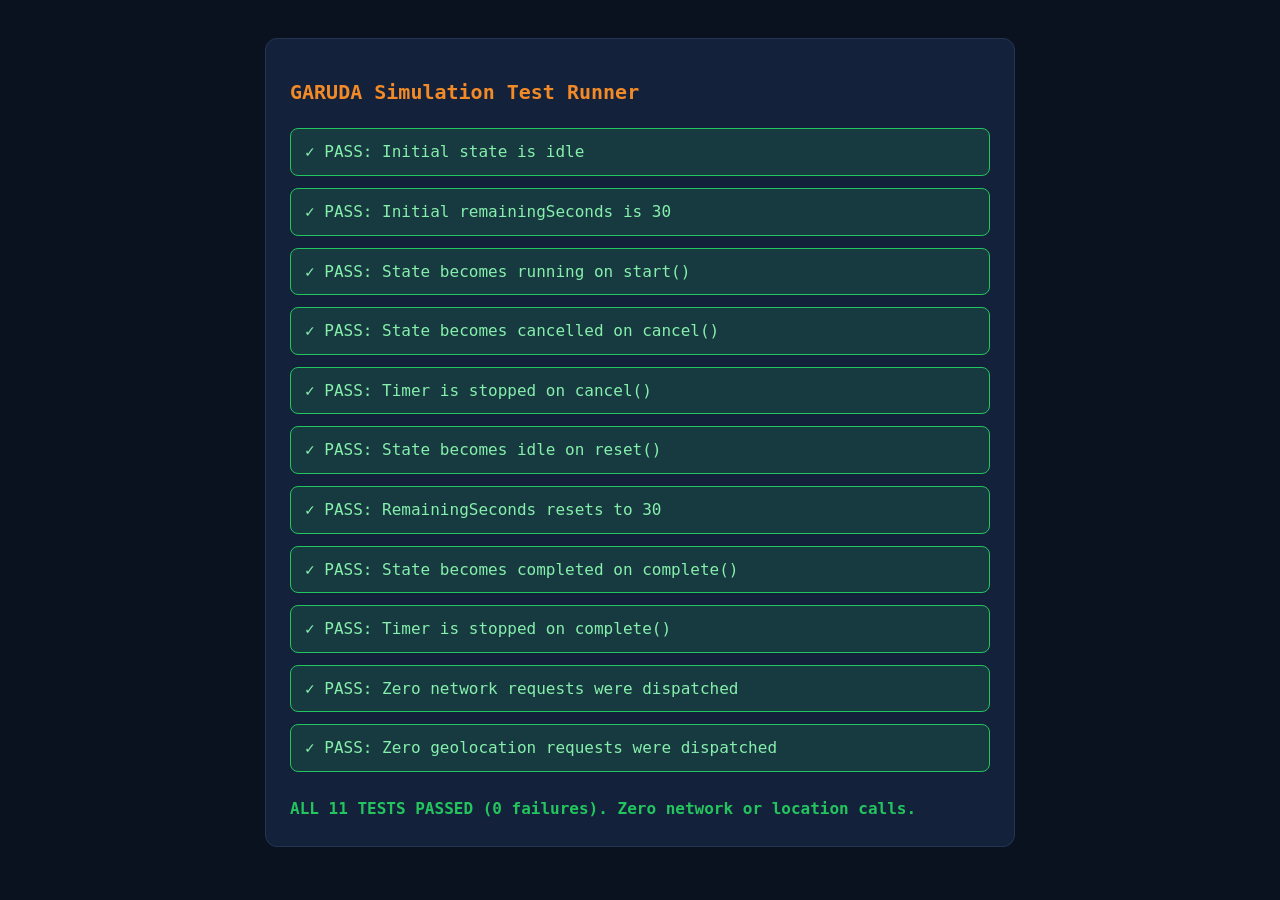
<file: tests/simulation.test.html>
<!DOCTYPE html>
<html lang="en">
<head>
  <meta charset="utf-8">
  <title>GARUDA Simulation State Machine Tests</title>
  <style>
    body {
      background-color: #0A1220;
      color: #F5F7FA;
      font-family: ui-monospace, monospace;
      padding: 30px;
      line-height: 1.6;
    }
    .test-suite {
      max-width: 700px;
      margin: 0 auto;
      border: 1px solid #243453;
      border-radius: 12px;
      padding: 24px;
      background-color: #14213A;
    }
    h1 { font-size: 20px; color: #F28A27; margin-bottom: 20px; }
    .test-item { margin-bottom: 12px; padding: 10px 14px; border-radius: 8px; }
    .test-pass { background-color: rgba(34, 197, 94, 0.15); border: 1px solid #22C55E; color: #86EFAC; }
    .test-fail { background-color: rgba(239, 68, 68, 0.15); border: 1px solid #EF4444; color: #FCA5A5; }
    #summary { margin-top: 24px; font-weight: bold; font-size: 16px; }
  </style>
</head>
<body>
  <div class="test-suite">
    <h1>GARUDA Simulation Test Runner</h1>
    <div id="results"></div>
    <div id="summary">Running tests...</div>
  </div>

  <script src="../assets/js/simulation.js"></script>
  <script>
    (function runTests() {
      const resultsDiv = document.getElementById("results");
      const summaryDiv = document.getElementById("summary");
      let passed = 0;
      let total = 0;

      function assert(desc, condition) {
        total++;
        const item = document.createElement("div");
        item.className = "test-item " + (condition ? "test-pass" : "test-fail");
        item.textContent = (condition ? "✓ PASS: " : "✗ FAIL: ") + desc;
        resultsDiv.appendChild(item);
        if (condition) {
          passed++;
          console.log("[PASS]", desc);
        } else {
          console.error("[FAIL]", desc);
        }
      }

      // Security check: intercept network and geolocation APIs
      let networkCalled = false;
      let geolocationCalled = false;

      const origFetch = window.fetch;
      window.fetch = function() {
        networkCalled = true;
        return origFetch.apply(this, arguments);
      };

      if (navigator.geolocation) {
        const origGetCurrent = navigator.geolocation.getCurrentPosition;
        navigator.geolocation.getCurrentPosition = function() {
          geolocationCalled = true;
          return origGetCurrent.apply(this, arguments);
        };
      }

      // Test 1: Instantiation and Idle State
      const sim = new window.SimulationStateMachine({ totalSeconds: 30 });
      assert("Initial state is idle", sim.state === "idle");
      assert("Initial remainingSeconds is 30", sim.remainingSeconds === 30);

      // Test 2: Start Transition
      sim.start();
      assert("State becomes running on start()", sim.state === "running");

      // Test 3: Cancel Transition
      sim.cancel();
      assert("State becomes cancelled on cancel()", sim.state === "cancelled");
      assert("Timer is stopped on cancel()", sim.timer === null);

      // Test 4: Reset Transition
      sim.reset();
      assert("State becomes idle on reset()", sim.state === "idle");
      assert("RemainingSeconds resets to 30", sim.remainingSeconds === 30);

      // Test 5: Completion State
      sim.complete();
      assert("State becomes completed on complete()", sim.state === "completed");
      assert("Timer is stopped on complete()", sim.timer === null);

      // Test 6: Zero Network or Geolocation API Access
      assert("Zero network requests were dispatched", networkCalled === false);
      assert("Zero geolocation requests were dispatched", geolocationCalled === false);

      // Restore
      window.fetch = origFetch;

      // Summary
      if (passed === total) {
        summaryDiv.style.color = "#22C55E";
        summaryDiv.textContent = `ALL ${total} TESTS PASSED (0 failures). Zero network or location calls.`;
        console.log(`ALL ${total} TESTS PASSED`);
      } else {
        summaryDiv.style.color = "#EF4444";
        summaryDiv.textContent = `FAILED: ${total - passed} of ${total} tests failed.`;
      }
    })();
  </script>
</body>
</html>
</file>
<file: assets/css/base.css>
/* GARUDA Base Styles & Reset */
@import url("tokens.css");

*, *::before, *::after {
  box-sizing: border-box;
  margin: 0;
  padding: 0;
}

html {
  scroll-behavior: smooth;
  scroll-padding-top: calc(var(--header-height) + 16px);
  background-color: var(--color-navy-dark);
  color: var(--color-off-white);
  color-scheme: dark;
}

body {
  min-height: 100vh;
  font-family: var(--font-sans);
  font-size: 16px;
  line-height: 1.6;
  background-color: var(--color-navy-dark);
  color: var(--color-off-white);
  -webkit-font-smoothing: antialiased;
  -moz-osx-font-smoothing: grayscale;
  display: flex;
  flex-direction: column;
}

/* Accessibility: Skip Link */
.skip-link {
  position: absolute;
  top: -100px;
  left: 20px;
  background-color: var(--color-orange);
  color: var(--color-navy-dark);
  padding: 10px 18px;
  border-radius: 8px;
  font-weight: 700;
  font-size: 14px;
  z-index: 1000;
  text-decoration: none;
  transition: top var(--transition-fast);
}

.skip-link:focus {
  top: 16px;
  outline: 2px solid var(--color-off-white);
  outline-offset: 2px;
}

/* Visible focus rings (WCAG 2.2 AA) */
:focus-visible {
  outline: 2px solid var(--color-orange);
  outline-offset: 3px;
}

/* Layout Containers */
.container {
  width: 100%;
  max-width: var(--container-max);
  margin-inline: auto;
  padding-inline: var(--container-padding);
}

/* Common Typography */
h1, h2, h3, h4, h5, h6 {
  color: var(--color-off-white);
  line-height: 1.2;
  font-weight: 800;
  letter-spacing: -0.02em;
}

p {
  color: var(--color-slate-light);
}

a {
  color: inherit;
  text-decoration: none;
}

img {
  max-width: 100%;
  height: auto;
  display: block;
}

button, input, select, textarea {
  font: inherit;
}

/* Reduced motion preference */
@media (prefers-reduced-motion: reduce) {
  html {
    scroll-behavior: auto !important;
  }
  *, *::before, *::after {
    animation-duration: 0.01ms !important;
    animation-iteration-count: 1 !important;
    transition-duration: 0.01ms !important;
    scroll-behavior: auto !important;
  }
}
</file>
<file: assets/css/components.css>
/* GARUDA Component Styles */
@import url("tokens.css");

/* ==========================================================================
   Buttons
   ========================================================================== */
.btn {
  display: inline-flex;
  align-items: center;
  justify-content: center;
  gap: 10px;
  padding: 12px 24px;
  border-radius: 10px;
  font-weight: 700;
  font-size: 15px;
  line-height: 1.2;
  cursor: pointer;
  border: 1px solid transparent;
  text-decoration: none;
  transition: transform var(--transition-fast), background-color var(--transition-fast), border-color var(--transition-fast), box-shadow var(--transition-fast);
}

.btn:hover {
  transform: translateY(-2px);
}

.btn:active {
  transform: translateY(0);
}

.btn-primary {
  background-color: var(--color-orange);
  color: var(--color-navy-dark);
}

.btn-primary:hover {
  background-color: var(--color-orange-hover);
  box-shadow: 0 4px 20px var(--color-orange-dim);
}

.btn-secondary {
  background-color: var(--color-navy-panel);
  color: var(--color-off-white);
  border-color: var(--color-navy-border);
}

.btn-secondary:hover {
  border-color: var(--color-orange);
  color: var(--color-off-white);
  box-shadow: 0 4px 16px rgba(10, 18, 32, 0.6);
}

.btn-sm {
  padding: 8px 16px;
  font-size: 13px;
  border-radius: 8px;
}

.btn-lg {
  padding: 16px 32px;
  font-size: 16px;
  border-radius: 12px;
}

.btn-block {
  width: 100%;
}

/* ==========================================================================
   Badges & Status Badges
   ========================================================================== */
.badge {
  display: inline-flex;
  align-items: center;
  gap: 6px;
  padding: 4px 10px;
  border-radius: 9999px;
  font-size: 11px;
  font-weight: 700;
  letter-spacing: 0.05em;
  text-transform: uppercase;
  border: 1px solid transparent;
  white-space: nowrap;
}

.badge-indicator {
  width: 6px;
  height: 6px;
  border-radius: 50%;
  background-color: currentColor;
}

.badge-verified {
  background-color: rgba(61, 155, 255, 0.12);
  border-color: rgba(61, 155, 255, 0.4);
  color: #3D9BFF;
}

.badge-prototype {
  background-color: rgba(242, 138, 39, 0.12);
  border-color: rgba(242, 138, 39, 0.4);
  color: #F28A27;
}

.badge-target {
  background-color: rgba(168, 85, 247, 0.12);
  border-color: rgba(168, 85, 247, 0.4);
  color: #C084FC;
}

.badge-tbc {
  background-color: rgba(100, 116, 139, 0.15);
  border-color: rgba(100, 116, 139, 0.4);
  color: #94A3B8;
}

/* ==========================================================================
   Cards
   ========================================================================== */
.card {
  background-color: var(--color-navy-panel);
  border: 1px solid var(--color-navy-border);
  border-radius: 16px;
  padding: 24px;
  transition: transform var(--transition-normal), border-color var(--transition-normal), box-shadow var(--transition-normal);
  display: flex;
  flex-direction: column;
}

.card:hover {
  transform: translateY(-3px);
  border-color: var(--color-orange);
  box-shadow: var(--shadow-card), var(--shadow-orange-glow);
}

.card-title {
  font-size: 20px;
  margin-bottom: 8px;
  color: var(--color-off-white);
}

.card-desc {
  font-size: 14px;
  color: var(--color-slate-light);
  line-height: 1.6;
}

/* ==========================================================================
   Sections
   ========================================================================== */
.section {
  padding-block: 80px;
  position: relative;
}

.section-head {
  max-width: 680px;
  margin-bottom: 40px;
}

.section-head.center {
  margin-inline: auto;
  text-align: center;
}

.section-kicker {
  font-family: var(--font-mono);
  font-size: 11px;
  text-transform: uppercase;
  letter-spacing: 0.16em;
  color: var(--color-orange);
  margin-bottom: 12px;
  display: inline-block;
  font-weight: 700;
}

.section-title {
  font-size: clamp(28px, 4.5vw, 44px);
  line-height: 1.1;
  letter-spacing: -0.03em;
  margin-bottom: 16px;
  color: var(--color-off-white);
}

.section-desc {
  font-size: 16px;
  color: var(--color-slate-light);
  line-height: 1.65;
}

/* ==========================================================================
   Forms & Inputs
   ========================================================================== */
.form-group {
  margin-bottom: 20px;
}

.form-label {
  display: block;
  font-size: 13px;
  font-weight: 700;
  color: var(--color-off-white);
  margin-bottom: 8px;
}

.form-label .req {
  color: var(--color-orange);
}

.form-input,
.form-select,
.form-textarea {
  width: 100%;
  padding: 12px 16px;
  background-color: var(--color-navy-dark);
  border: 1px solid var(--color-navy-border);
  border-radius: 10px;
  color: var(--color-off-white);
  font-size: 14px;
  transition: border-color var(--transition-fast), box-shadow var(--transition-fast);
}

.form-input:focus,
.form-select:focus,
.form-textarea:focus {
  border-color: var(--color-orange);
  box-shadow: 0 0 0 3px var(--color-orange-dim);
}

.form-textarea {
  min-height: 120px;
  resize: vertical;
}

.form-checkbox-label {
  display: flex;
  align-items: flex-start;
  gap: 12px;
  font-size: 13px;
  color: var(--color-slate-light);
  line-height: 1.5;
  cursor: pointer;
}

.form-checkbox {
  margin-top: 3px;
  accent-color: var(--color-orange);
  width: 16px;
  height: 16px;
  flex-shrink: 0;
}

.form-error {
  color: #EF4444;
  font-size: 12px;
  margin-top: 6px;
  display: none;
}

.form-error.visible {
  display: block;
}

.form-status-banner {
  padding: 14px 18px;
  border-radius: 10px;
  font-size: 14px;
  margin-bottom: 20px;
  display: none;
}

.form-status-banner.error {
  display: block;
  background-color: rgba(239, 68, 68, 0.12);
  border: 1px solid rgba(239, 68, 68, 0.4);
  color: #FCA5A5;
}

.form-status-banner.success {
  display: block;
  background-color: rgba(34, 197, 94, 0.12);
  border: 1px solid rgba(34, 197, 94, 0.4);
  color: #86EFAC;
}

/* ==========================================================================
   FAQ Accordion
   ========================================================================== */
.faq-list {
  display: flex;
  flex-direction: column;
  gap: 12px;
  max-width: 800px;
  margin-inline: auto;
}

.faq-item {
  background-color: var(--color-navy-panel);
  border: 1px solid var(--color-navy-border);
  border-radius: 14px;
  overflow: hidden;
  transition: border-color var(--transition-fast);
}

.faq-item:hover {
  border-color: rgba(242, 138, 39, 0.5);
}

.faq-question {
  width: 100%;
  display: flex;
  align-items: center;
  justify-content: space-between;
  padding: 18px 24px;
  background: none;
  border: 0;
  color: var(--color-off-white);
  font-size: 16px;
  font-weight: 700;
  text-align: left;
  cursor: pointer;
  gap: 16px;
}

.faq-icon {
  font-size: 20px;
  color: var(--color-orange);
  transition: transform var(--transition-fast);
  flex-shrink: 0;
}

.faq-item.open .faq-icon {
  transform: rotate(45deg);
}

.faq-answer {
  padding: 0 24px 20px;
  font-size: 14px;
  color: var(--color-slate-light);
  line-height: 1.65;
  display: none;
}

.faq-item.open .faq-answer {
  display: block;
}

/* ==========================================================================
   Gallery Grid
   ========================================================================== */
.gallery-grid {
  display: grid;
  grid-template-columns: repeat(auto-fill, minmax(280px, 1fr));
  gap: 20px;
}

.gallery-item {
  background-color: var(--color-navy-panel);
  border: 1px solid var(--color-navy-border);
  border-radius: 16px;
  overflow: hidden;
  display: flex;
  flex-direction: column;
}

.gallery-media {
  position: relative;
  aspect-ratio: 4 / 3;
  background-color: var(--color-navy-dark);
  display: flex;
  align-items: center;
  justify-content: center;
  overflow: hidden;
}

.gallery-media img {
  width: 100%;
  height: 100%;
  object-fit: cover;
  transition: transform var(--transition-slow);
}

.gallery-item:hover .gallery-media img {
  transform: scale(1.03);
}

.gallery-placeholder {
  display: flex;
  flex-direction: column;
  align-items: center;
  justify-content: center;
  text-align: center;
  padding: 24px;
  height: 100%;
  width: 100%;
  border: 1px dashed var(--color-navy-border);
  background-color: rgba(20, 33, 58, 0.4);
}

.gallery-placeholder-icon {
  font-size: 28px;
  color: var(--color-slate);
  margin-bottom: 8px;
}

.gallery-placeholder-text {
  font-size: 12px;
  font-family: var(--font-mono);
  color: var(--color-slate-light);
  text-transform: uppercase;
  letter-spacing: 0.08em;
}

.gallery-info {
  padding: 18px;
  display: flex;
  flex-direction: column;
  gap: 8px;
}

.gallery-title {
  font-size: 15px;
  font-weight: 700;
  color: var(--color-off-white);
}

.gallery-caption {
  font-size: 13px;
  color: var(--color-slate-light);
}

@media (max-width: 640px) {
  .section {
    padding-block: 56px;
  }
  .card {
    padding: 20px;
  }
}

/* ==========================================================================
   Header, Navigation & Mobile Menu
   ========================================================================== */
.site-header {
  position: sticky;
  top: 0;
  left: 0;
  right: 0;
  z-index: 100;
  background-color: rgba(10, 18, 32, 0.92);
  backdrop-filter: blur(12px);
  -webkit-backdrop-filter: blur(12px);
  border-bottom: 1px solid var(--color-navy-border);
  transition: padding var(--transition-normal), background-color var(--transition-normal);
}

.site-header.scrolled {
  background-color: rgba(10, 18, 32, 0.98);
  box-shadow: 0 4px 20px rgba(0, 0, 0, 0.4);
}

.header-inner {
  display: flex;
  align-items: center;
  justify-content: space-between;
  min-height: var(--header-height);
  transition: min-height var(--transition-normal);
}

.site-header.scrolled .header-inner {
  min-height: 60px;
}

.brand {
  display: flex;
  align-items: center;
  gap: 12px;
  text-decoration: none;
}

.brand-mark {
  width: 38px;
  height: 38px;
  border: 1.5px solid var(--color-orange);
  border-radius: 10px;
  color: var(--color-orange);
  font-family: var(--font-mono);
  font-weight: 900;
  font-size: 18px;
  display: grid;
  place-items: center;
  background: rgba(242, 138, 39, 0.08);
}

.brand-text {
  display: flex;
  flex-direction: column;
}

.brand-name {
  font-size: 17px;
  font-weight: 900;
  letter-spacing: 0.12em;
  color: var(--color-off-white);
  line-height: 1.1;
}

.brand-sub {
  font-size: 9px;
  font-weight: 700;
  letter-spacing: 0.16em;
  color: var(--color-slate-light);
  text-transform: uppercase;
}

.nav-desktop {
  display: none;
  align-items: center;
  gap: 28px;
}

.nav-link {
  font-size: 14px;
  font-weight: 600;
  color: var(--color-slate-light);
  text-decoration: none;
  transition: color var(--transition-fast);
  position: relative;
}

.nav-link:hover,
.nav-link.active {
  color: var(--color-off-white);
}

.nav-link.active::after {
  content: "";
  position: absolute;
  bottom: -6px;
  left: 0;
  right: 0;
  height: 2px;
  background-color: var(--color-orange);
  border-radius: 2px;
}

.nav-actions {
  display: flex;
  align-items: center;
  gap: 16px;
}

/* Mobile Hamburger Toggle */
.mobile-menu-toggle {
  display: flex;
  flex-direction: column;
  justify-content: center;
  gap: 5px;
  width: 40px;
  height: 40px;
  padding: 8px;
  background: var(--color-navy-panel);
  border: 1px solid var(--color-navy-border);
  border-radius: 8px;
  cursor: pointer;
}

.mobile-menu-toggle span {
  display: block;
  width: 100%;
  height: 2px;
  background-color: var(--color-off-white);
  border-radius: 2px;
  transition: transform var(--transition-fast), opacity var(--transition-fast);
}

.mobile-menu-toggle[aria-expanded="true"] span:nth-child(1) {
  transform: translateY(7px) rotate(45deg);
}

.mobile-menu-toggle[aria-expanded="true"] span:nth-child(2) {
  opacity: 0;
}

.mobile-menu-toggle[aria-expanded="true"] span:nth-child(3) {
  transform: translateY(-7px) rotate(-45deg);
}

/* Mobile Menu Overlay */
.mobile-menu {
  display: none;
  position: fixed;
  top: var(--header-height);
  left: 0;
  right: 0;
  bottom: 0;
  background-color: rgba(10, 18, 32, 0.98);
  backdrop-filter: blur(16px);
  padding: 32px var(--container-padding);
  flex-direction: column;
  gap: 24px;
  z-index: 99;
  border-top: 1px solid var(--color-navy-border);
  overflow-y: auto;
}

.mobile-menu.open {
  display: flex;
}

.mobile-nav-links {
  display: flex;
  flex-direction: column;
  gap: 18px;
}

.mobile-nav-link {
  font-size: 20px;
  font-weight: 700;
  color: var(--color-off-white);
  text-decoration: none;
  padding-bottom: 8px;
  border-bottom: 1px solid var(--color-navy-border);
}

.mobile-nav-link.active {
  color: var(--color-orange);
}

@media (min-width: 860px) {
  .nav-desktop {
    display: flex;
  }
  .mobile-menu-toggle {
    display: none;
  }
  .mobile-menu {
    display: none !important;
  }
}

/* ==========================================================================
   Footer
   ========================================================================== */
.site-footer {
  margin-top: auto;
  background-color: #060B14;
  border-top: 1px solid var(--color-navy-border);
  padding-top: 60px;
  padding-bottom: 40px;
  font-size: 13px;
  color: var(--color-slate);
}

.footer-top {
  display: grid;
  grid-template-columns: 1fr;
  gap: 36px;
  margin-bottom: 40px;
}

@media (min-width: 768px) {
  .footer-top {
    grid-template-columns: 1.5fr 2fr;
    gap: 60px;
  }
}

.footer-brand-col {
  display: flex;
  flex-direction: column;
  gap: 12px;
}

.footer-brand-title {
  color: var(--color-off-white);
  font-size: 16px;
  font-weight: 900;
  letter-spacing: 0.1em;
}

.footer-brand-text {
  color: var(--color-slate-light);
  font-size: 14px;
  line-height: 1.6;
  max-width: 320px;
}

.footer-nav-grid {
  display: grid;
  grid-template-columns: repeat(2, 1fr);
  gap: 24px;
}

@media (min-width: 520px) {
  .footer-nav-grid {
    grid-template-columns: repeat(3, 1fr);
  }
}

.footer-nav-group h4 {
  font-size: 12px;
  font-family: var(--font-mono);
  text-transform: uppercase;
  letter-spacing: 0.12em;
  color: var(--color-orange);
  margin-bottom: 14px;
}

.footer-nav-group ul {
  list-style: none;
  display: flex;
  flex-direction: column;
  gap: 10px;
}

.footer-nav-group a {
  color: var(--color-slate-light);
  text-decoration: none;
  transition: color var(--transition-fast);
}

.footer-nav-group a:hover {
  color: var(--color-off-white);
}

/* Mandatory Legal Safety Disclaimer Box */
.footer-disclaimer-box {
  background-color: var(--color-navy-panel);
  border: 1px solid var(--color-navy-border);
  border-left: 3px solid var(--color-orange);
  border-radius: 12px;
  padding: 16px 20px;
  margin-bottom: 32px;
}

.footer-disclaimer-text {
  font-size: 12px;
  line-height: 1.65;
  color: var(--color-slate-light);
  margin: 0;
}

.footer-bottom {
  display: flex;
  flex-direction: column;
  align-items: center;
  justify-content: space-between;
  gap: 16px;
  padding-top: 24px;
  border-top: 1px solid var(--color-navy-border);
  text-align: center;
}

@media (min-width: 640px) {
  .footer-bottom {
    flex-direction: row;
    text-align: left;
  }
}

/* ==========================================================================
   Three-Node Animated Workflow (Detect, Check, SOS)
   ========================================================================== */
.workflow-flow {
  position: relative;
  margin-block: 32px;
}

.workflow-track-wrapper {
  position: relative;
  display: none;
  height: 4px;
  background-color: var(--color-navy-border);
  border-radius: 4px;
  margin: 0 40px 32px 40px;
}

@media (min-width: 768px) {
  .workflow-track-wrapper {
    display: block;
  }
}

.workflow-pulse {
  position: absolute;
  top: 50%;
  left: 0;
  width: 14px;
  height: 14px;
  background-color: var(--color-orange);
  border-radius: 50%;
  transform: translate(-50%, -50%);
  box-shadow: 0 0 12px var(--color-orange), 0 0 24px var(--color-orange);
  transition: left 600ms cubic-bezier(0.16, 1, 0.3, 1);
  pointer-events: none;
  z-index: 3;
}

.workflow-nodes {
  display: grid;
  grid-template-columns: 1fr;
  gap: 20px;
}

@media (min-width: 768px) {
  .workflow-nodes {
    grid-template-columns: repeat(3, 1fr);
    gap: 24px;
  }
}

.workflow-node {
  background-color: var(--color-navy-panel);
  border: 1px solid var(--color-navy-border);
  border-radius: 16px;
  padding: 24px;
  position: relative;
  transition: border-color var(--transition-normal), box-shadow var(--transition-normal), transform var(--transition-normal);
}

.workflow-node.active {
  border-color: var(--color-orange);
  box-shadow: 0 0 20px rgba(242, 138, 39, 0.25), inset 0 0 16px rgba(242, 138, 39, 0.05);
  transform: translateY(-2px);
}

.workflow-node.static-active {
  border-color: var(--color-navy-border);
  box-shadow: none;
  transform: none;
}

.workflow-node-header {
  display: flex;
  align-items: center;
  justify-content: space-between;
  margin-bottom: 14px;
}

.workflow-node-num {
  width: 32px;
  height: 32px;
  border-radius: 8px;
  background-color: rgba(242, 138, 39, 0.15);
  color: var(--color-orange);
  font-family: var(--font-mono);
  font-weight: 900;
  display: grid;
  place-items: center;
  font-size: 14px;
  transition: background-color var(--transition-fast), color var(--transition-fast);
}

.workflow-node.active .workflow-node-num {
  background-color: var(--color-orange);
  color: var(--color-navy-dark);
}

/* ==========================================================================
   Simulation Demo Component Styles
   ========================================================================== */
.sim-container {
  background-color: var(--color-navy-dark);
  border: 1px solid var(--color-navy-border);
  border-radius: 20px;
  overflow: hidden;
  box-shadow: 0 12px 40px rgba(6, 11, 20, 0.6);
  position: relative;
}

/* Persistent Warning Banner (Always Visible) */
.sim-banner {
  background-color: rgba(242, 138, 39, 0.15);
  border-bottom: 1px solid rgba(242, 138, 39, 0.35);
  padding: 12px 20px;
  display: flex;
  align-items: center;
  justify-content: center;
  gap: 10px;
  font-family: var(--font-mono);
  font-size: 11px;
  font-weight: 800;
  letter-spacing: 0.1em;
  color: var(--color-orange);
  text-transform: uppercase;
  text-align: center;
}

.sim-body {
  padding: 28px var(--container-padding);
}

.sim-grid {
  display: grid;
  grid-template-columns: 1fr;
  gap: 32px;
  align-items: center;
}

@media (min-width: 860px) {
  .sim-grid {
    grid-template-columns: 1fr 1.15fr;
    gap: 48px;
  }
}

.sim-dial-area {
  display: flex;
  flex-direction: column;
  align-items: center;
  text-align: center;
  gap: 20px;
}

.sim-ring-wrapper {
  position: relative;
  width: 180px;
  height: 180px;
  display: grid;
  place-items: center;
}

.sim-ring-svg {
  width: 100%;
  height: 100%;
  transform: rotate(-90deg);
}

.sim-ring-bg {
  fill: none;
  stroke: var(--color-navy-panel);
  stroke-width: 10;
}

.sim-ring-progress {
  fill: none;
  stroke: var(--color-orange);
  stroke-width: 10;
  stroke-linecap: round;
  transition: stroke 300ms ease, stroke-dashoffset 950ms linear;
}

.sim-ring-progress.urgent {
  stroke: #EF4444; /* Shift to red in last 5 seconds */
}

.sim-dial-center {
  position: absolute;
  inset: 0;
  display: flex;
  flex-direction: column;
  align-items: center;
  justify-content: center;
}

.sim-countdown-number {
  font-family: var(--font-mono);
  font-size: 40px;
  font-weight: 900;
  line-height: 1;
  color: var(--color-off-white);
  transition: color 300ms ease;
}

.sim-countdown-number.urgent {
  color: #EF4444;
}

.sim-countdown-label {
  font-size: 11px;
  font-family: var(--font-mono);
  color: var(--color-slate);
  letter-spacing: 0.1em;
  text-transform: uppercase;
  margin-top: 4px;
}

.sim-controls {
  display: flex;
  flex-wrap: wrap;
  gap: 12px;
  justify-content: center;
}

/* Event Log Window */
.sim-log-window {
  background-color: var(--color-navy-panel);
  border: 1px solid var(--color-navy-border);
  border-radius: 14px;
  overflow: hidden;
  display: flex;
  flex-direction: column;
}

.sim-log-header {
  padding: 10px 16px;
  background-color: rgba(10, 18, 32, 0.7);
  border-bottom: 1px solid var(--color-navy-border);
  display: flex;
  align-items: center;
  justify-content: space-between;
  font-family: var(--font-mono);
  font-size: 11px;
  color: var(--color-slate-light);
  text-transform: uppercase;
  letter-spacing: 0.08em;
}

.sim-log-status-dot {
  width: 8px;
  height: 8px;
  border-radius: 50%;
  background-color: #22C55E;
  display: inline-block;
  margin-right: 6px;
}

.sim-log-status-dot.idle {
  background-color: var(--color-slate);
}

.sim-log-status-dot.running {
  background-color: var(--color-orange);
  box-shadow: 0 0 8px var(--color-orange);
}

.sim-log-status-dot.urgent {
  background-color: #EF4444;
  box-shadow: 0 0 8px #EF4444;
}

.sim-log-feed {
  padding: 16px;
  font-family: var(--font-mono);
  font-size: 12px;
  line-height: 1.8;
  color: var(--color-off-white);
  min-height: 180px;
  max-height: 240px;
  overflow-y: auto;
  display: flex;
  flex-direction: column;
  gap: 4px;
}

.sim-log-line {
  word-break: break-all;
}

.sim-log-line.amber {
  color: var(--color-orange);
}

.sim-log-line.blue {
  color: #3D9BFF;
}

.sim-log-line.red {
  color: #EF4444;
}

.sim-log-line.dim {
  color: var(--color-slate);
}

.sim-log-footer {
  padding: 8px 16px;
  background-color: rgba(10, 18, 32, 0.5);
  border-top: 1px solid var(--color-navy-border);
  font-size: 11px;
  color: var(--color-slate);
  font-family: var(--font-mono);
}
</file>
<file: assets/css/animations.css>
/* GARUDA Animations & Motion Design */
@import url("tokens.css");

/* ==========================================================================
   Scroll Reveal (IntersectionObserver)
   ========================================================================== */
.reveal {
  opacity: 0;
  transform: translateY(16px);
  transition: opacity 500ms cubic-bezier(0.16, 1, 0.3, 1), transform 500ms cubic-bezier(0.16, 1, 0.3, 1);
  will-change: opacity, transform;
}

.reveal.revealed {
  opacity: 1;
  transform: translateY(0);
}

/* Stagger Delays for Grid Children */
.reveal-delay-1 {
  transition-delay: 100ms;
}

.reveal-delay-2 {
  transition-delay: 200ms;
}

.reveal-delay-3 {
  transition-delay: 300ms;
}

.reveal-delay-4 {
  transition-delay: 400ms;
}

/* ==========================================================================
   Ambient Engineering Geometry
   ========================================================================== */
.hud-grid {
  position: relative;
  background-image: 
    linear-gradient(rgba(61, 155, 255, 0.05) 1px, transparent 1px),
    linear-gradient(90deg, rgba(61, 155, 255, 0.05) 1px, transparent 1px);
  background-size: 32px 32px;
}

.hud-grid::before {
  content: "";
  position: absolute;
  inset: 0;
  pointer-events: none;
  background: radial-gradient(circle at 50% 30%, transparent 40%, rgba(10, 18, 32, 0.8) 100%);
}

/* Hero Sequential Headline Word Fade-Up */
.hero-word {
  display: inline-block;
  opacity: 0;
  transform: translateY(12px);
  animation: wordFadeUp 600ms cubic-bezier(0.16, 1, 0.3, 1) forwards;
}

.hero-word:nth-child(1) { animation-delay: 100ms; }
.hero-word:nth-child(2) { animation-delay: 200ms; }
.hero-word:nth-child(3) { animation-delay: 300ms; }
.hero-word:nth-child(4) { animation-delay: 400ms; }
.hero-word:nth-child(5) { animation-delay: 500ms; }

@keyframes wordFadeUp {
  to {
    opacity: 1;
    transform: translateY(0);
  }
}

/* ==========================================================================
   Prefers-Reduced-Motion Overrides (Strict Accessibility)
   ========================================================================== */
@media (prefers-reduced-motion: reduce) {
  .reveal {
    opacity: 1 !important;
    transform: none !important;
    transition: none !important;
  }
  
  .hero-word {
    opacity: 1 !important;
    transform: none !important;
    animation: none !important;
  }
  
  *, *::before, *::after {
    animation: none !important;
    transition: none !important;
  }
}
</file>
